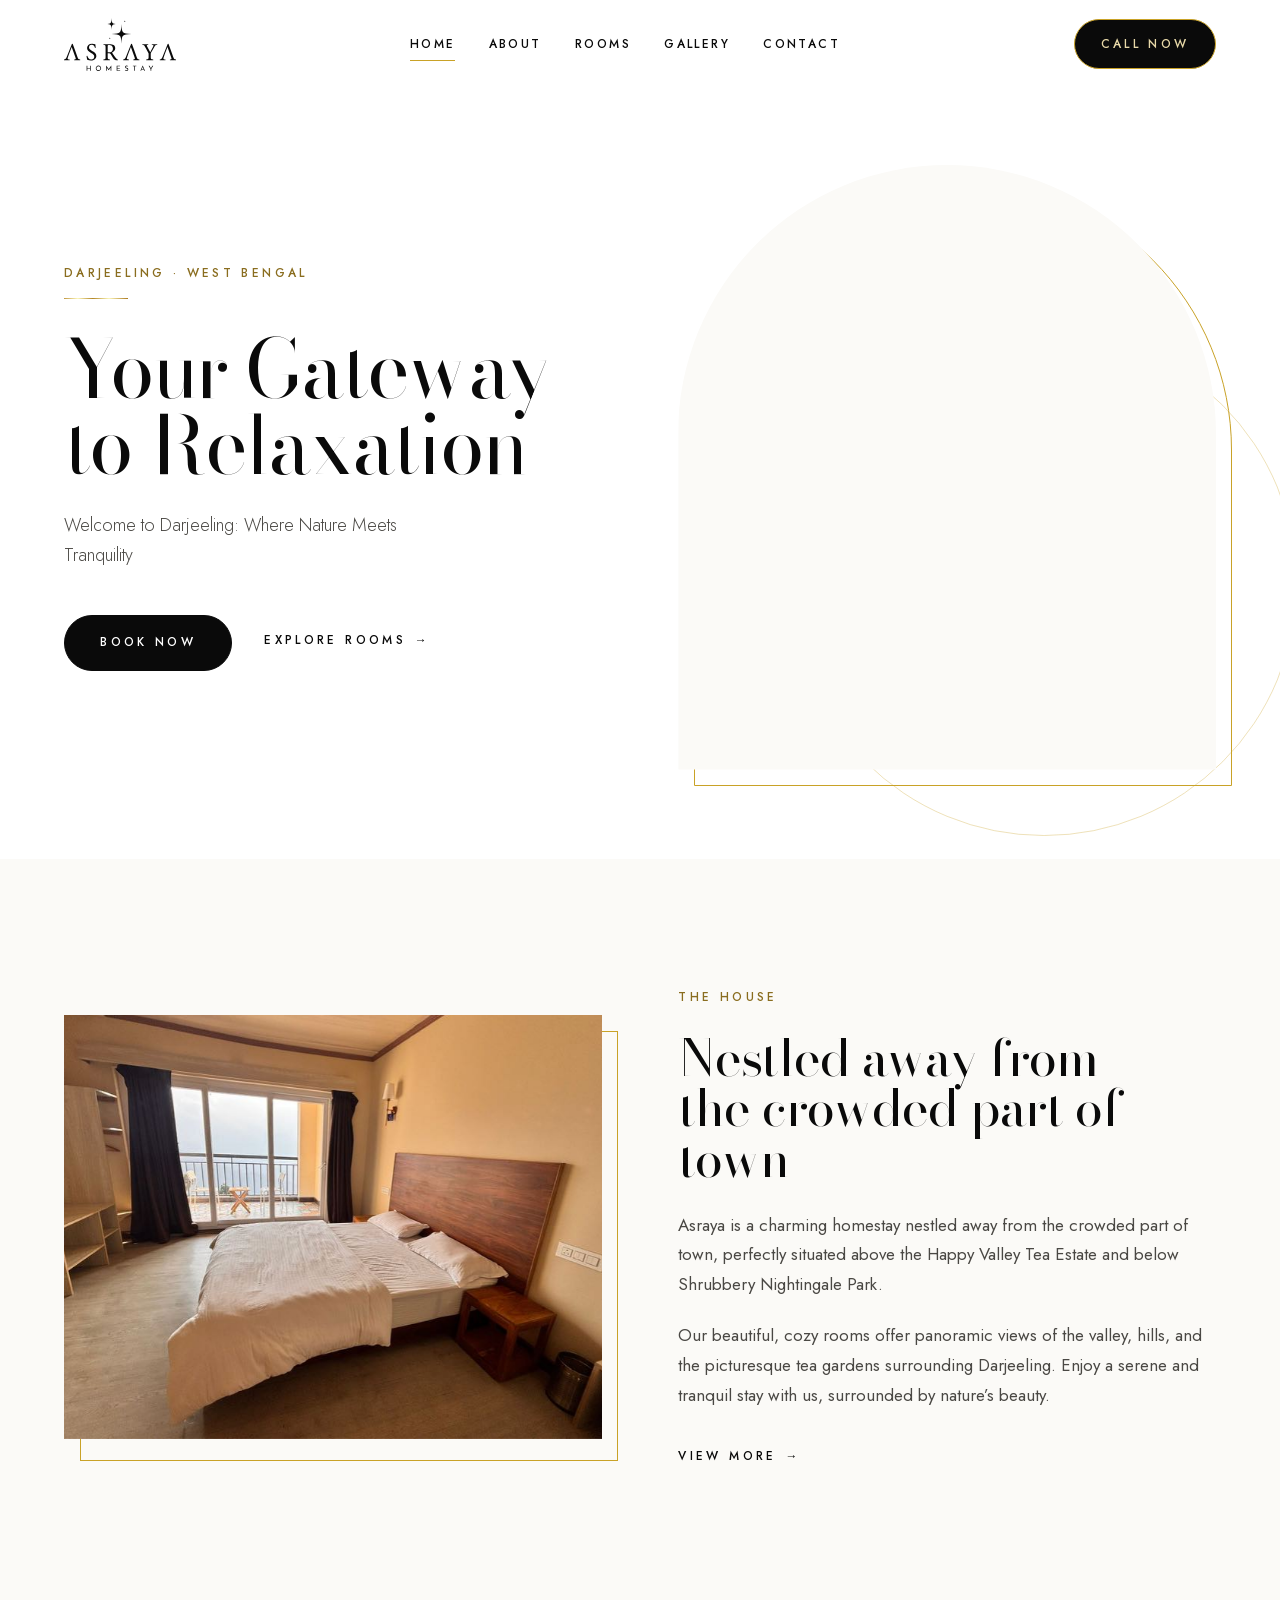
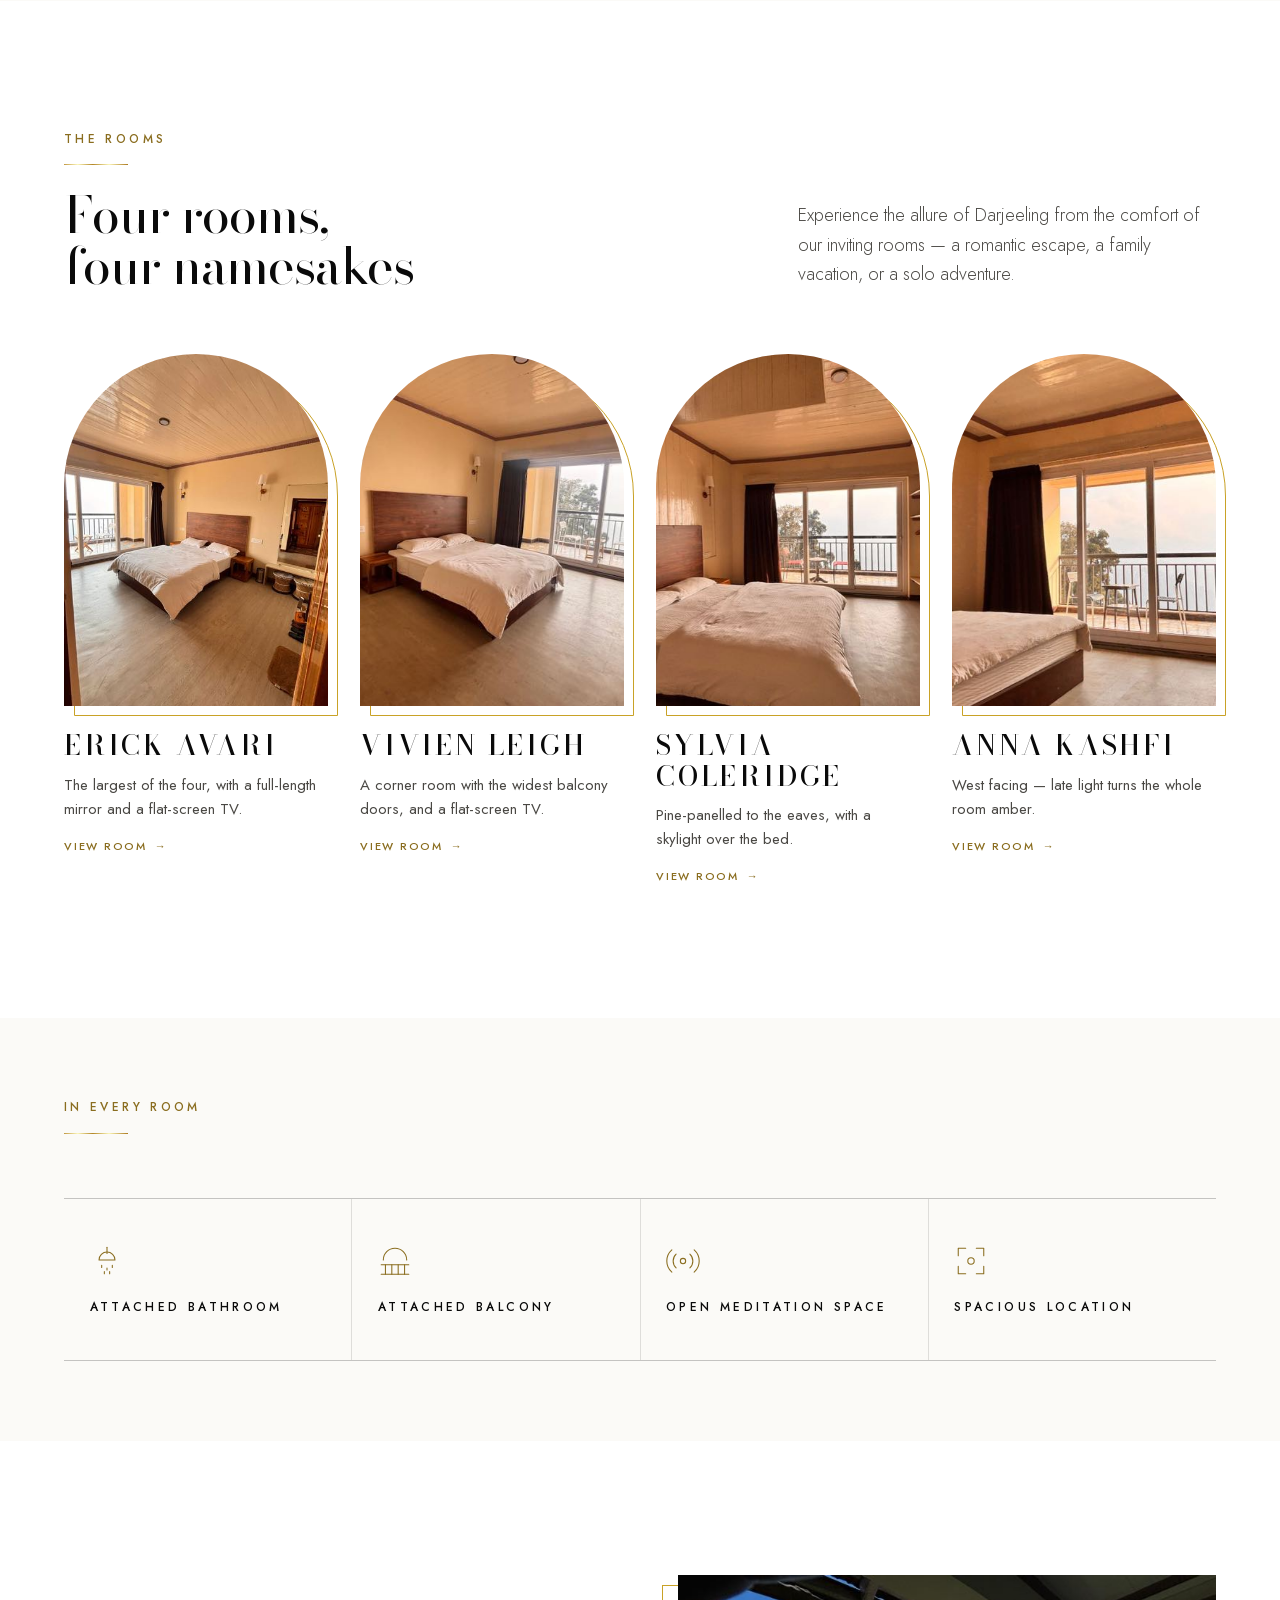
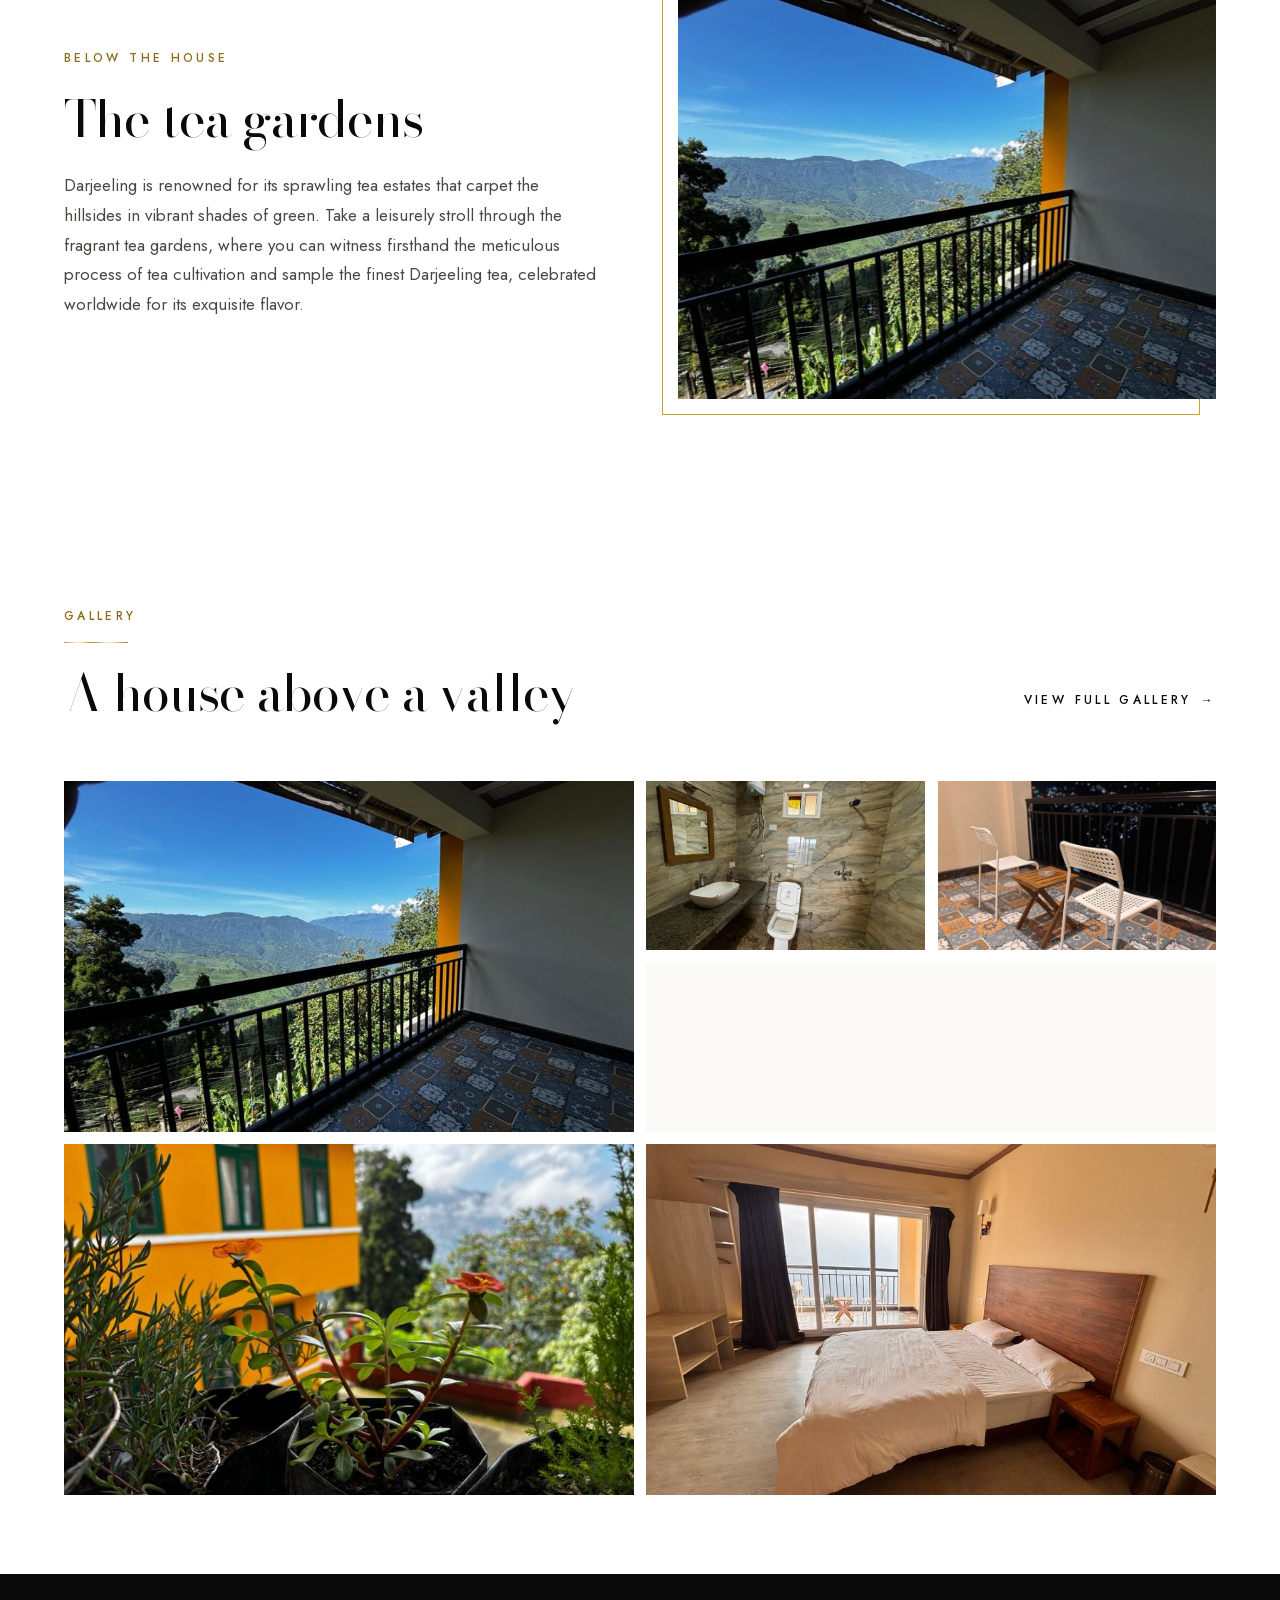
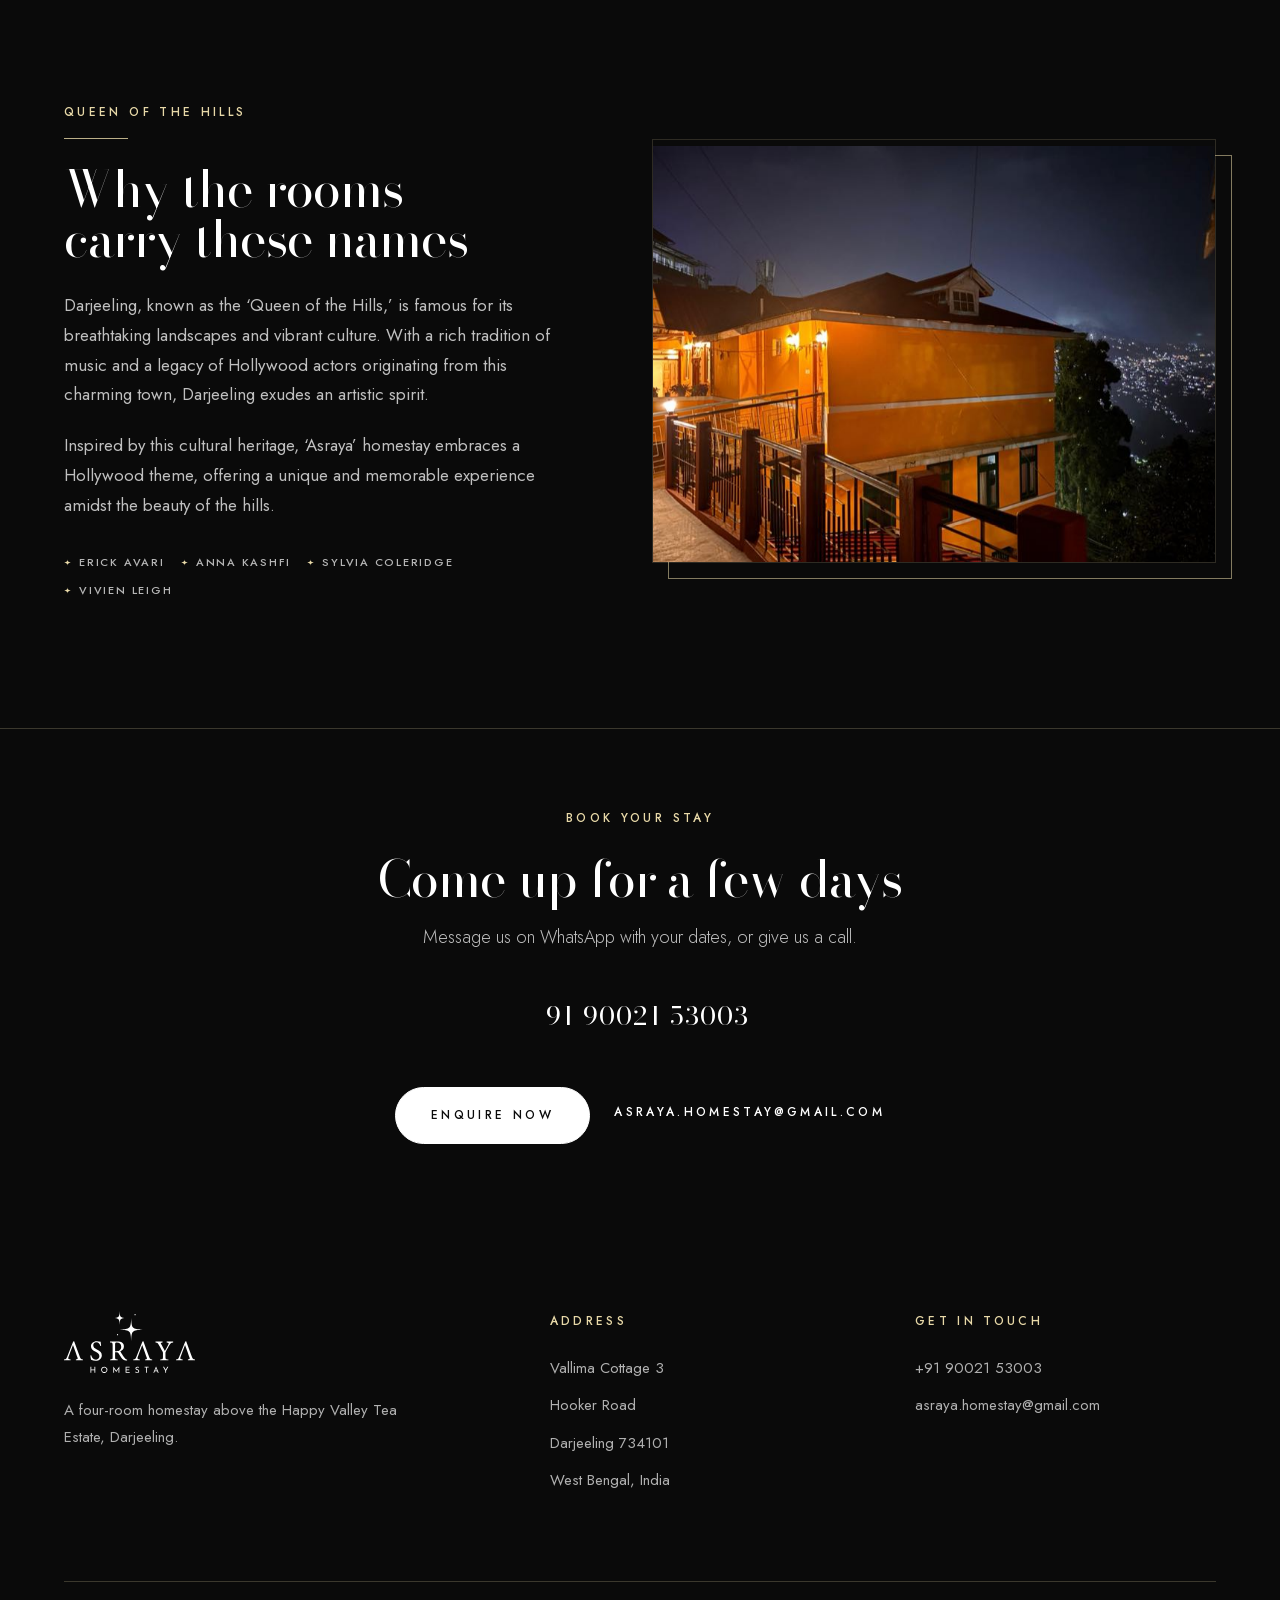
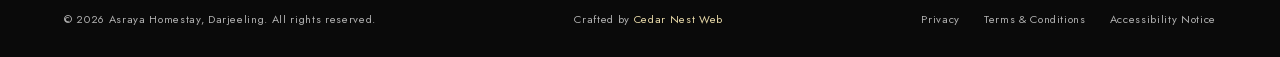
<file: index.html>
<!DOCTYPE html>
<html lang="en">
<head>
<meta charset="utf-8">
<meta name="viewport" content="width=device-width, initial-scale=1">

<title>Asraya Homestay — Darjeeling | Above Happy Valley Tea Estate</title>
<meta name="description" content="A four-room homestay above the Happy Valley Tea Estate in Darjeeling, with panoramic valley views, attached balconies and vegetarian home-cooked meals.">
<link rel="canonical" href="https://asrayahomestay.com/">

<meta property="og:type" content="website">
<meta property="og:title" content="Asraya Homestay — Darjeeling">
<meta property="og:description" content="A four-room homestay above the Happy Valley Tea Estate in Darjeeling, with panoramic valley views and attached balconies.">
<meta property="og:image" content="https://asrayahomestay.com/assets/img/gallery/exterior-dusk.jpg">
<meta name="twitter:card" content="summary_large_image">
<meta name="theme-color" content="#0A0A0A">

<link rel="icon" href="./assets/img/brand/favicon.svg" type="image/svg+xml">

<link rel="preload" href="./assets/fonts/bodoni-moda-var-latin.woff2" as="font" type="font/woff2" crossorigin>
<link rel="preload" href="./assets/fonts/jost-var-latin.woff2" as="font" type="font/woff2" crossorigin>
<link rel="preload" href="./assets/img/hero/balcony-golden-hour.jpg" as="image">
<link rel="stylesheet" href="./assets/css/style.css">

<!-- Sets .js before first paint so animated elements can start hidden.
     Without JS the class never lands and everything renders visible. -->
<script>document.documentElement.classList.add('js');</script>
</head>
<body>

<a class="skip" href="#main">Skip to content</a>

<!-- ===== HEADER ========================================================= -->
<header class="header" id="header">
  <div class="header__inner">
    <a class="logo" href="./index.html">
      <span class="logo__mark" aria-hidden="true"></span>
      <span class="sr-only">Asraya Homestay — home</span>
    </a>

    <nav class="nav" aria-label="Primary">
      <a class="nav__link" href="./index.html" aria-current="page">Home</a>
      <a class="nav__link" href="./about.html">About</a>
      <a class="nav__link" href="./rooms.html">Rooms</a>
      <a class="nav__link" href="./gallery.html">Gallery</a>
      <a class="nav__link" href="./contact.html">Contact</a>
    </nav>

    <div class="header__actions">
      <a class="btn btn--call" href="tel:+919002153003">Call Now</a>
      <button class="burger" type="button" id="burger"
              aria-label="Open menu" aria-expanded="false" aria-controls="drawer">
        <span class="burger__box" aria-hidden="true"><span></span><span></span></span>
      </button>
    </div>
  </div>
</header>

<!-- ===== MOBILE DRAWER ================================================== -->
<div class="drawer" id="drawer" data-open="false" aria-hidden="true">
  <nav class="drawer__list" aria-label="Mobile">
    <a class="drawer__link" href="./index.html" aria-current="page">Home</a>
    <a class="drawer__link" href="./about.html">About</a>
    <a class="drawer__link" href="./rooms.html">Rooms</a>
    <a class="drawer__link" href="./gallery.html">Gallery</a>
    <a class="drawer__link" href="./contact.html">Contact</a>
  </nav>
  <div class="drawer__foot">
    <span class="rule" style="width:180px" aria-hidden="true"><i class="star"></i></span>
    <a class="btn btn--on-ink" href="tel:+919002153003">Call +91 90021 53003</a>
  </div>
</div>

<main id="main" tabindex="-1">

  <!-- ===== HERO ========================================================
       Even halves: the thesis on the left, the portal on the right.
       ================================================================== -->
  <section class="hero">
    <div class="container hero__grid">

      <div class="hero__intro">
        <span class="eyebrow">Darjeeling &middot; West Bengal</span>
        <span class="tick" aria-hidden="true"></span>

        <h1 class="display display--hero hero__title" id="hero-title">
          <span class="word">Your Gateway</span>
          <span class="word">to Relaxation</span>
        </h1>

        <p class="lead hero__lead">
          Welcome to Darjeeling: Where Nature Meets Tranquility
        </p>

        <div class="hero__cta">
          <a class="btn" href="./contact.html#get-in-touch">Book Now</a>
          <a class="tlink" href="./rooms.html">
            Explore rooms <span class="tlink__arrow" aria-hidden="true">&rarr;</span>
          </a>
        </div>
      </div>

      <figure class="arch hero__arch" id="hero-arch">
        <span class="arc hero__arc" aria-hidden="true"></span>
        <div class="arch__frame">
          <img src="./assets/img/hero/balcony-golden-hour.jpg"
               srcset="./assets/img/hero/balcony-golden-hour-sm.jpg 640w,
                       ./assets/img/hero/balcony-golden-hour.jpg 1280w"
               sizes="(max-width: 720px) 92vw, 400px"
               alt="Two chairs and a folding table on an Asraya balcony at golden hour, looking out over Darjeeling town spread across the hillside"
               width="1280" height="960" fetchpriority="high" decoding="async"
               data-parallax>
        </div>
      </figure>

    </div>
  </section>


  <!-- ===== WELCOME ====================================================== -->
  <section class="section section--bone">
    <div class="container split">

      <figure class="mount split__media" data-reveal>
        <div class="mount__frame">
          <img src="./assets/img/gallery/guest-room.jpg"
               srcset="./assets/img/gallery/guest-room-sm.jpg 800w,
                       ./assets/img/gallery/guest-room.jpg 1600w"
               sizes="(max-width: 860px) 92vw, 46vw"
               alt="A guest room at Asraya with a dark wooden headboard, white bedding and sliding doors opening onto the balcony"
               width="1600" height="1200" loading="lazy" decoding="async" data-parallax>
        </div>
      </figure>

      <div class="split__body" data-reveal>
        <span class="eyebrow">The house</span>
        <h2 class="display display--h2">Nestled away from<br>the crowded part of town</h2>
        <div class="prose">
          <p>Asraya is a charming homestay nestled away from the crowded part of town, perfectly situated above the Happy Valley Tea Estate and below Shrubbery Nightingale Park.</p>
          <p>Our beautiful, cozy rooms offer panoramic views of the valley, hills, and the picturesque tea gardens surrounding Darjeeling. Enjoy a serene and tranquil stay with us, surrounded by nature&rsquo;s beauty.</p>
        </div>
        <a class="tlink" href="./about.html">
          View more <span class="tlink__arrow" aria-hidden="true">&rarr;</span>
        </a>
      </div>

    </div>
  </section>


  <!-- ===== THE FOUR ROOMS ===============================================
       Named for screen actors with Darjeeling roots — the most distinctive
       thing about this property, and the thing the old site never explained.
       ================================================================== -->
  <section class="section">
    <div class="container">

      <div class="shead shead--split" data-reveal>
        <div>
          <span class="eyebrow">The rooms</span>
          <span class="tick" aria-hidden="true"></span>
          <h2 class="display display--h2 shead__title">Four rooms,<br>four namesakes</h2>
        </div>
        <p class="lead" style="max-width:38ch">
          Experience the allure of Darjeeling from the comfort of our inviting rooms &mdash;
          a romantic escape, a family vacation, or a solo adventure.
        </p>
      </div>

      <div class="rooms-grid" data-reveal-stagger>

        <a class="rcard" href="./rooms.html#erick-avari" style="--i:0">
          <figure class="arch rcard__media">
            <div class="arch__frame">
              <img src="./assets/img/rooms/erick-avari.jpg"
                   srcset="./assets/img/rooms/erick-avari-sm.jpg 600w,
                           ./assets/img/rooms/erick-avari.jpg 1200w"
                   sizes="(max-width: 520px) 92vw, (max-width: 1024px) 46vw, 23vw"
                   alt="The Erick Avari room: a wide bed facing sliding balcony doors, with a full-length mirror opposite"
                   width="1200" height="1600" loading="lazy" decoding="async">
            </div>
          </figure>
          <h3 class="rcard__name">Erick Avari</h3>
          <p class="rcard__note">The largest of the four, with a full-length mirror and a flat-screen TV.</p>
          <span class="rcard__more">View room <span aria-hidden="true">&rarr;</span></span>
        </a>

        <a class="rcard" href="./rooms.html#vivien-leigh" style="--i:1">
          <figure class="arch rcard__media">
            <div class="arch__frame">
              <img src="./assets/img/rooms/vivien-leigh.jpg"
                   srcset="./assets/img/rooms/vivien-leigh-sm.jpg 640w,
                           ./assets/img/rooms/vivien-leigh.jpg 1280w"
                   sizes="(max-width: 520px) 92vw, (max-width: 1024px) 46vw, 23vw"
                   alt="The Vivien Leigh room: a corner room with wide balcony doors opening to mist over the valley"
                   width="1280" height="960" loading="lazy" decoding="async">
            </div>
          </figure>
          <h3 class="rcard__name">Vivien Leigh</h3>
          <p class="rcard__note">A corner room with the widest balcony doors, and a flat-screen TV.</p>
          <span class="rcard__more">View room <span aria-hidden="true">&rarr;</span></span>
        </a>

        <a class="rcard" href="./rooms.html#sylvia-coleridge" style="--i:2">
          <figure class="arch rcard__media">
            <div class="arch__frame">
              <img src="./assets/img/rooms/sylvia-coleridge.jpg"
                   srcset="./assets/img/rooms/sylvia-coleridge-sm.jpg 700w,
                           ./assets/img/rooms/sylvia-coleridge.jpg 1400w"
                   sizes="(max-width: 520px) 92vw, (max-width: 1024px) 46vw, 23vw"
                   alt="The Sylvia Coleridge room: pine-panelled walls, a skylight cut into the pitched roof, and red chairs on the balcony beyond"
                   width="1400" height="1050" loading="lazy" decoding="async">
            </div>
          </figure>
          <h3 class="rcard__name">Sylvia Coleridge</h3>
          <p class="rcard__note">Pine-panelled to the eaves, with a skylight over the bed.</p>
          <span class="rcard__more">View room <span aria-hidden="true">&rarr;</span></span>
        </a>

        <a class="rcard" href="./rooms.html#anna-kashfi" style="--i:3">
          <figure class="arch rcard__media">
            <div class="arch__frame">
              <img src="./assets/img/rooms/anna-kashfi.jpg"
                   srcset="./assets/img/rooms/anna-kashfi-sm.jpg 700w,
                           ./assets/img/rooms/anna-kashfi.jpg 1400w"
                   sizes="(max-width: 520px) 92vw, (max-width: 1024px) 46vw, 23vw"
                   alt="The Anna Kashfi room: late afternoon light flooding through sliding doors onto the bed"
                   width="1400" height="1050" loading="lazy" decoding="async">
            </div>
          </figure>
          <h3 class="rcard__name">Anna Kashfi</h3>
          <p class="rcard__note">West facing &mdash; late light turns the whole room amber.</p>
          <span class="rcard__more">View room <span aria-hidden="true">&rarr;</span></span>
        </a>

      </div>
    </div>
  </section>


  <!-- ===== FACILITIES =================================================== -->
  <section class="section section--tight section--bone">
    <div class="container">

      <div class="shead" data-reveal>
        <span class="eyebrow">In every room</span>
        <span class="tick" aria-hidden="true"></span>
      </div>

      <ul class="fac-grid" data-reveal-stagger>
        <li class="fac" style="--i:0">
          <span class="fac__icon" aria-hidden="true">
            <svg viewBox="0 0 32 32" stroke-linecap="round" stroke-linejoin="round">
              <path d="M16 3v6"/>
              <path d="M8.5 15a7.5 7.5 0 0 1 15 0z"/>
              <path d="M11 20v2M16 22.5v2M21 20v2M13.5 26v2M18.5 26v2"/>
            </svg>
          </span>
          <span class="fac__name">Attached Bathroom</span>
        </li>
        <li class="fac" style="--i:1">
          <span class="fac__icon" aria-hidden="true">
            <svg viewBox="0 0 32 32" stroke-linecap="round" stroke-linejoin="round">
              <path d="M5 15a11 11 0 0 1 22 0"/>
              <path d="M3 19.5h26M3 28.5h26"/>
              <path d="M7 19.5v9M13 19.5v9M19 19.5v9M25 19.5v9"/>
            </svg>
          </span>
          <span class="fac__name">Attached Balcony</span>
        </li>
        <li class="fac" style="--i:2">
          <span class="fac__icon" aria-hidden="true">
            <svg viewBox="0 0 32 32" stroke-linecap="round" stroke-linejoin="round">
              <circle cx="16" cy="16" r="2.5"/>
              <path d="M22.5 9.5a9 9 0 0 1 0 13M9.5 22.5a9 9 0 0 1 0-13"/>
              <path d="M26.5 5.5a14 14 0 0 1 0 21M5.5 26.5a14 14 0 0 1 0-21"/>
            </svg>
          </span>
          <span class="fac__name">Open Meditation Space</span>
        </li>
        <li class="fac" style="--i:3">
          <span class="fac__icon" aria-hidden="true">
            <svg viewBox="0 0 32 32" stroke-linecap="round" stroke-linejoin="round">
              <path d="M4 11V4h7M21 4h7v7M28 21v7h-7M11 28H4v-7"/>
              <circle cx="16" cy="16" r="3"/>
            </svg>
          </span>
          <span class="fac__name">Spacious Location</span>
        </li>
      </ul>
    </div>
  </section>


  <!-- ===== TEA GARDENS ================================================== -->
  <section class="section">
    <div class="container split split--reverse">

      <figure class="mount mount--flip split__media" data-reveal>
        <div class="mount__frame">
          <img src="./assets/img/gallery/valley-tea-view.jpg"
               srcset="./assets/img/gallery/valley-tea-view-sm.jpg 800w,
                       ./assets/img/gallery/valley-tea-view.jpg 1600w"
               sizes="(max-width: 860px) 92vw, 46vw"
               alt="The view from an Asraya balcony across the valley to the tea gardens and forested ridges beyond"
               width="1600" height="1200" loading="lazy" decoding="async" data-parallax>
        </div>
      </figure>

      <div class="split__body" data-reveal>
        <span class="eyebrow">Below the house</span>
        <h2 class="display display--h2">The tea gardens</h2>
        <div class="prose">
          <p>Darjeeling is renowned for its sprawling tea estates that carpet the hillsides in vibrant shades of green. Take a leisurely stroll through the fragrant tea gardens, where you can witness firsthand the meticulous process of tea cultivation and sample the finest Darjeeling tea, celebrated worldwide for its exquisite flavor.</p>
        </div>
      </div>

    </div>
  </section>


  <!-- ===== GALLERY STRIP ================================================ -->
  <section class="section section--tight">
    <div class="container">

      <div class="shead shead--split" data-reveal>
        <div>
          <span class="eyebrow">Gallery</span>
          <span class="tick" aria-hidden="true"></span>
          <h2 class="display display--h2 shead__title">A house above a valley</h2>
        </div>
        <a class="tlink" href="./gallery.html">
          View full gallery <span class="tlink__arrow" aria-hidden="true">&rarr;</span>
        </a>
      </div>

      <div class="mosaic" data-reveal>
        <a class="mtile mtile--wide mtile--tall" href="./gallery.html">
          <img src="./assets/img/gallery/valley-tea-view.jpg"
               srcset="./assets/img/gallery/valley-tea-view-sm.jpg 800w,
                       ./assets/img/gallery/valley-tea-view.jpg 1600w"
               sizes="(max-width: 760px) 100vw, 50vw"
               alt="Valley and tea gardens seen from the balcony" width="1600" height="1200" loading="lazy" decoding="async">
          <span class="mtile__veil" aria-hidden="true"></span>
          <span class="mtile__cap">Tea garden view</span>
        </a>
        <a class="mtile" href="./gallery.html">
          <img src="./assets/img/gallery/bath-vanity-sm.jpg" alt="Marble bathroom with vessel basin"
               width="800" height="600" loading="lazy" decoding="async">
          <span class="mtile__veil" aria-hidden="true"></span>
          <span class="mtile__cap">Attached bathroom</span>
        </a>
        <a class="mtile" href="./gallery.html">
          <img src="./assets/img/gallery/balcony-night-sm.jpg" alt="Balcony at night above the town lights"
               width="640" height="480" loading="lazy" decoding="async">
          <span class="mtile__veil" aria-hidden="true"></span>
          <span class="mtile__cap">Evening view</span>
        </a>
        <a class="mtile mtile--wide" href="./gallery.html">
          <img src="./assets/img/hero/balcony-golden-hour.jpg"
               srcset="./assets/img/hero/balcony-golden-hour-sm.jpg 800w,
                       ./assets/img/hero/balcony-golden-hour.jpg 1600w"
               sizes="(max-width: 760px) 100vw, 50vw"
               alt="Two chairs and a table on an Asraya balcony at golden hour, above Darjeeling town" width="1280" height="960" loading="lazy" decoding="async">
          <span class="mtile__veil" aria-hidden="true"></span>
          <span class="mtile__cap">Golden hour</span>
        </a>
        <a class="mtile mtile--wide mtile--tall" href="./gallery.html">
          <img src="./assets/img/gallery/garden-blooms.jpg"
               srcset="./assets/img/gallery/garden-blooms-sm.jpg 800w,
                       ./assets/img/gallery/garden-blooms.jpg 1600w"
               sizes="(max-width: 760px) 100vw, 50vw"
               alt="Potted portulaca in flower on the terrace, against Asraya's saffron facade and green window frames" width="1600" height="1200" loading="lazy" decoding="async">
          <span class="mtile__veil" aria-hidden="true"></span>
          <span class="mtile__cap">The terrace</span>
        </a>
        <a class="mtile mtile--wide mtile--tall" href="./gallery.html">
          <img src="./assets/img/gallery/guest-room.jpg"
               srcset="./assets/img/gallery/guest-room-sm.jpg 800w,
                       ./assets/img/gallery/guest-room.jpg 1600w"
               sizes="(max-width: 760px) 100vw, 50vw"
               alt="A guest room with balcony doors" width="1600" height="1200" loading="lazy" decoding="async">
          <span class="mtile__veil" aria-hidden="true"></span>
          <span class="mtile__cap">Guest room</span>
        </a>
      </div>
    </div>
  </section>


  <!-- ===== QUEEN OF THE HILLS (the page turns to night) ================= -->
  <section class="section section--ink feature on-ink">
    <div class="container feature__grid">

      <div data-reveal>
        <span class="eyebrow">Queen of the Hills</span>
        <span class="tick" aria-hidden="true"></span>
        <h2 class="display display--h2 shead__title">Why the rooms<br>carry these names</h2>
        <div class="prose" style="margin-top:1.75rem">
          <p>Darjeeling, known as the &lsquo;Queen of the Hills,&rsquo; is famous for its breathtaking landscapes and vibrant culture. With a rich tradition of music and a legacy of Hollywood actors originating from this charming town, Darjeeling exudes an artistic spirit.</p>
          <p>Inspired by this cultural heritage, &lsquo;Asraya&rsquo; homestay embraces a Hollywood theme, offering a unique and memorable experience amidst the beauty of the hills.</p>
        </div>
        <div class="chips" style="margin-top:2rem">
          <span class="chip"><i class="star" aria-hidden="true"></i>Erick Avari</span>
          <span class="chip"><i class="star" aria-hidden="true"></i>Anna Kashfi</span>
          <span class="chip"><i class="star" aria-hidden="true"></i>Sylvia Coleridge</span>
          <span class="chip"><i class="star" aria-hidden="true"></i>Vivien Leigh</span>
        </div>
      </div>

      <figure class="mount feature__media" data-reveal>
        <div class="mount__frame">
          <img src="./assets/img/gallery/exterior-dusk.jpg"
               srcset="./assets/img/gallery/exterior-dusk-sm.jpg 800w,
                       ./assets/img/gallery/exterior-dusk.jpg 1600w"
               sizes="(max-width: 860px) 92vw, 50vw"
               alt="Asraya's saffron-painted cottage lit from within at dusk, with the lights of Darjeeling town scattered on the hillside below"
               width="1600" height="1200" loading="lazy" decoding="async" data-parallax>
        </div>
      </figure>

    </div>
  </section>


  <!-- ===== BOOKING BAND ================================================= -->
  <section class="section section--tight section--ink booking on-ink" id="book">
    <div class="container container--narrow">
      <div data-reveal>
        <span class="eyebrow">Book your stay</span>
        <h2 class="display display--h2 booking__title">Come up for a few days</h2>
        <p class="lead booking__sub">
          Message us on WhatsApp with your dates, or give us a call.
        </p>

        <div class="booking__numbers">
          <a class="booking__num" href="tel:+919002153003">+91 90021 53003</a>
        </div>

        <div class="booking__cta">
          <a class="btn btn--on-ink" href="./contact.html#get-in-touch">Enquire now</a>
          <a class="tlink" href="mailto:asraya.homestay@gmail.com">
            asraya.homestay@gmail.com
          </a>
        </div>
      </div>
    </div>
  </section>

</main>


<!-- ===== FOOTER ========================================================= -->
<footer class="footer">
  <div class="container">
    <div class="footer__top">

      <div>
        <span class="footer__logo" aria-hidden="true"></span>
        <p style="margin-top:1.5rem;max-width:34ch;font-size:var(--fs-small)">
          A four-room homestay above the Happy Valley Tea Estate, Darjeeling.
        </p>
      </div>

      <div>
        <h2 class="footer__title">Address</h2>
        <address class="footer__list" style="font-style:normal">
          <span>Vallima Cottage 3</span>
          <span>Hooker Road</span>
          <span>Darjeeling 734101</span>
          <span>West Bengal, India</span>
        </address>
      </div>

      <div>
        <h2 class="footer__title">Get in touch</h2>
        <ul class="footer__list">
          <li><a href="tel:+919002153003">+91 90021 53003</a></li>
          
          <li><a href="mailto:asraya.homestay@gmail.com">asraya.homestay@gmail.com</a></li>
        </ul>
      </div>

    </div>

    <div class="footer__bottom">
      <span>&copy; <span id="year">2026</span> Asraya Homestay, Darjeeling. All rights reserved.</span>
      <span class="footer__craft">Crafted by
        <a href="https://cedarnestweb.vercel.app/" target="_blank" rel="noopener">Cedar Nest Web</a>
      </span>
      <nav class="footer__legal" aria-label="Legal">
        <a href="https://asrayahomestay.com/privacy/">Privacy</a>
        <a href="https://asrayahomestay.com/terms-and-conditions/">Terms &amp; Conditions</a>
        <a href="https://asrayahomestay.com/accessibility-notice/">Accessibility Notice</a>
      </nav>
    </div>
  </div>
</footer>


<!-- ===== FLOATING WHATSAPP ============================================== -->
<a class="wa" id="wa" data-visible="false"
   href="./contact.html#get-in-touch">
  <span class="wa__ring" aria-hidden="true"></span>
  <span class="wa__icon" aria-hidden="true">
    <svg viewBox="0 0 24 24"><path d="M17.47 14.38c-.3-.15-1.76-.87-2.03-.97-.27-.1-.47-.15-.67.15-.2.3-.77.96-.94 1.16-.17.2-.35.22-.65.07-.3-.15-1.25-.46-2.39-1.47-.88-.79-1.48-1.76-1.65-2.06-.17-.3-.02-.46.13-.61.13-.13.3-.35.45-.52.15-.17.2-.3.3-.5.1-.2.05-.37-.02-.52-.08-.15-.67-1.61-.92-2.21-.24-.58-.49-.5-.67-.51h-.57c-.2 0-.52.07-.79.37-.27.3-1.04 1.01-1.04 2.48s1.06 2.87 1.21 3.07c.15.2 2.1 3.2 5.08 4.49.71.3 1.26.49 1.69.63.71.22 1.36.19 1.87.12.57-.09 1.76-.72 2.01-1.41.25-.7.25-1.29.17-1.42-.07-.13-.27-.2-.57-.35zM12.04 21.5h-.01a9.44 9.44 0 0 1-4.8-1.32l-.34-.2-3.57.94.95-3.48-.22-.36a9.42 9.42 0 0 1-1.44-5.03c0-5.2 4.24-9.44 9.45-9.44 2.52 0 4.89.99 6.67 2.77a9.38 9.38 0 0 1 2.76 6.68c0 5.2-4.24 9.44-9.45 9.44zM20.5 3.49A11.36 11.36 0 0 0 12.04 0C5.77 0 .67 5.1.67 11.37c0 2 .52 3.95 1.52 5.67L.57 24l7.1-1.86a11.34 11.34 0 0 0 5.42 1.38h.01c6.26 0 11.36-5.1 11.36-11.37 0-3.04-1.18-5.89-3.33-8.04z"/></svg>
  </span>
  <span class="wa__label">Book on WhatsApp</span>
  <span class="sr-only">Go to the booking enquiry form, which sends your details to us on WhatsApp</span>
</a>


<script type="application/ld+json">
{
  "@context": "https://schema.org",
  "@type": "LodgingBusiness",
  "name": "Asraya Homestay",
  "description": "A four-room homestay above the Happy Valley Tea Estate in Darjeeling, with panoramic valley views, attached balconies and vegetarian home-cooked meals.",
  "url": "https://asrayahomestay.com/",
  "image": "https://asrayahomestay.com/assets/img/gallery/exterior-dusk.jpg",
  "email": "asraya.homestay@gmail.com",
  "telephone": "+919002153003",
  "numberOfRooms": 4,
  "address": {
    "@type": "PostalAddress",
    "streetAddress": "Vallima Cottage 3, Hooker Road",
    "addressLocality": "Darjeeling",
    "addressRegion": "West Bengal",
    "postalCode": "734101",
    "addressCountry": "IN"
  },
  "amenityFeature": [
    { "@type": "LocationFeatureSpecification", "name": "Attached Bathroom", "value": true },
    { "@type": "LocationFeatureSpecification", "name": "Attached Balcony", "value": true },
    { "@type": "LocationFeatureSpecification", "name": "Open Meditation Space", "value": true },
    { "@type": "LocationFeatureSpecification", "name": "High-speed internet access", "value": true }
  ]
}
</script>

<script src="./assets/js/main.js" defer></script>
</body>
</html>
</file>
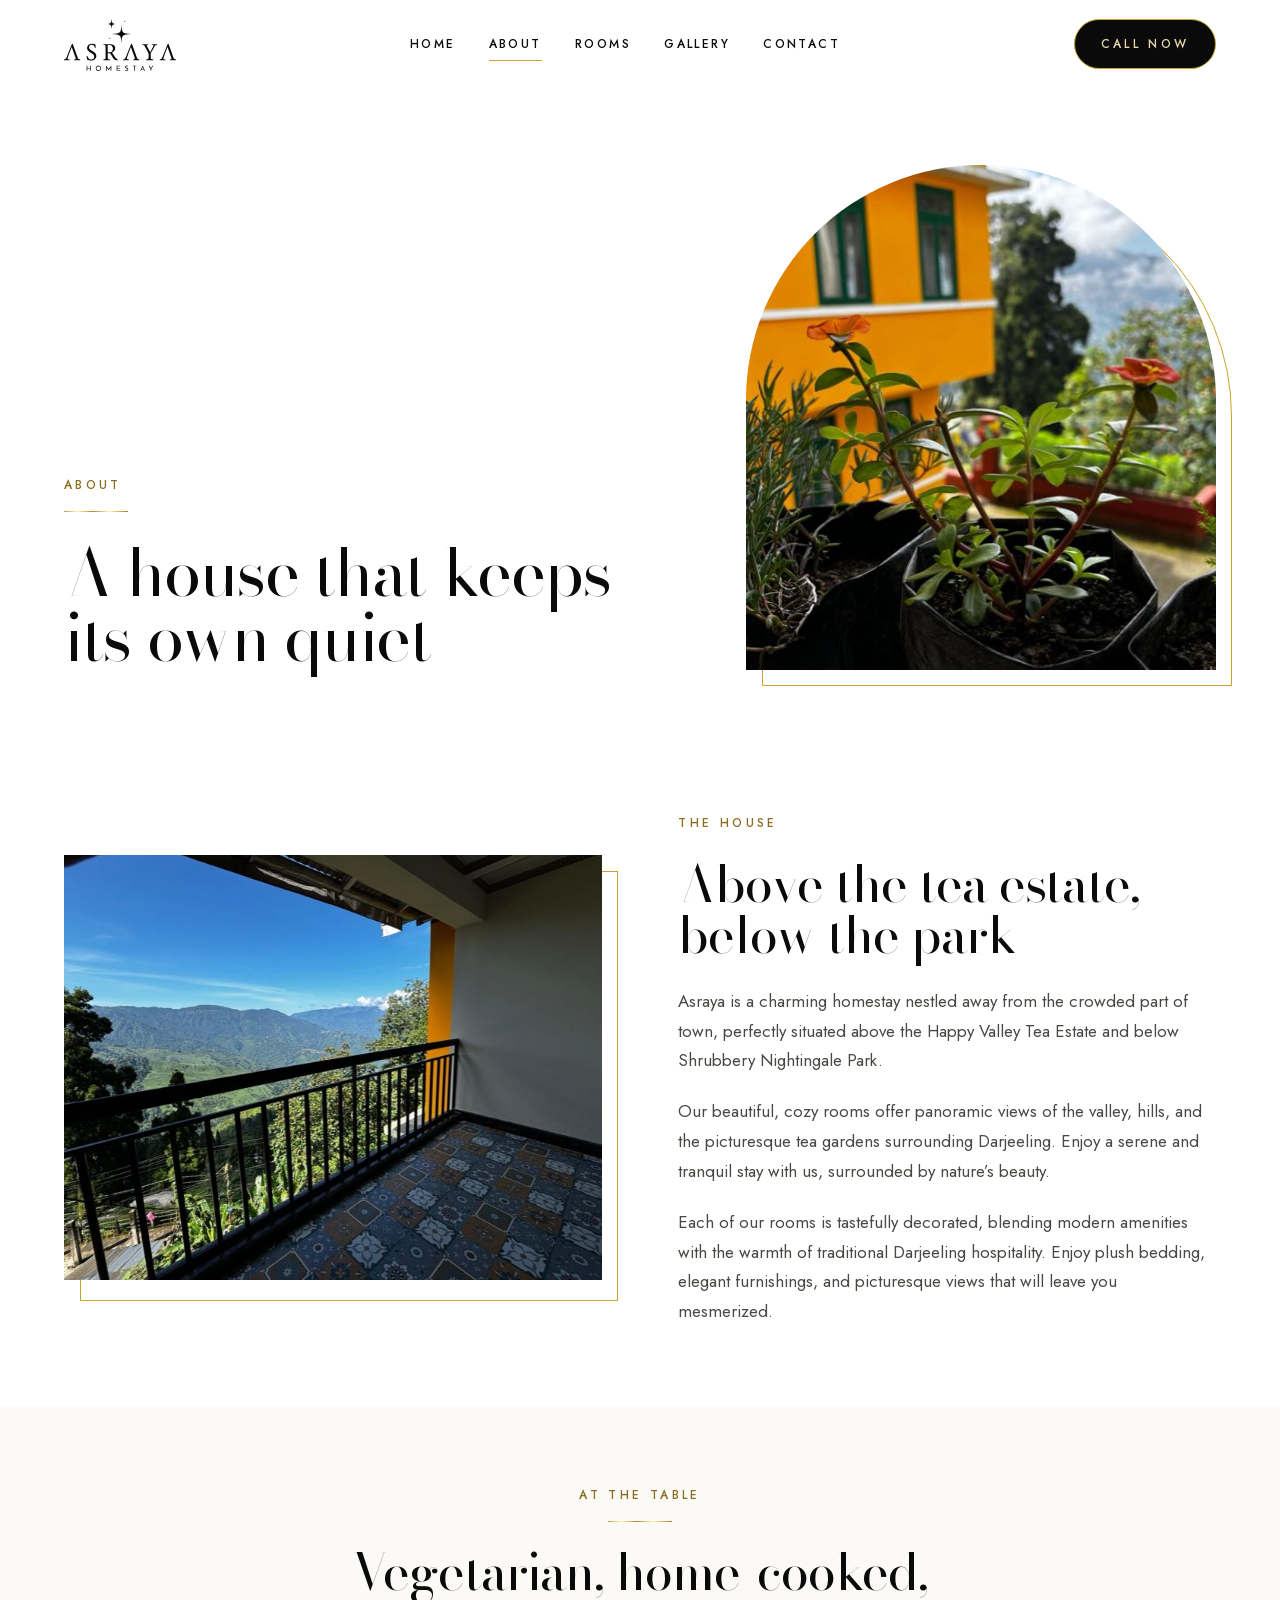
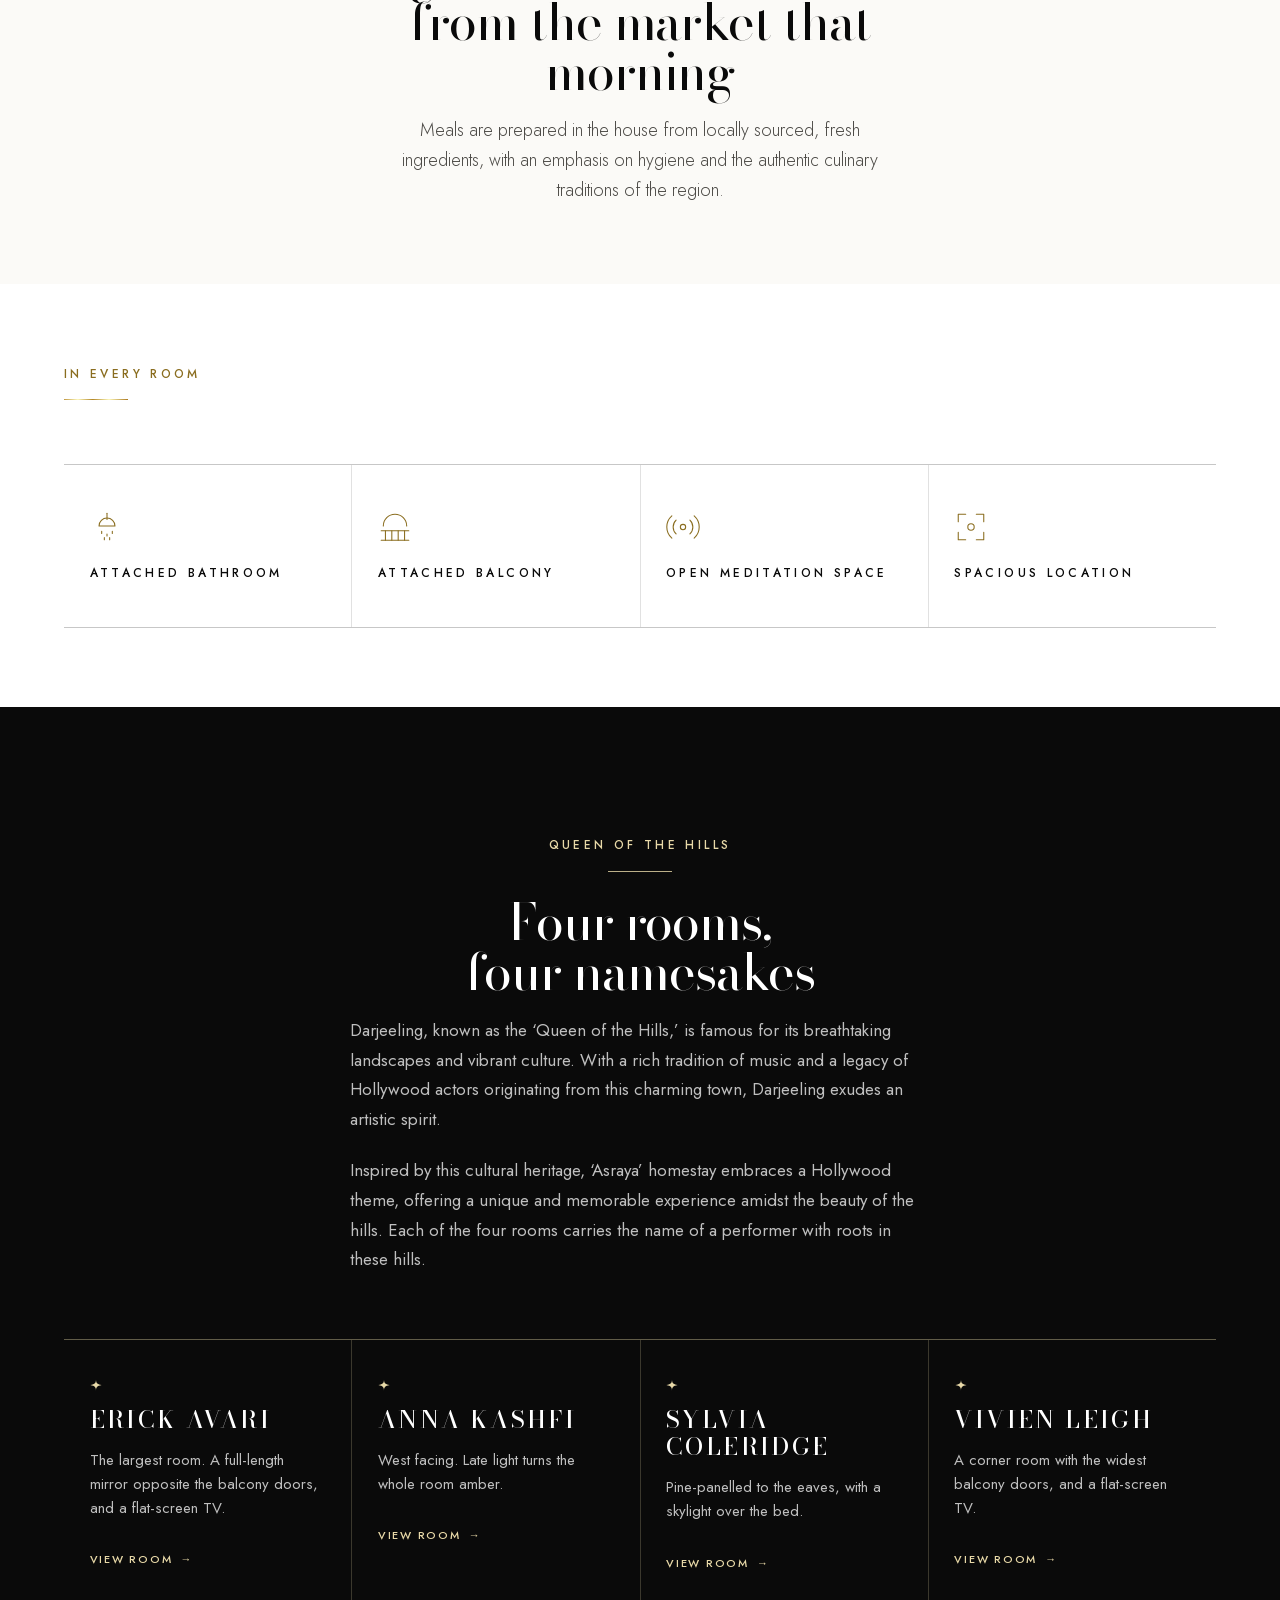
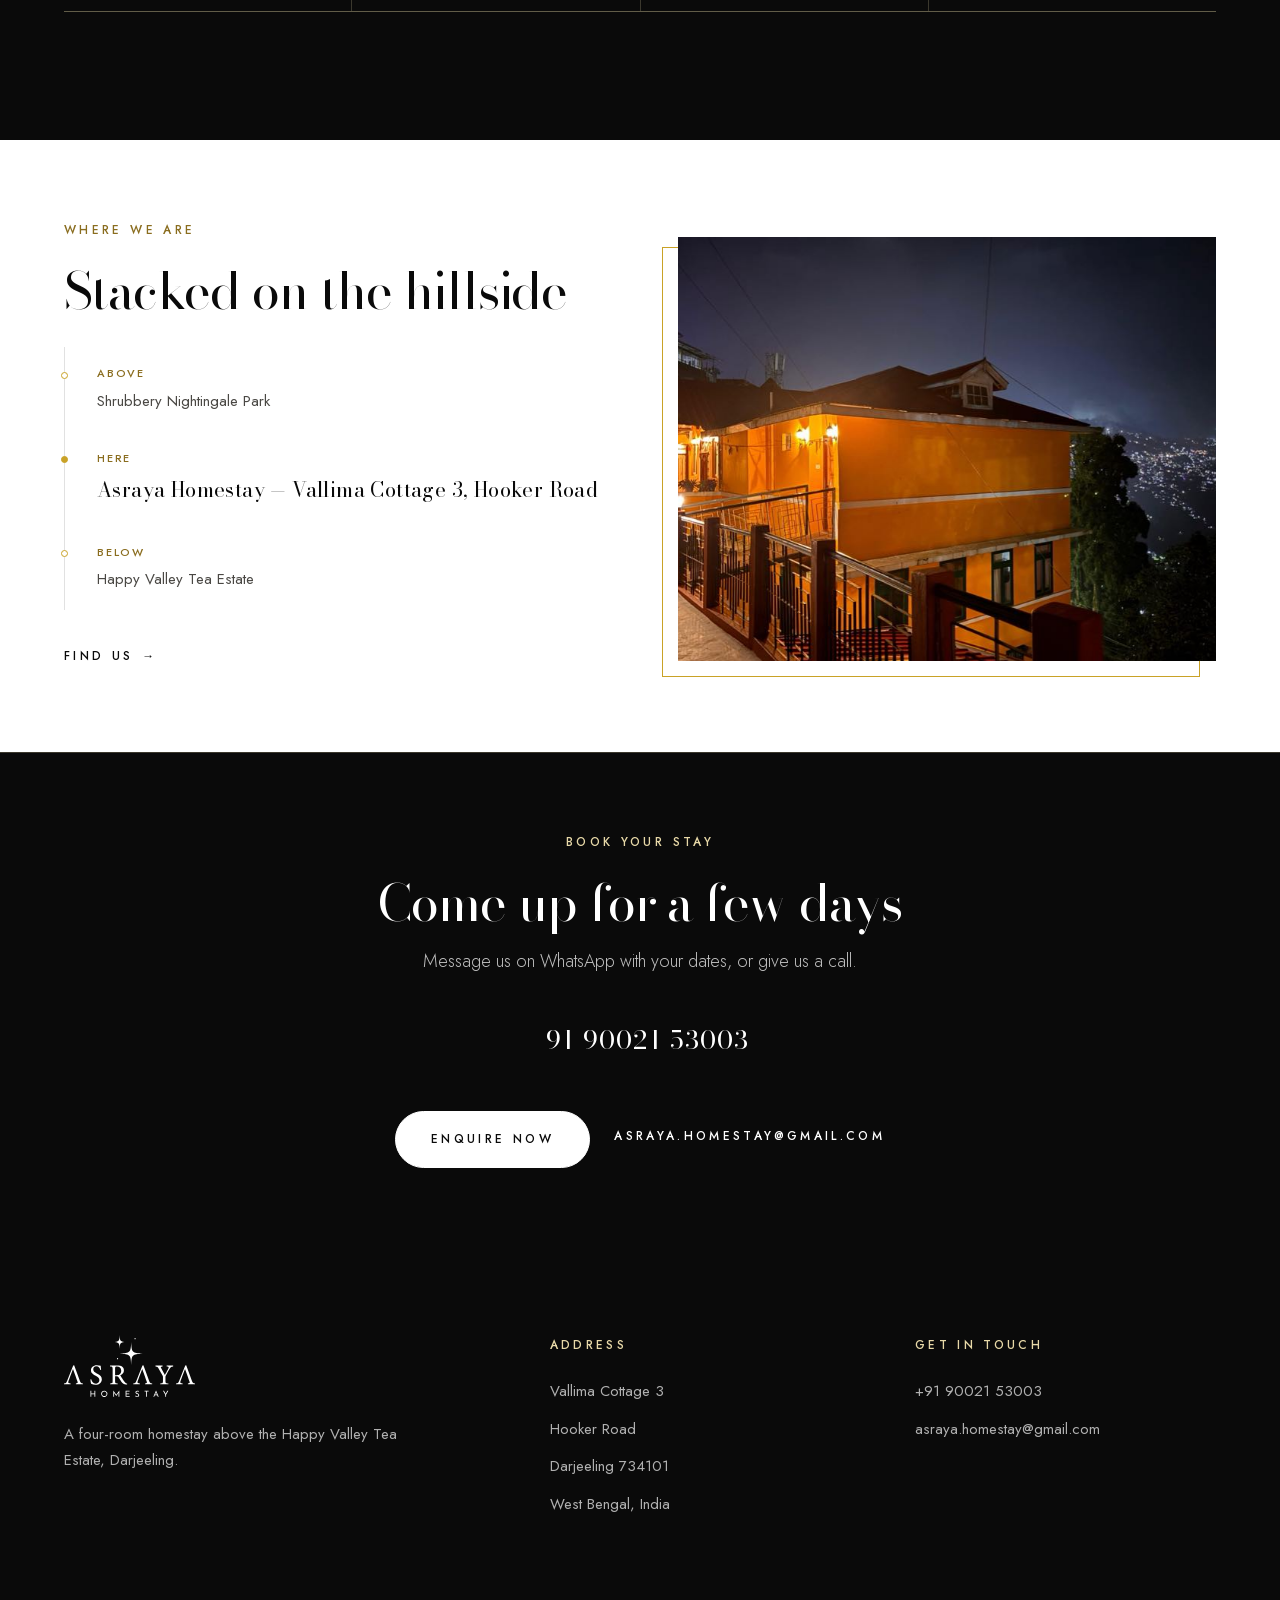
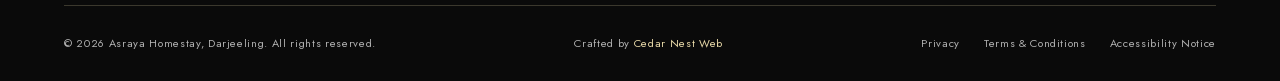
<file: about.html>
<!DOCTYPE html>
<html lang="en">
<head>
<meta charset="utf-8">
<meta name="viewport" content="width=device-width, initial-scale=1">

<title>About — Asraya Homestay, Darjeeling</title>
<meta name="description" content="Asraya is a four-room homestay above the Happy Valley Tea Estate in Darjeeling. Home-cooked vegetarian meals, attached balconies, and rooms named for Darjeeling's screen actors.">
<link rel="canonical" href="https://asrayahomestay.com/about.html">

<meta property="og:type" content="website">
<meta property="og:title" content="About — Asraya Homestay, Darjeeling">
<meta property="og:description" content="A four-room homestay above the Happy Valley Tea Estate, with rooms named for Darjeeling's screen actors.">
<meta property="og:image" content="https://asrayahomestay.com/assets/img/gallery/garden-blooms.jpg">
<meta name="twitter:card" content="summary_large_image">
<meta name="theme-color" content="#0A0A0A">

<link rel="icon" href="./assets/img/brand/favicon.svg" type="image/svg+xml">

<link rel="preload" href="./assets/fonts/bodoni-moda-var-latin.woff2" as="font" type="font/woff2" crossorigin>
<link rel="preload" href="./assets/fonts/jost-var-latin.woff2" as="font" type="font/woff2" crossorigin>
<link rel="stylesheet" href="./assets/css/style.css">
<script>document.documentElement.classList.add('js');</script>
</head>
<body>

<a class="skip" href="#main">Skip to content</a>

<header class="header" id="header">
  <div class="header__inner">
    <a class="logo" href="./index.html">
      <span class="logo__mark" aria-hidden="true"></span>
      <span class="sr-only">Asraya Homestay — home</span>
    </a>
    <nav class="nav" aria-label="Primary">
      <a class="nav__link" href="./index.html">Home</a>
      <a class="nav__link" href="./about.html" aria-current="page">About</a>
      <a class="nav__link" href="./rooms.html">Rooms</a>
      <a class="nav__link" href="./gallery.html">Gallery</a>
      <a class="nav__link" href="./contact.html">Contact</a>
    </nav>
    <div class="header__actions">
      <a class="btn btn--call" href="tel:+919002153003">Call Now</a>
      <button class="burger" type="button" id="burger"
              aria-label="Open menu" aria-expanded="false" aria-controls="drawer">
        <span class="burger__box" aria-hidden="true"><span></span><span></span></span>
      </button>
    </div>
  </div>
</header>

<div class="drawer" id="drawer" data-open="false" aria-hidden="true">
  <nav class="drawer__list" aria-label="Mobile">
    <a class="drawer__link" href="./index.html">Home</a>
    <a class="drawer__link" href="./about.html" aria-current="page">About</a>
    <a class="drawer__link" href="./rooms.html">Rooms</a>
    <a class="drawer__link" href="./gallery.html">Gallery</a>
    <a class="drawer__link" href="./contact.html">Contact</a>
  </nav>
  <div class="drawer__foot">
    <span class="rule" style="width:180px" aria-hidden="true"><i class="star"></i></span>
    <a class="btn btn--on-ink" href="tel:+919002153003">Call +91 90021 53003</a>
  </div>
</div>

<main id="main" tabindex="-1">

  <!-- ===== PAGE HEAD ==================================================== -->
  <section class="phead">
    <div class="container phead__grid">
      <div>
        <span class="eyebrow">About</span>
        <span class="tick" aria-hidden="true"></span>
        <h1 class="display display--h1 phead__title">A house that keeps<br>its own quiet</h1>
      </div>
      <figure class="arch phead__media">
        <div class="arch__frame">
          <img src="./assets/img/gallery/garden-blooms.jpg"
               srcset="./assets/img/gallery/garden-blooms-sm.jpg 800w,
                       ./assets/img/gallery/garden-blooms.jpg 1600w"
               sizes="(max-width: 820px) 92vw, 470px"
               alt="Potted portulaca in flower on Asraya's terrace, against the saffron facade and green window frames"
               width="1600" height="1200" fetchpriority="high" decoding="async" data-parallax>
        </div>
      </figure>
    </div>
  </section>


  <!-- ===== THE STORY ==================================================== -->
  <section class="section section--tight">
    <div class="container split">
      <figure class="mount split__media" data-reveal>
        <div class="mount__frame">
          <img src="./assets/img/gallery/valley-tea-view.jpg"
               srcset="./assets/img/gallery/valley-tea-view-sm.jpg 800w,
                       ./assets/img/gallery/valley-tea-view.jpg 1600w"
               sizes="(max-width: 860px) 92vw, 46vw"
               alt="The valley and tea gardens seen from an Asraya balcony, with forested ridges beyond"
               width="1600" height="1200" loading="lazy" decoding="async" data-parallax>
        </div>
      </figure>
      <div class="split__body" data-reveal>
        <span class="eyebrow">The house</span>
        <h2 class="display display--h2">Above the tea estate,<br>below the park</h2>
        <div class="prose">
          <p>Asraya is a charming homestay nestled away from the crowded part of town, perfectly situated above the Happy Valley Tea Estate and below Shrubbery Nightingale Park.</p>
          <p>Our beautiful, cozy rooms offer panoramic views of the valley, hills, and the picturesque tea gardens surrounding Darjeeling. Enjoy a serene and tranquil stay with us, surrounded by nature&rsquo;s beauty.</p>
          <p>Each of our rooms is tastefully decorated, blending modern amenities with the warmth of traditional Darjeeling hospitality. Enjoy plush bedding, elegant furnishings, and picturesque views that will leave you mesmerized.</p>
        </div>
      </div>
    </div>
  </section>


  <!-- ===== AT THE TABLE ================================================= -->
  <section class="section section--tight section--bone">
    <div class="container container--narrow" data-reveal>
      <div class="shead shead--center">
        <span class="eyebrow">At the table</span>
        <span class="tick" aria-hidden="true"></span>
        <h2 class="display display--h2 shead__title">Vegetarian, home-cooked,<br>from the market that morning</h2>
        <p class="lead shead__sub" style="margin-inline:auto">
          Meals are prepared in the house from locally sourced, fresh ingredients, with an emphasis
          on hygiene and the authentic culinary traditions of the region.
        </p>
      </div>
    </div>
  </section>


  <!-- ===== FACILITIES =================================================== -->
  <section class="section section--tight">
    <div class="container">
      <div class="shead" data-reveal>
        <span class="eyebrow">In every room</span>
        <span class="tick" aria-hidden="true"></span>
      </div>
      <ul class="fac-grid" data-reveal-stagger>
        <li class="fac" style="--i:0">
          <span class="fac__icon" aria-hidden="true">
            <svg viewBox="0 0 32 32" stroke-linecap="round" stroke-linejoin="round">
              <path d="M16 3v6"/><path d="M8.5 15a7.5 7.5 0 0 1 15 0z"/>
              <path d="M11 20v2M16 22.5v2M21 20v2M13.5 26v2M18.5 26v2"/>
            </svg>
          </span>
          <span class="fac__name">Attached Bathroom</span>
        </li>
        <li class="fac" style="--i:1">
          <span class="fac__icon" aria-hidden="true">
            <svg viewBox="0 0 32 32" stroke-linecap="round" stroke-linejoin="round">
              <path d="M5 15a11 11 0 0 1 22 0"/><path d="M3 19.5h26M3 28.5h26"/>
              <path d="M7 19.5v9M13 19.5v9M19 19.5v9M25 19.5v9"/>
            </svg>
          </span>
          <span class="fac__name">Attached Balcony</span>
        </li>
        <li class="fac" style="--i:2">
          <span class="fac__icon" aria-hidden="true">
            <svg viewBox="0 0 32 32" stroke-linecap="round" stroke-linejoin="round">
              <circle cx="16" cy="16" r="2.5"/>
              <path d="M22.5 9.5a9 9 0 0 1 0 13M9.5 22.5a9 9 0 0 1 0-13"/>
              <path d="M26.5 5.5a14 14 0 0 1 0 21M5.5 26.5a14 14 0 0 1 0-21"/>
            </svg>
          </span>
          <span class="fac__name">Open Meditation Space</span>
        </li>
        <li class="fac" style="--i:3">
          <span class="fac__icon" aria-hidden="true">
            <svg viewBox="0 0 32 32" stroke-linecap="round" stroke-linejoin="round">
              <path d="M4 11V4h7M21 4h7v7M28 21v7h-7M11 28H4v-7"/><circle cx="16" cy="16" r="3"/>
            </svg>
          </span>
          <span class="fac__name">Spacious Location</span>
        </li>
      </ul>
    </div>
  </section>


  <!-- ===== THE NAMESAKES (ink) ==========================================
       The premise the old site mentioned once and never explained.
       ================================================================== -->
  <section class="section section--ink on-ink">
    <div class="container">

      <div class="shead shead--center" data-reveal>
        <span class="eyebrow">Queen of the Hills</span>
        <span class="tick" aria-hidden="true"></span>
        <h2 class="display display--h2 shead__title">Four rooms,<br>four namesakes</h2>
        <div class="prose shead__sub" style="margin-inline:auto;text-align:left">
          <p>Darjeeling, known as the &lsquo;Queen of the Hills,&rsquo; is famous for its breathtaking landscapes and vibrant culture. With a rich tradition of music and a legacy of Hollywood actors originating from this charming town, Darjeeling exudes an artistic spirit.</p>
          <p>Inspired by this cultural heritage, &lsquo;Asraya&rsquo; homestay embraces a Hollywood theme, offering a unique and memorable experience amidst the beauty of the hills. Each of the four rooms carries the name of a performer with roots in these hills.</p>
        </div>
      </div>

      <ul class="names" data-reveal-stagger>
        <li class="name" style="--i:0">
          <span class="star name__star" aria-hidden="true"></span>
          <h3 class="name__title">Erick Avari</h3>
          <p class="name__note">The largest room. A full-length mirror opposite the balcony doors, and a flat-screen TV.</p>
          <a class="rcard__more" href="./rooms.html#erick-avari">View room <span aria-hidden="true">&rarr;</span></a>
        </li>
        <li class="name" style="--i:1">
          <span class="star name__star" aria-hidden="true"></span>
          <h3 class="name__title">Anna Kashfi</h3>
          <p class="name__note">West facing. Late light turns the whole room amber.</p>
          <a class="rcard__more" href="./rooms.html#anna-kashfi">View room <span aria-hidden="true">&rarr;</span></a>
        </li>
        <li class="name" style="--i:2">
          <span class="star name__star" aria-hidden="true"></span>
          <h3 class="name__title">Sylvia Coleridge</h3>
          <p class="name__note">Pine-panelled to the eaves, with a skylight over the bed.</p>
          <a class="rcard__more" href="./rooms.html#sylvia-coleridge">View room <span aria-hidden="true">&rarr;</span></a>
        </li>
        <li class="name" style="--i:3">
          <span class="star name__star" aria-hidden="true"></span>
          <h3 class="name__title">Vivien Leigh</h3>
          <p class="name__note">A corner room with the widest balcony doors, and a flat-screen TV.</p>
          <a class="rcard__more" href="./rooms.html#vivien-leigh">View room <span aria-hidden="true">&rarr;</span></a>
        </li>
      </ul>
    </div>
  </section>


  <!-- ===== WHERE WE ARE ================================================= -->
  <section class="section section--tight">
    <div class="container split split--reverse">
      <figure class="mount mount--flip split__media" data-reveal>
        <div class="mount__frame">
          <img src="./assets/img/gallery/exterior-dusk.jpg"
               srcset="./assets/img/gallery/exterior-dusk-sm.jpg 800w,
                       ./assets/img/gallery/exterior-dusk.jpg 1600w"
               sizes="(max-width: 860px) 92vw, 46vw"
               alt="Asraya's saffron-painted cottage lit from within at dusk, above the scattered lights of Darjeeling town"
               width="1600" height="1200" loading="lazy" decoding="async" data-parallax>
        </div>
      </figure>
      <div class="split__body" data-reveal>
        <span class="eyebrow">Where we are</span>
        <h2 class="display display--h2">Stacked on the hillside</h2>

        <ol class="elev">
          <li class="elev__step">
            <span class="elev__label">Above</span>
            <span class="elev__place">Shrubbery Nightingale Park</span>
          </li>
          <li class="elev__step elev__step--here">
            <span class="elev__label">Here</span>
            <span class="elev__place">Asraya Homestay &mdash; Vallima Cottage 3, Hooker Road</span>
          </li>
          <li class="elev__step">
            <span class="elev__label">Below</span>
            <span class="elev__place">Happy Valley Tea Estate</span>
          </li>
        </ol>

        <a class="tlink" href="./contact.html#get-in-touch">
          Find us <span class="tlink__arrow" aria-hidden="true">&rarr;</span>
        </a>
      </div>
    </div>
  </section>


  <!-- ===== BOOKING BAND ================================================= -->
  <section class="section section--tight section--ink booking on-ink">
    <div class="container container--narrow">
      <div data-reveal>
        <span class="eyebrow">Book your stay</span>
        <h2 class="display display--h2 booking__title">Come up for a few days</h2>
        <p class="lead booking__sub">
          Message us on WhatsApp with your dates, or give us a call.
        </p>
        <div class="booking__numbers">
          <a class="booking__num" href="tel:+919002153003">+91 90021 53003</a>
        </div>
        <div class="booking__cta">
          <a class="btn btn--on-ink" href="./contact.html#get-in-touch">Enquire now</a>
          <a class="tlink" href="mailto:asraya.homestay@gmail.com">asraya.homestay@gmail.com</a>
        </div>
      </div>
    </div>
  </section>

</main>

<footer class="footer">
  <div class="container">
    <div class="footer__top">
      <div>
        <span class="footer__logo" aria-hidden="true"></span>
        <p style="margin-top:1.5rem;max-width:34ch;font-size:var(--fs-small)">
          A four-room homestay above the Happy Valley Tea Estate, Darjeeling.
        </p>
      </div>
      <div>
        <h2 class="footer__title">Address</h2>
        <address class="footer__list" style="font-style:normal">
          <span>Vallima Cottage 3</span>
          <span>Hooker Road</span>
          <span>Darjeeling 734101</span>
          <span>West Bengal, India</span>
        </address>
      </div>
      <div>
        <h2 class="footer__title">Get in touch</h2>
        <ul class="footer__list">
          <li><a href="tel:+919002153003">+91 90021 53003</a></li>
          
          <li><a href="mailto:asraya.homestay@gmail.com">asraya.homestay@gmail.com</a></li>
        </ul>
      </div>
    </div>
    <div class="footer__bottom">
      <span>&copy; <span id="year">2026</span> Asraya Homestay, Darjeeling. All rights reserved.</span>
      <span class="footer__craft">Crafted by
        <a href="https://cedarnestweb.vercel.app/" target="_blank" rel="noopener">Cedar Nest Web</a>
      </span>
      <nav class="footer__legal" aria-label="Legal">
        <a href="https://asrayahomestay.com/privacy/">Privacy</a>
        <a href="https://asrayahomestay.com/terms-and-conditions/">Terms &amp; Conditions</a>
        <a href="https://asrayahomestay.com/accessibility-notice/">Accessibility Notice</a>
      </nav>
    </div>
  </div>
</footer>

<a class="wa" id="wa" data-visible="false"
   href="./contact.html#get-in-touch">
  <span class="wa__ring" aria-hidden="true"></span>
  <span class="wa__icon" aria-hidden="true">
    <svg viewBox="0 0 24 24"><path d="M17.47 14.38c-.3-.15-1.76-.87-2.03-.97-.27-.1-.47-.15-.67.15-.2.3-.77.96-.94 1.16-.17.2-.35.22-.65.07-.3-.15-1.25-.46-2.39-1.47-.88-.79-1.48-1.76-1.65-2.06-.17-.3-.02-.46.13-.61.13-.13.3-.35.45-.52.15-.17.2-.3.3-.5.1-.2.05-.37-.02-.52-.08-.15-.67-1.61-.92-2.21-.24-.58-.49-.5-.67-.51h-.57c-.2 0-.52.07-.79.37-.27.3-1.04 1.01-1.04 2.48s1.06 2.87 1.21 3.07c.15.2 2.1 3.2 5.08 4.49.71.3 1.26.49 1.69.63.71.22 1.36.19 1.87.12.57-.09 1.76-.72 2.01-1.41.25-.7.25-1.29.17-1.42-.07-.13-.27-.2-.57-.35zM12.04 21.5h-.01a9.44 9.44 0 0 1-4.8-1.32l-.34-.2-3.57.94.95-3.48-.22-.36a9.42 9.42 0 0 1-1.44-5.03c0-5.2 4.24-9.44 9.45-9.44 2.52 0 4.89.99 6.67 2.77a9.38 9.38 0 0 1 2.76 6.68c0 5.2-4.24 9.44-9.45 9.44zM20.5 3.49A11.36 11.36 0 0 0 12.04 0C5.77 0 .67 5.1.67 11.37c0 2 .52 3.95 1.52 5.67L.57 24l7.1-1.86a11.34 11.34 0 0 0 5.42 1.38h.01c6.26 0 11.36-5.1 11.36-11.37 0-3.04-1.18-5.89-3.33-8.04z"/></svg>
  </span>
  <span class="wa__label">Book on WhatsApp</span>
  <span class="sr-only">Go to the booking enquiry form, which sends your details to us on WhatsApp</span>
</a>

<script src="./assets/js/main.js" defer></script>
</body>
</html>
</file>
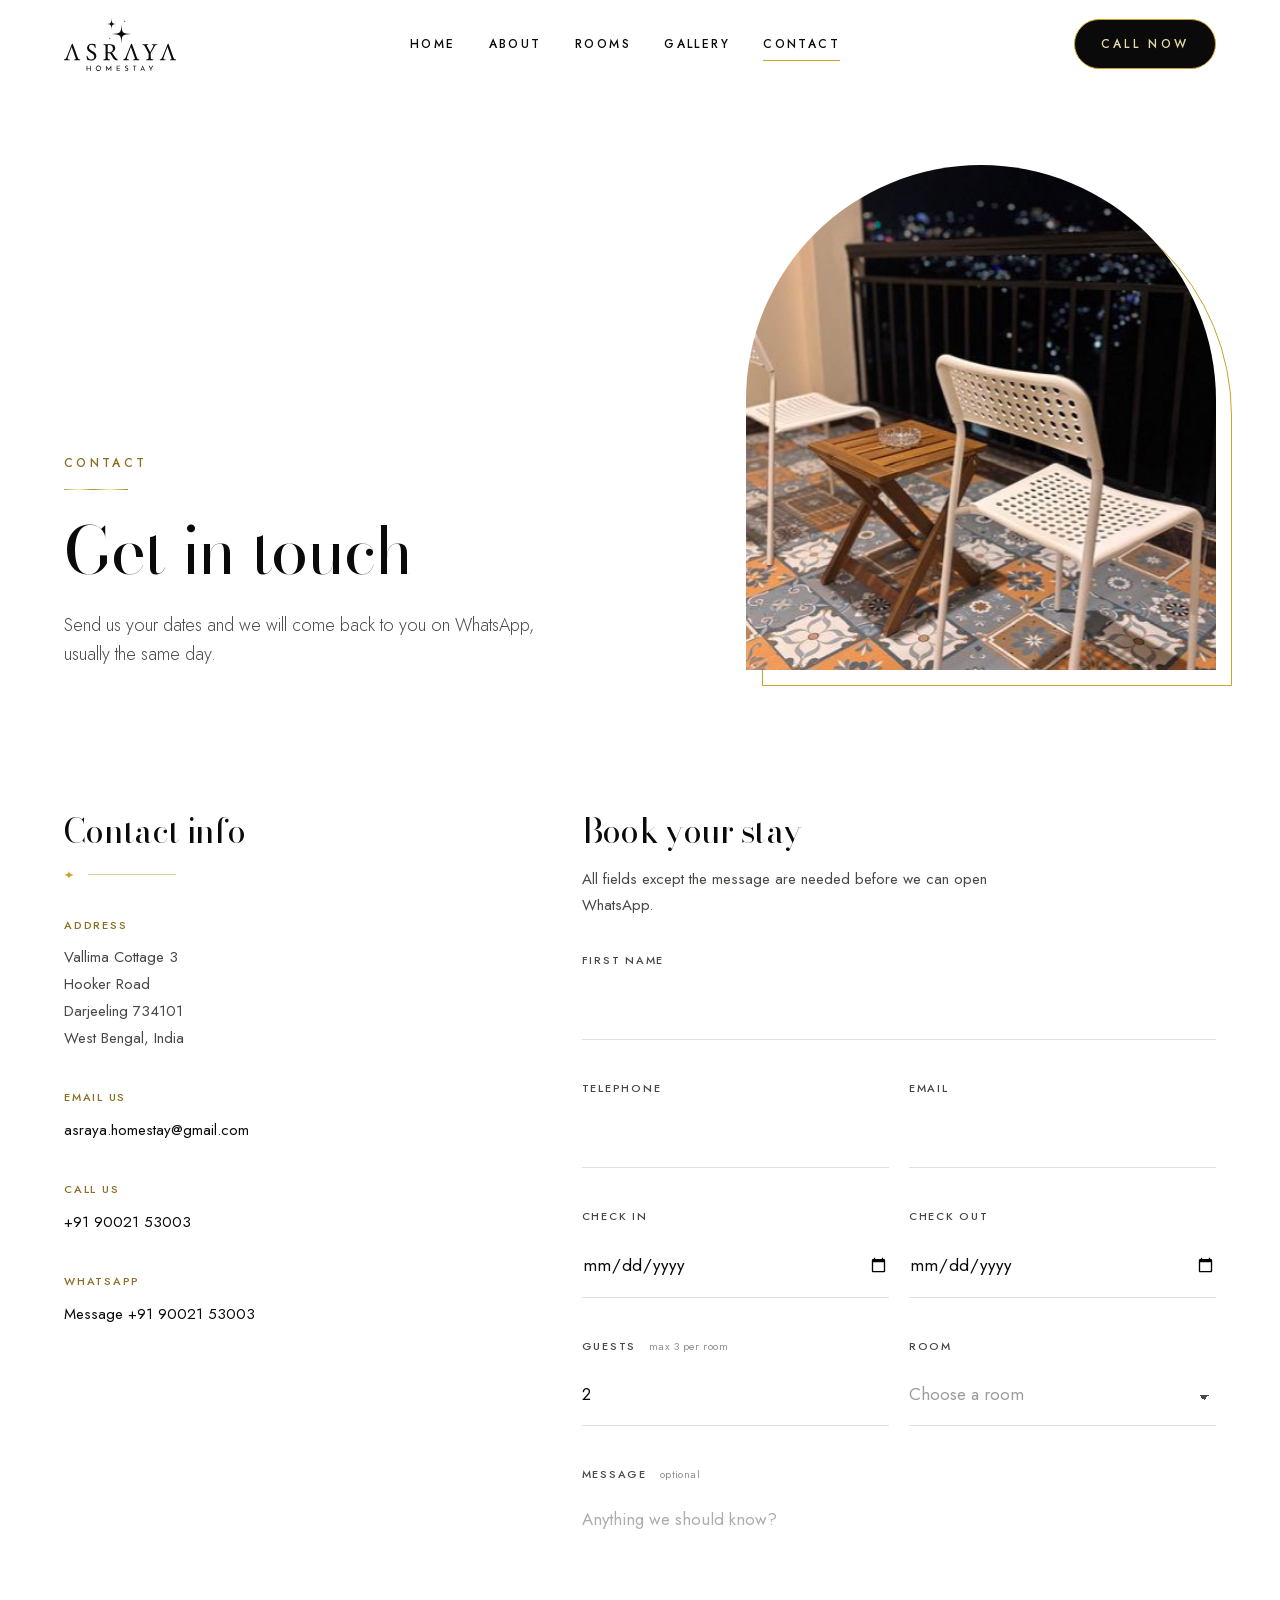
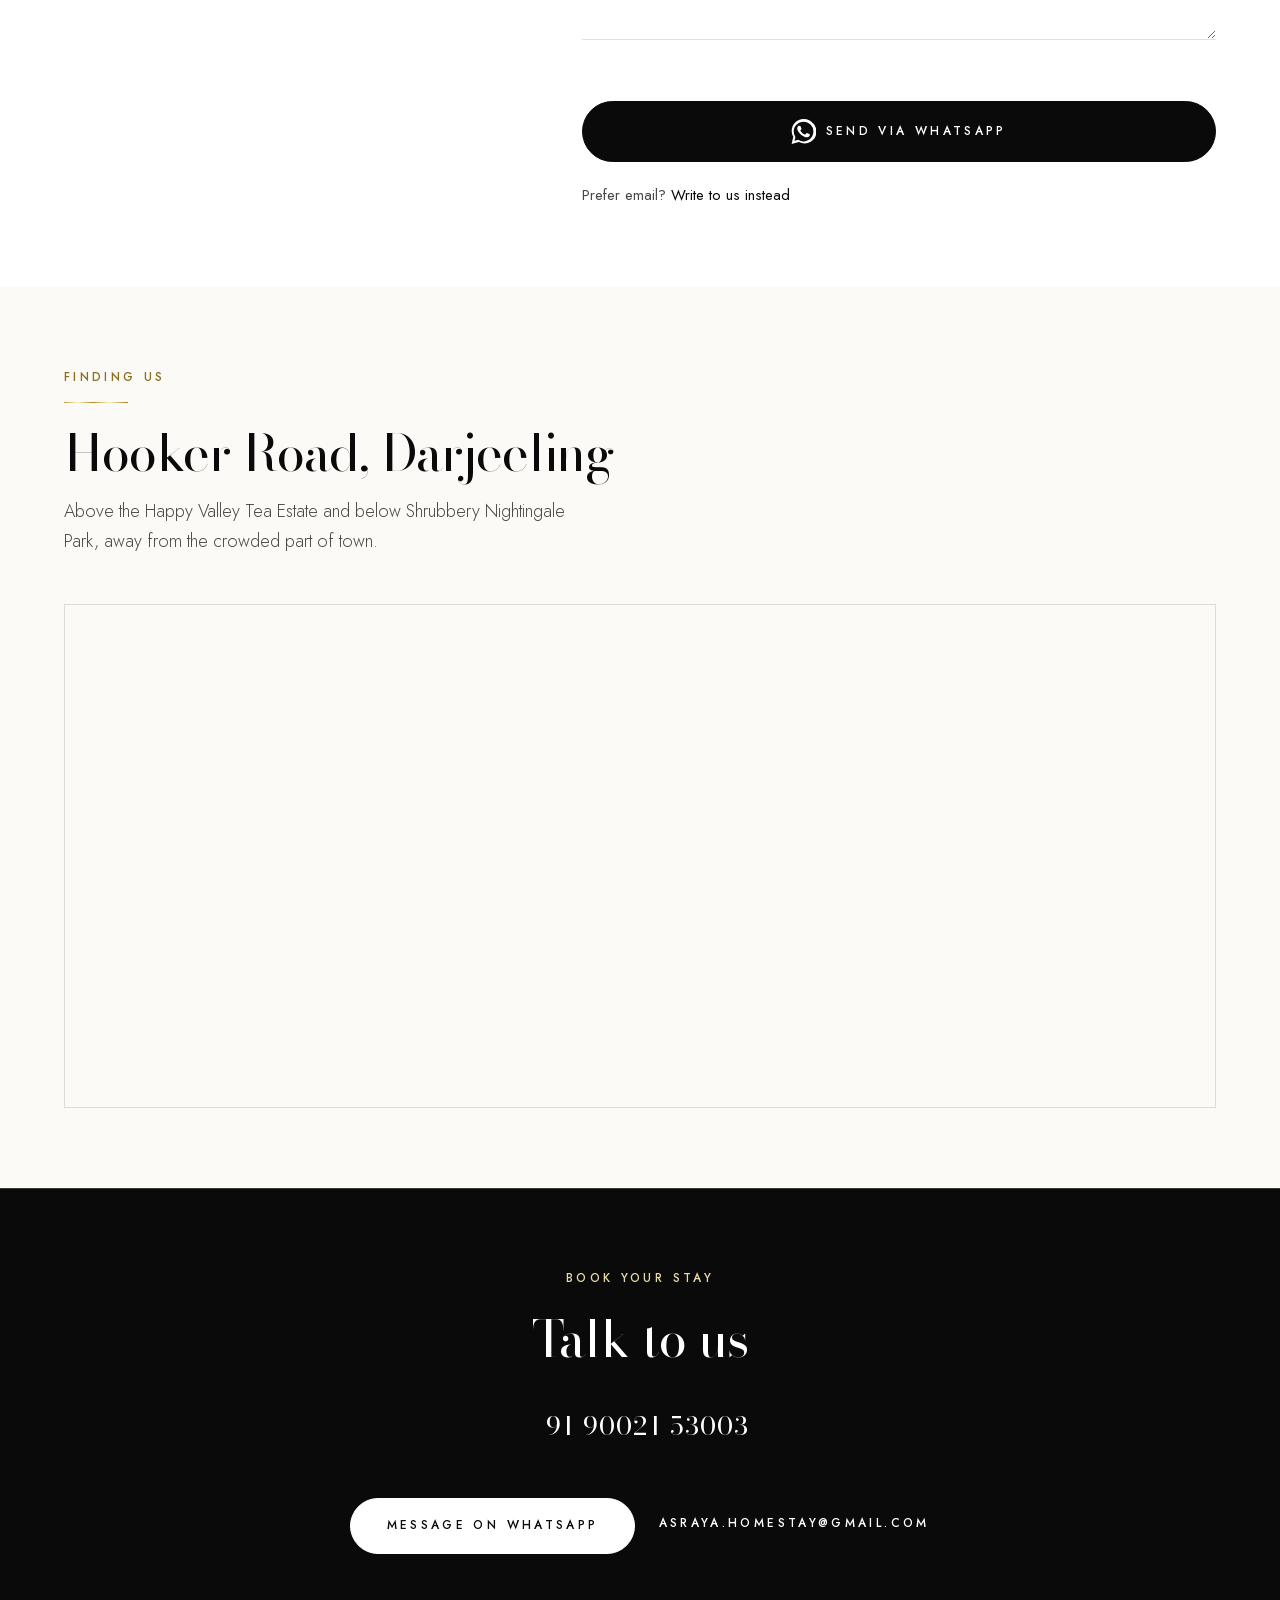
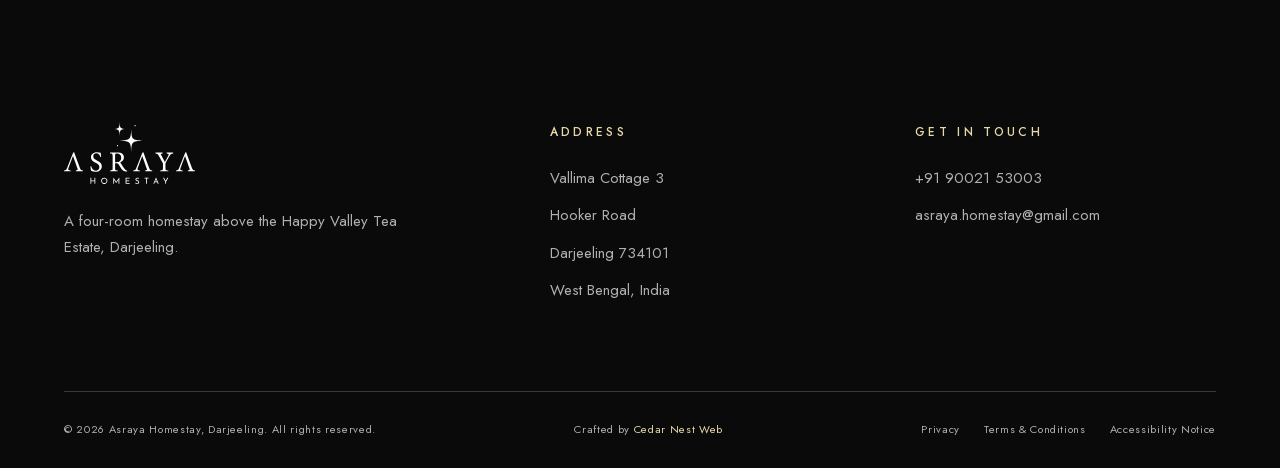
<file: contact.html>
<!DOCTYPE html>
<html lang="en">
<head>
<meta charset="utf-8">
<meta name="viewport" content="width=device-width, initial-scale=1">

<title>Contact — Asraya Homestay, Darjeeling</title>
<meta name="description" content="Contact Asraya Homestay, Vallima Cottage 3, Hooker Road, Darjeeling 734101. Send your dates on WhatsApp, call +91 90021 53003, or email asraya.homestay@gmail.com.">
<link rel="canonical" href="https://asrayahomestay.com/contact.html">

<meta property="og:type" content="website">
<meta property="og:title" content="Contact — Asraya Homestay, Darjeeling">
<meta property="og:description" content="Send your dates on WhatsApp, or give us a call.">
<meta property="og:image" content="https://asrayahomestay.com/assets/img/gallery/balcony-night.jpg">
<meta name="twitter:card" content="summary_large_image">
<meta name="theme-color" content="#0A0A0A">

<link rel="icon" href="./assets/img/brand/favicon.svg" type="image/svg+xml">

<link rel="preload" href="./assets/fonts/bodoni-moda-var-latin.woff2" as="font" type="font/woff2" crossorigin>
<link rel="preload" href="./assets/fonts/jost-var-latin.woff2" as="font" type="font/woff2" crossorigin>
<link rel="stylesheet" href="./assets/css/style.css">
<script>document.documentElement.classList.add('js');</script>
</head>
<body>

<a class="skip" href="#main">Skip to content</a>

<header class="header" id="header">
  <div class="header__inner">
    <a class="logo" href="./index.html">
      <span class="logo__mark" aria-hidden="true"></span>
      <span class="sr-only">Asraya Homestay — home</span>
    </a>
    <nav class="nav" aria-label="Primary">
      <a class="nav__link" href="./index.html">Home</a>
      <a class="nav__link" href="./about.html">About</a>
      <a class="nav__link" href="./rooms.html">Rooms</a>
      <a class="nav__link" href="./gallery.html">Gallery</a>
      <a class="nav__link" href="./contact.html" aria-current="page">Contact</a>
    </nav>
    <div class="header__actions">
      <a class="btn btn--call" href="tel:+919002153003">Call Now</a>
      <button class="burger" type="button" id="burger"
              aria-label="Open menu" aria-expanded="false" aria-controls="drawer">
        <span class="burger__box" aria-hidden="true"><span></span><span></span></span>
      </button>
    </div>
  </div>
</header>

<div class="drawer" id="drawer" data-open="false" aria-hidden="true">
  <nav class="drawer__list" aria-label="Mobile">
    <a class="drawer__link" href="./index.html">Home</a>
    <a class="drawer__link" href="./about.html">About</a>
    <a class="drawer__link" href="./rooms.html">Rooms</a>
    <a class="drawer__link" href="./gallery.html">Gallery</a>
    <a class="drawer__link" href="./contact.html" aria-current="page">Contact</a>
  </nav>
  <div class="drawer__foot">
    <span class="rule" style="width:180px" aria-hidden="true"><i class="star"></i></span>
    <a class="btn btn--on-ink" href="tel:+919002153003">Call +91 90021 53003</a>
  </div>
</div>

<main id="main" tabindex="-1">

  <!-- ===== PAGE HEAD ==================================================== -->
  <section class="phead">
    <div class="container phead__grid">
      <div>
        <span class="eyebrow">Contact</span>
        <span class="tick" aria-hidden="true"></span>
        <h1 class="display display--h1 phead__title">Get in touch</h1>
        <p class="lead phead__lead">
          Send us your dates and we will come back to you on WhatsApp, usually the same day.
        </p>
      </div>
      <figure class="arch phead__media">
        <div class="arch__frame">
          <img src="./assets/img/gallery/balcony-night.jpg"
               srcset="./assets/img/gallery/balcony-night-sm.jpg 640w,
                       ./assets/img/gallery/balcony-night.jpg 1280w"
               sizes="(max-width: 820px) 92vw, 470px"
               alt="Balcony chairs and a table at night, with the lights of Darjeeling scattered in the darkness below"
               width="1280" height="960" fetchpriority="high" decoding="async" data-parallax>
        </div>
      </figure>
    </div>
  </section>


  <!-- ===== GET IN TOUCH ================================================= -->
  <section class="section section--tight" id="get-in-touch">
    <div class="container contact">

      <!-- ---- contact info ---- -->
      <div class="contact__info" data-reveal>
        <h2 class="display display--h3">Contact info</h2>
        <span class="rule rule--left" style="margin-top:1.25rem;max-width:220px" aria-hidden="true"><i class="star"></i></span>

        <div class="cblock">
          <h3 class="cblock__title">Address</h3>
          <address class="cblock__body" style="font-style:normal">
            Vallima Cottage 3<br>
            Hooker Road<br>
            Darjeeling 734101<br>
            West Bengal, India
          </address>
        </div>

        <div class="cblock">
          <h3 class="cblock__title">Email us</h3>
          <p class="cblock__body">
            <a class="clink" href="mailto:asraya.homestay@gmail.com">asraya.homestay@gmail.com</a>
          </p>
        </div>

        <div class="cblock">
          <h3 class="cblock__title">Call us</h3>
          <ul class="cblock__body">
            <li><a class="clink" href="tel:+919002153003">+91 90021 53003</a></li>
          
          </ul>
        </div>

        <div class="cblock">
          <h3 class="cblock__title">WhatsApp</h3>
          <p class="cblock__body">
            <a class="clink" href="https://wa.me/919002153003?text=Hello%20Asraya%20Homestay%2C%20I%27d%20like%20to%20enquire%20about%20a%20stay."
               target="_blank" rel="noopener">
              Message +91 90021 53003
              <span class="sr-only">(opens WhatsApp in a new tab)</span>
            </a>
          </p>
        </div>
      </div>

      <!-- ---- enquiry form ----
           GitHub Pages is static, so there is no server to post to. This
           form validates, formats a readable message, and hands off to
           WhatsApp. A mailto fallback sits underneath for anyone without it.
           ------------------------------------------------------------- -->
      <div class="contact__form" data-reveal>
        <h2 class="display display--h3">Book your stay</h2>
        <p class="form__intro">
          All fields except the message are needed before we can open WhatsApp.
        </p>

        <form id="enquiry" novalidate>

          <div class="field">
            <label class="field__label" for="f-name">First name</label>
            <input class="field__input" id="f-name" name="name" type="text"
                   autocomplete="given-name" data-required>
            <p class="field__error" aria-live="polite"></p>
          </div>

          <div class="field-row">
            <div class="field">
              <label class="field__label" for="f-phone">Telephone</label>
              <input class="field__input" id="f-phone" name="phone" type="tel"
                     autocomplete="tel" inputmode="tel" data-required>
              <p class="field__error" aria-live="polite"></p>
            </div>
            <div class="field">
              <label class="field__label" for="f-email">Email</label>
              <input class="field__input" id="f-email" name="email" type="email"
                     autocomplete="email" inputmode="email" data-required>
              <p class="field__error" aria-live="polite"></p>
            </div>
          </div>

          <div class="field-row">
            <div class="field">
              <label class="field__label" for="f-checkin">Check in</label>
              <input class="field__input" id="f-checkin" name="checkin" type="date" data-required>
              <p class="field__error" aria-live="polite"></p>
            </div>
            <div class="field">
              <label class="field__label" for="f-checkout">Check out</label>
              <input class="field__input" id="f-checkout" name="checkout" type="date" data-required>
              <p class="field__error" aria-live="polite"></p>
            </div>
          </div>

          <div class="field-row">
            <div class="field">
              <label class="field__label" for="f-guests">Guests
                <span class="field__hint">max 3 per room</span></label>
              <input class="field__input" id="f-guests" name="guests" type="number"
                     min="1" max="12" step="1" value="2" inputmode="numeric" data-required>
              <p class="field__error" aria-live="polite"></p>
            </div>
            <div class="field">
              <label class="field__label" for="f-room">Room</label>
              <select class="field__input" id="f-room" name="room" data-required>
                <option value="" selected disabled>Choose a room</option>
                <option value="No preference">No preference</option>
                <option value="Erick Avari with TV">Erick Avari with TV</option>
                <option value="Vivien Leigh with TV">Vivien Leigh with TV</option>
                <option value="Sylvia Coleridge">Sylvia Coleridge</option>
                <option value="Anna Kashfi">Anna Kashfi</option>
              </select>
              <p class="field__error" aria-live="polite"></p>
            </div>
          </div>

          <div class="field">
            <label class="field__label" for="f-message">Message <span class="field__opt">optional</span></label>
            <textarea class="field__input field__input--area" id="f-message"
                      name="message" rows="4"
                      placeholder="Anything we should know?"></textarea>
            <p class="field__error" aria-live="polite"></p>
          </div>

          <button class="btn form__submit" type="submit">
            <span class="wa__icon form__wa" aria-hidden="true">
              <svg viewBox="0 0 24 24" width="18" height="18" fill="currentColor"><path d="M17.47 14.38c-.3-.15-1.76-.87-2.03-.97-.27-.1-.47-.15-.67.15-.2.3-.77.96-.94 1.16-.17.2-.35.22-.65.07-.3-.15-1.25-.46-2.39-1.47-.88-.79-1.48-1.76-1.65-2.06-.17-.3-.02-.46.13-.61.13-.13.3-.35.45-.52.15-.17.2-.3.3-.5.1-.2.05-.37-.02-.52-.08-.15-.67-1.61-.92-2.21-.24-.58-.49-.5-.67-.51h-.57c-.2 0-.52.07-.79.37-.27.3-1.04 1.01-1.04 2.48s1.06 2.87 1.21 3.07c.15.2 2.1 3.2 5.08 4.49.71.3 1.26.49 1.69.63.71.22 1.36.19 1.87.12.57-.09 1.76-.72 2.01-1.41.25-.7.25-1.29.17-1.42-.07-.13-.27-.2-.57-.35zM12.04 21.5h-.01a9.44 9.44 0 0 1-4.8-1.32l-.34-.2-3.57.94.95-3.48-.22-.36a9.42 9.42 0 0 1-1.44-5.03c0-5.2 4.24-9.44 9.45-9.44 2.52 0 4.89.99 6.67 2.77a9.38 9.38 0 0 1 2.76 6.68c0 5.2-4.24 9.44-9.45 9.44zM20.5 3.49A11.36 11.36 0 0 0 12.04 0C5.77 0 .67 5.1.67 11.37c0 2 .52 3.95 1.52 5.67L.57 24l7.1-1.86a11.34 11.34 0 0 0 5.42 1.38h.01c6.26 0 11.36-5.1 11.36-11.37 0-3.04-1.18-5.89-3.33-8.04z"/></svg>
            </span>
            Send via WhatsApp
          </button>

          <p class="sr-only" id="form-status" role="status" aria-live="polite"></p>

          <p class="form__fallback" id="wa-fallback" hidden>
            Your browser blocked the WhatsApp window.
            <a class="clink" href="#" target="_blank" rel="noopener">Tap here to open it</a>.
          </p>

          <p class="form__alt">
            Prefer email?
            <a class="clink" href="mailto:asraya.homestay@gmail.com?subject=Enquiry%20about%20a%20stay%20at%20Asraya">
              Write to us instead
            </a>
          </p>
        </form>
      </div>

    </div>
  </section>


  <!-- ===== MAP ========================================================== -->
  <section class="section section--tight section--bone">
    <div class="container">
      <div class="shead" data-reveal>
        <span class="eyebrow">Finding us</span>
        <span class="tick" aria-hidden="true"></span>
        <h2 class="display display--h2 shead__title">Hooker Road, Darjeeling</h2>
        <p class="lead shead__sub">
          Above the Happy Valley Tea Estate and below Shrubbery Nightingale Park,
          away from the crowded part of town.
        </p>
      </div>

      <div class="mapframe" data-reveal>
        <iframe
          src="https://maps.google.com/maps?q=Vallima%20Cottage%203%2C%20Hooker%20Road%2C%20Darjeeling%20734101&amp;z=15&amp;output=embed"
          title="Map showing Asraya Homestay at Vallima Cottage 3, Hooker Road, Darjeeling"
          width="600" height="450" loading="lazy"
          referrerpolicy="no-referrer-when-downgrade"></iframe>
      </div>
    </div>
  </section>


  <!-- ===== BOOKING BAND ================================================= -->
  <section class="section section--tight section--ink booking on-ink">
    <div class="container container--narrow">
      <div data-reveal>
        <span class="eyebrow">Book your stay</span>
        <h2 class="display display--h2 booking__title">Talk to us</h2>
        <div class="booking__numbers">
          <a class="booking__num" href="tel:+919002153003">+91 90021 53003</a>
        </div>
        <div class="booking__cta">
          <a class="btn btn--on-ink"
             href="https://wa.me/919002153003?text=Hello%20Asraya%20Homestay%2C%20I%27d%20like%20to%20enquire%20about%20a%20stay."
             target="_blank" rel="noopener">Message on WhatsApp</a>
          <a class="tlink" href="mailto:asraya.homestay@gmail.com">asraya.homestay@gmail.com</a>
        </div>
      </div>
    </div>
  </section>

</main>

<footer class="footer">
  <div class="container">
    <div class="footer__top">
      <div>
        <span class="footer__logo" aria-hidden="true"></span>
        <p style="margin-top:1.5rem;max-width:34ch;font-size:var(--fs-small)">
          A four-room homestay above the Happy Valley Tea Estate, Darjeeling.
        </p>
      </div>
      <div>
        <h2 class="footer__title">Address</h2>
        <address class="footer__list" style="font-style:normal">
          <span>Vallima Cottage 3</span>
          <span>Hooker Road</span>
          <span>Darjeeling 734101</span>
          <span>West Bengal, India</span>
        </address>
      </div>
      <div>
        <h2 class="footer__title">Get in touch</h2>
        <ul class="footer__list">
          <li><a href="tel:+919002153003">+91 90021 53003</a></li>
          
          <li><a href="mailto:asraya.homestay@gmail.com">asraya.homestay@gmail.com</a></li>
        </ul>
      </div>
    </div>
    <div class="footer__bottom">
      <span>&copy; <span id="year">2026</span> Asraya Homestay, Darjeeling. All rights reserved.</span>
      <span class="footer__craft">Crafted by
        <a href="https://cedarnestweb.vercel.app/" target="_blank" rel="noopener">Cedar Nest Web</a>
      </span>
      <nav class="footer__legal" aria-label="Legal">
        <a href="https://asrayahomestay.com/privacy/">Privacy</a>
        <a href="https://asrayahomestay.com/terms-and-conditions/">Terms &amp; Conditions</a>
        <a href="https://asrayahomestay.com/accessibility-notice/">Accessibility Notice</a>
      </nav>
    </div>
  </div>
</footer>

<a class="wa" id="wa" data-visible="false"
   href="./contact.html#get-in-touch">
  <span class="wa__ring" aria-hidden="true"></span>
  <span class="wa__icon" aria-hidden="true">
    <svg viewBox="0 0 24 24"><path d="M17.47 14.38c-.3-.15-1.76-.87-2.03-.97-.27-.1-.47-.15-.67.15-.2.3-.77.96-.94 1.16-.17.2-.35.22-.65.07-.3-.15-1.25-.46-2.39-1.47-.88-.79-1.48-1.76-1.65-2.06-.17-.3-.02-.46.13-.61.13-.13.3-.35.45-.52.15-.17.2-.3.3-.5.1-.2.05-.37-.02-.52-.08-.15-.67-1.61-.92-2.21-.24-.58-.49-.5-.67-.51h-.57c-.2 0-.52.07-.79.37-.27.3-1.04 1.01-1.04 2.48s1.06 2.87 1.21 3.07c.15.2 2.1 3.2 5.08 4.49.71.3 1.26.49 1.69.63.71.22 1.36.19 1.87.12.57-.09 1.76-.72 2.01-1.41.25-.7.25-1.29.17-1.42-.07-.13-.27-.2-.57-.35zM12.04 21.5h-.01a9.44 9.44 0 0 1-4.8-1.32l-.34-.2-3.57.94.95-3.48-.22-.36a9.42 9.42 0 0 1-1.44-5.03c0-5.2 4.24-9.44 9.45-9.44 2.52 0 4.89.99 6.67 2.77a9.38 9.38 0 0 1 2.76 6.68c0 5.2-4.24 9.44-9.45 9.44zM20.5 3.49A11.36 11.36 0 0 0 12.04 0C5.77 0 .67 5.1.67 11.37c0 2 .52 3.95 1.52 5.67L.57 24l7.1-1.86a11.34 11.34 0 0 0 5.42 1.38h.01c6.26 0 11.36-5.1 11.36-11.37 0-3.04-1.18-5.89-3.33-8.04z"/></svg>
  </span>
  <span class="wa__label">Book on WhatsApp</span>
  <span class="sr-only">Go to the booking enquiry form, which sends your details to us on WhatsApp</span>
</a>

<script src="./assets/js/main.js" defer></script>
</body>
</html>
</file>
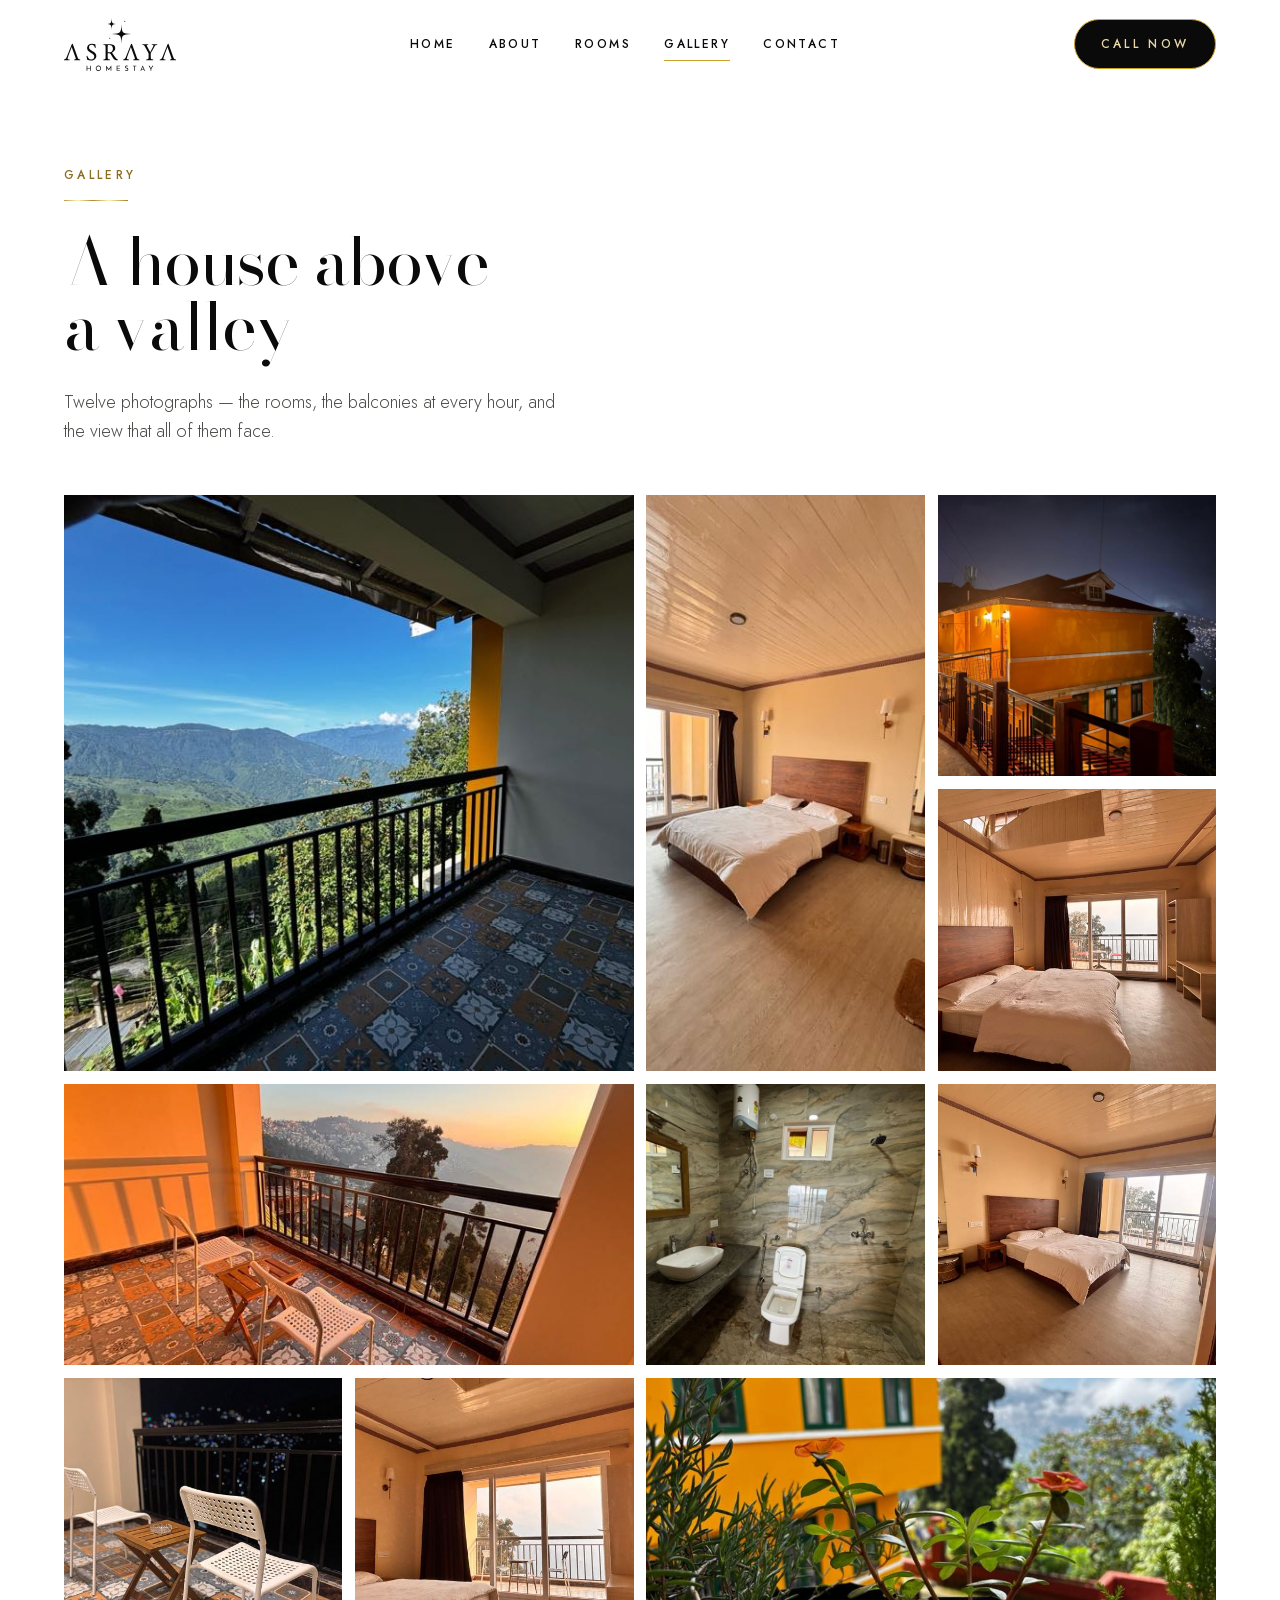
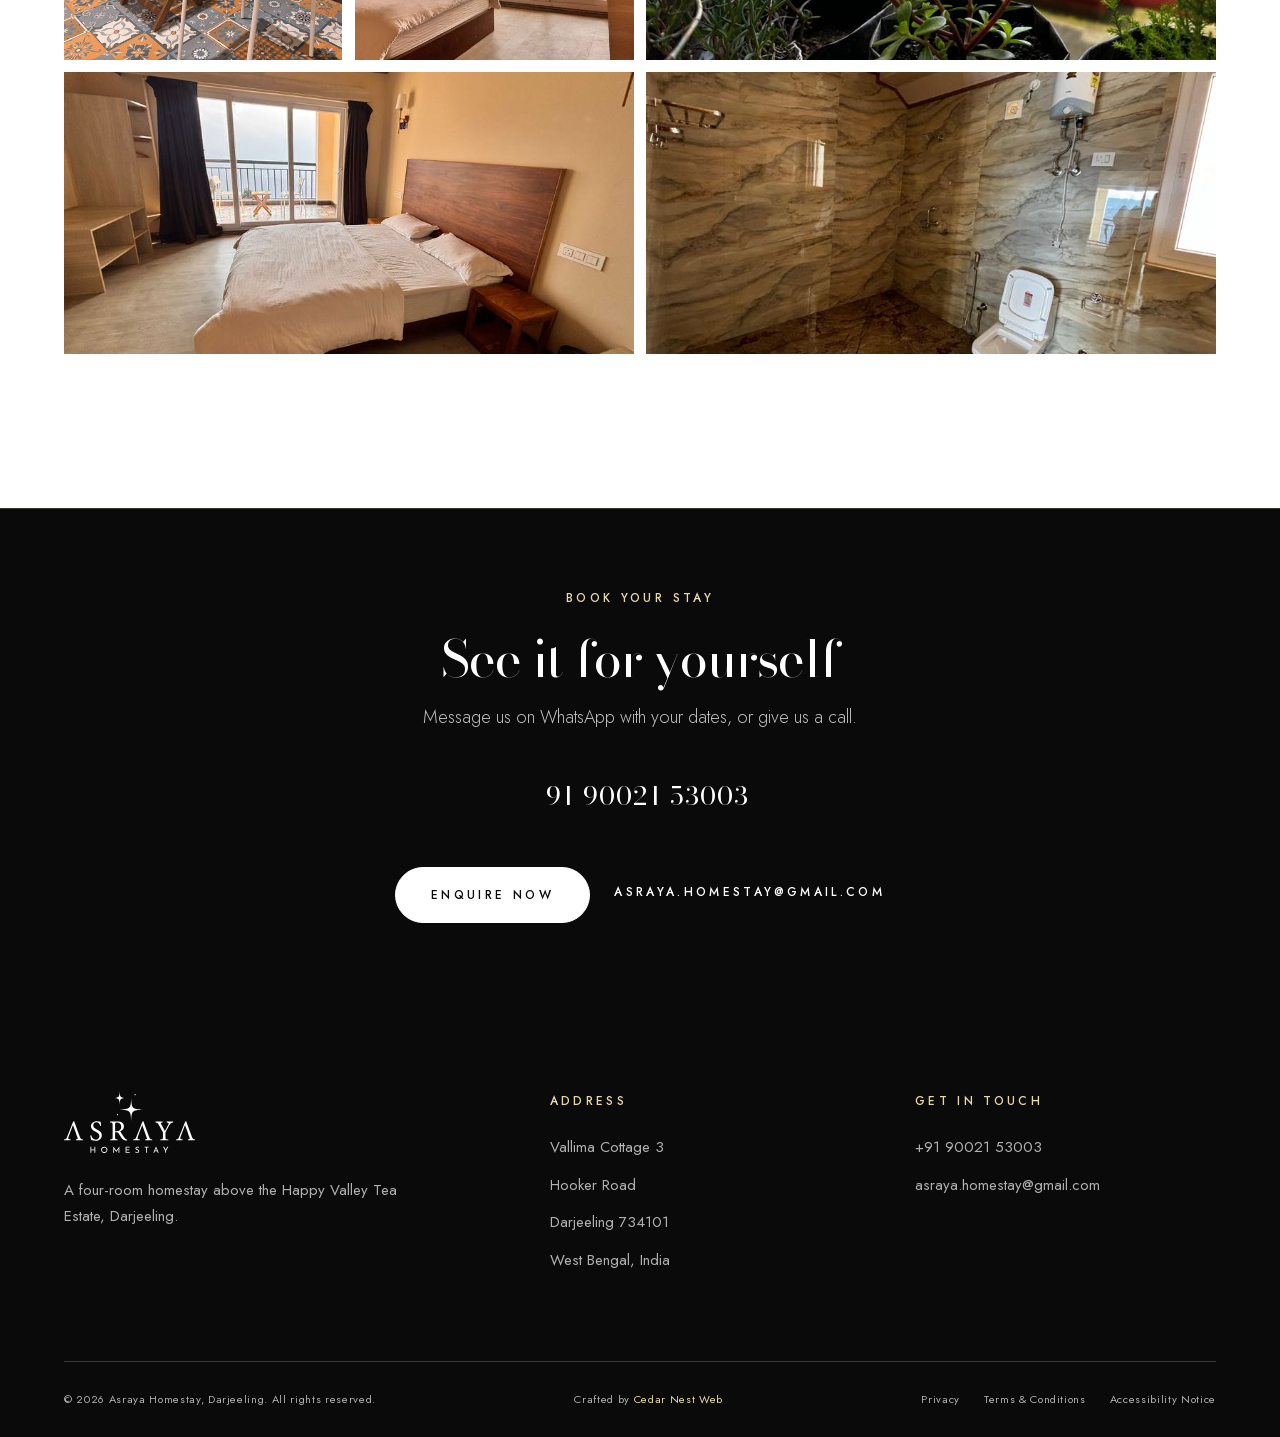
<file: gallery.html>
<!DOCTYPE html>
<html lang="en">
<head>
<meta charset="utf-8">
<meta name="viewport" content="width=device-width, initial-scale=1">

<title>Gallery — Asraya Homestay, Darjeeling</title>
<meta name="description" content="Twelve photographs of Asraya Homestay in Darjeeling — the rooms, the balconies, the valley views, the bathrooms and the house at dusk.">
<link rel="canonical" href="https://asrayahomestay.com/gallery.html">

<meta property="og:type" content="website">
<meta property="og:title" content="Gallery — Asraya Homestay, Darjeeling">
<meta property="og:description" content="Twelve photographs of a house above a valley.">
<meta property="og:image" content="https://asrayahomestay.com/assets/img/gallery/valley-tea-view.jpg">
<meta name="twitter:card" content="summary_large_image">
<meta name="theme-color" content="#0A0A0A">

<link rel="icon" href="./assets/img/brand/favicon.svg" type="image/svg+xml">

<link rel="preload" href="./assets/fonts/bodoni-moda-var-latin.woff2" as="font" type="font/woff2" crossorigin>
<link rel="preload" href="./assets/fonts/jost-var-latin.woff2" as="font" type="font/woff2" crossorigin>
<link rel="stylesheet" href="./assets/css/style.css">
<script>document.documentElement.classList.add('js');</script>
</head>
<body>

<a class="skip" href="#main">Skip to content</a>

<header class="header" id="header">
  <div class="header__inner">
    <a class="logo" href="./index.html">
      <span class="logo__mark" aria-hidden="true"></span>
      <span class="sr-only">Asraya Homestay — home</span>
    </a>
    <nav class="nav" aria-label="Primary">
      <a class="nav__link" href="./index.html">Home</a>
      <a class="nav__link" href="./about.html">About</a>
      <a class="nav__link" href="./rooms.html">Rooms</a>
      <a class="nav__link" href="./gallery.html" aria-current="page">Gallery</a>
      <a class="nav__link" href="./contact.html">Contact</a>
    </nav>
    <div class="header__actions">
      <a class="btn btn--call" href="tel:+919002153003">Call Now</a>
      <button class="burger" type="button" id="burger"
              aria-label="Open menu" aria-expanded="false" aria-controls="drawer">
        <span class="burger__box" aria-hidden="true"><span></span><span></span></span>
      </button>
    </div>
  </div>
</header>

<div class="drawer" id="drawer" data-open="false" aria-hidden="true">
  <nav class="drawer__list" aria-label="Mobile">
    <a class="drawer__link" href="./index.html">Home</a>
    <a class="drawer__link" href="./about.html">About</a>
    <a class="drawer__link" href="./rooms.html">Rooms</a>
    <a class="drawer__link" href="./gallery.html" aria-current="page">Gallery</a>
    <a class="drawer__link" href="./contact.html">Contact</a>
  </nav>
  <div class="drawer__foot">
    <span class="rule" style="width:180px" aria-hidden="true"><i class="star"></i></span>
    <a class="btn btn--on-ink" href="tel:+919002153003">Call +91 90021 53003</a>
  </div>
</div>

<main id="main" tabindex="-1">

  <!-- ===== PAGE HEAD ==================================================== -->
  <section class="ghead">
    <div class="container">
      <span class="eyebrow">Gallery</span>
      <span class="tick" aria-hidden="true"></span>
      <h1 class="display display--h1 ghead__title">A house above<br>a valley</h1>
      <p class="lead ghead__lead">
        Twelve photographs &mdash; the rooms, the balconies at every hour, and the view
        that all of them face.
      </p>
    </div>
  </section>


  <!-- ===== FLOATING FILTER PILL ========================================= -->
  <div class="filters" id="filters" role="group" aria-label="Filter photographs">
    <span class="filter-ind" aria-hidden="true"></span>
    <button class="filter" type="button" data-filter="all" aria-pressed="true">All</button>
    <button class="filter" type="button" data-filter="rooms" aria-pressed="false">Rooms</button>
    <button class="filter" type="button" data-filter="balconies" aria-pressed="false">Balconies</button>
    <button class="filter" type="button" data-filter="views" aria-pressed="false">Views</button>
    <button class="filter" type="button" data-filter="baths" aria-pressed="false">Baths</button>
    <button class="filter" type="button" data-filter="exterior" aria-pressed="false">Exterior</button>
  </div>


  <!-- ===== MOSAIC =======================================================
       CSS-column masonry: every photograph keeps its own aspect ratio and
       nothing is cropped to fit a cell. Filtering uses [hidden], so with
       JavaScript off the page degrades to "all twelve, always visible".
       ================================================================== -->
  <section class="gsection">
    <div class="container">

      <p class="sr-only" id="filter-status" role="status" aria-live="polite">12 photographs shown</p>

      <div class="gmosaic" id="mosaic">

        <button class="gtile g--2x2" data-cat="views balconies" data-cap="Tea garden view"
                data-full="./assets/img/gallery/valley-tea-view.jpg" type="button">
          <img src="./assets/img/gallery/valley-tea-view-sm.jpg"
               alt="The view from an Asraya balcony across the valley to the tea gardens and forested ridges beyond"
               width="800" height="600" loading="lazy" decoding="async">
          <span class="gtile__veil" aria-hidden="true"></span>
          <span class="gtile__cap">Tea garden view</span>
        </button>

        <button class="gtile g--1x2" data-cat="rooms" data-cap="Erick Avari"
                data-full="./assets/img/rooms/erick-avari.jpg" type="button">
          <img src="./assets/img/rooms/erick-avari-sm.jpg"
               alt="The Erick Avari room: a wide bed with a dark wooden headboard, sliding balcony doors and a full-length mirror"
               width="600" height="800" loading="lazy" decoding="async">
          <span class="gtile__veil" aria-hidden="true"></span>
          <span class="gtile__cap">Erick Avari</span>
        </button>

        <button class="gtile" data-cat="exterior views" data-cap="Asraya at dusk"
                data-full="./assets/img/gallery/exterior-dusk.jpg" type="button">
          <img src="./assets/img/gallery/exterior-dusk-sm.jpg"
               alt="Asraya's saffron-painted cottage lit from within at dusk, above the scattered lights of Darjeeling town"
               width="800" height="600" loading="lazy" decoding="async">
          <span class="gtile__veil" aria-hidden="true"></span>
          <span class="gtile__cap">Asraya at dusk</span>
        </button>

        <button class="gtile" data-cat="rooms" data-cap="Sylvia Coleridge"
                data-full="./assets/img/rooms/sylvia-coleridge.jpg" type="button">
          <img src="./assets/img/rooms/sylvia-coleridge-sm.jpg"
               alt="The Sylvia Coleridge room: pine-panelled walls, a skylight in the pitched roof, and red chairs on the balcony"
               width="700" height="525" loading="lazy" decoding="async">
          <span class="gtile__veil" aria-hidden="true"></span>
          <span class="gtile__cap">Sylvia Coleridge</span>
        </button>

        <button class="gtile g--2x1" data-cat="balconies views" data-cap="Golden hour"
                data-full="./assets/img/hero/balcony-golden-hour.jpg" type="button">
          <img src="./assets/img/hero/balcony-golden-hour-sm.jpg"
               alt="Two chairs and a folding table on an Asraya balcony at golden hour, above Darjeeling town"
               width="640" height="480" loading="lazy" decoding="async">
          <span class="gtile__veil" aria-hidden="true"></span>
          <span class="gtile__cap">Golden hour</span>
        </button>

        <button class="gtile" data-cat="baths" data-cap="Attached bathroom"
                data-full="./assets/img/gallery/bath-vanity.jpg" type="button">
          <img src="./assets/img/gallery/bath-vanity-sm.jpg"
               alt="An attached bathroom finished in figured marble, with a vessel basin and framed mirror"
               width="800" height="600" loading="lazy" decoding="async">
          <span class="gtile__veil" aria-hidden="true"></span>
          <span class="gtile__cap">Attached bathroom</span>
        </button>

        <button class="gtile" data-cat="rooms" data-cap="Vivien Leigh"
                data-full="./assets/img/rooms/vivien-leigh.jpg" type="button">
          <img src="./assets/img/rooms/vivien-leigh-sm.jpg"
               alt="The Vivien Leigh room: a corner room with twin sconces and the widest balcony doors in the house"
               width="640" height="480" loading="lazy" decoding="async">
          <span class="gtile__veil" aria-hidden="true"></span>
          <span class="gtile__cap">Vivien Leigh</span>
        </button>

        <button class="gtile" data-cat="balconies views" data-cap="Town lights"
                data-full="./assets/img/gallery/balcony-night.jpg" type="button">
          <img src="./assets/img/gallery/balcony-night-sm.jpg"
               alt="Balcony chairs and a table at night, with the lights of Darjeeling scattered in the darkness below"
               width="640" height="480" loading="lazy" decoding="async">
          <span class="gtile__veil" aria-hidden="true"></span>
          <span class="gtile__cap">Town lights</span>
        </button>

        <button class="gtile" data-cat="rooms" data-cap="Anna Kashfi"
                data-full="./assets/img/rooms/anna-kashfi.jpg" type="button">
          <img src="./assets/img/rooms/anna-kashfi-sm.jpg"
               alt="The Anna Kashfi room: late afternoon light pouring through sliding doors onto the bed"
               width="700" height="525" loading="lazy" decoding="async">
          <span class="gtile__veil" aria-hidden="true"></span>
          <span class="gtile__cap">Anna Kashfi</span>
        </button>

        <button class="gtile g--2x1" data-cat="exterior" data-cap="The terrace"
                data-full="./assets/img/gallery/garden-blooms.jpg" type="button">
          <img src="./assets/img/gallery/garden-blooms-sm.jpg"
               alt="Potted portulaca in flower on the terrace, against Asraya's saffron facade and green window frames"
               width="800" height="600" loading="lazy" decoding="async">
          <span class="gtile__veil" aria-hidden="true"></span>
          <span class="gtile__cap">The terrace</span>
        </button>

        <button class="gtile g--2x1" data-cat="rooms" data-cap="Guest room"
                data-full="./assets/img/gallery/guest-room.jpg" type="button">
          <img src="./assets/img/gallery/guest-room-sm.jpg"
               alt="A guest room with a dark wooden headboard, white bedding and sliding doors onto the balcony"
               width="800" height="600" loading="lazy" decoding="async">
          <span class="gtile__veil" aria-hidden="true"></span>
          <span class="gtile__cap">Guest room</span>
        </button>

        <button class="gtile g--2x1" data-cat="baths" data-cap="Marble and hot water"
                data-full="./assets/img/gallery/bath-shower.jpg" type="button">
          <img src="./assets/img/gallery/bath-shower-sm.jpg"
               alt="Attached bathroom with marble walls, an open shower area and a window to the hillside"
               width="800" height="600" loading="lazy" decoding="async">
          <span class="gtile__veil" aria-hidden="true"></span>
          <span class="gtile__cap">Marble and hot water</span>
        </button>

      </div>
    </div>
  </section>




  <!-- ===== BOOKING BAND ================================================= -->
  <section class="section section--tight section--ink booking on-ink">
    <div class="container container--narrow">
      <div data-reveal>
        <span class="eyebrow">Book your stay</span>
        <h2 class="display display--h2 booking__title">See it for yourself</h2>
        <p class="lead booking__sub">
          Message us on WhatsApp with your dates, or give us a call.
        </p>
        <div class="booking__numbers">
          <a class="booking__num" href="tel:+919002153003">+91 90021 53003</a>
        </div>
        <div class="booking__cta">
          <a class="btn btn--on-ink" href="./contact.html#get-in-touch">Enquire now</a>
          <a class="tlink" href="mailto:asraya.homestay@gmail.com">asraya.homestay@gmail.com</a>
        </div>
      </div>
    </div>
  </section>

</main>


<!-- ===== LIGHTBOX ======================================================= -->
<div class="lb" id="lightbox" data-open="false" aria-hidden="true"
     role="dialog" aria-modal="true" aria-label="Photograph viewer">
  <div class="lb__bar">
    <span class="lb__count" id="lightbox-count">01 / 12</span>
    <button class="lb__close" type="button" aria-label="Close viewer">
      <svg viewBox="0 0 24 24" aria-hidden="true" width="20" height="20"
           fill="none" stroke="currentColor" stroke-width="1.2">
        <path d="M5 5l14 14M19 5L5 19"/>
      </svg>
    </button>
  </div>

  <div class="lb__stage">
    <button class="lb__nav lb__prev" type="button" aria-label="Previous photograph">
      <svg viewBox="0 0 24 24" aria-hidden="true" width="22" height="22"
           fill="none" stroke="currentColor" stroke-width="1.2">
        <path d="M15 4l-8 8 8 8"/>
      </svg>
    </button>

    <figure class="lb__figure">
      <!-- src/alt are set by main.js when a tile is opened; an empty src=""
           would make the browser re-request this page. -->
      <img class="lb__img" id="lightbox-img" alt="">
      <figcaption class="lb__cap" id="lightbox-cap"></figcaption>
    </figure>

    <button class="lb__nav lb__next" type="button" aria-label="Next photograph">
      <svg viewBox="0 0 24 24" aria-hidden="true" width="22" height="22"
           fill="none" stroke="currentColor" stroke-width="1.2">
        <path d="M9 4l8 8-8 8"/>
      </svg>
    </button>
  </div>
</div>


<footer class="footer">
  <div class="container">
    <div class="footer__top">
      <div>
        <span class="footer__logo" aria-hidden="true"></span>
        <p style="margin-top:1.5rem;max-width:34ch;font-size:var(--fs-small)">
          A four-room homestay above the Happy Valley Tea Estate, Darjeeling.
        </p>
      </div>
      <div>
        <h2 class="footer__title">Address</h2>
        <address class="footer__list" style="font-style:normal">
          <span>Vallima Cottage 3</span>
          <span>Hooker Road</span>
          <span>Darjeeling 734101</span>
          <span>West Bengal, India</span>
        </address>
      </div>
      <div>
        <h2 class="footer__title">Get in touch</h2>
        <ul class="footer__list">
          <li><a href="tel:+919002153003">+91 90021 53003</a></li>
          
          <li><a href="mailto:asraya.homestay@gmail.com">asraya.homestay@gmail.com</a></li>
        </ul>
      </div>
    </div>
    <div class="footer__bottom">
      <span>&copy; <span id="year">2026</span> Asraya Homestay, Darjeeling. All rights reserved.</span>
      <span class="footer__craft">Crafted by
        <a href="https://cedarnestweb.vercel.app/" target="_blank" rel="noopener">Cedar Nest Web</a>
      </span>
      <nav class="footer__legal" aria-label="Legal">
        <a href="https://asrayahomestay.com/privacy/">Privacy</a>
        <a href="https://asrayahomestay.com/terms-and-conditions/">Terms &amp; Conditions</a>
        <a href="https://asrayahomestay.com/accessibility-notice/">Accessibility Notice</a>
      </nav>
    </div>
  </div>
</footer>

<!-- raised so it clears the filter pill -->
<a class="wa wa--raised" id="wa" data-visible="false"
   href="./contact.html#get-in-touch">
  <span class="wa__ring" aria-hidden="true"></span>
  <span class="wa__icon" aria-hidden="true">
    <svg viewBox="0 0 24 24"><path d="M17.47 14.38c-.3-.15-1.76-.87-2.03-.97-.27-.1-.47-.15-.67.15-.2.3-.77.96-.94 1.16-.17.2-.35.22-.65.07-.3-.15-1.25-.46-2.39-1.47-.88-.79-1.48-1.76-1.65-2.06-.17-.3-.02-.46.13-.61.13-.13.3-.35.45-.52.15-.17.2-.3.3-.5.1-.2.05-.37-.02-.52-.08-.15-.67-1.61-.92-2.21-.24-.58-.49-.5-.67-.51h-.57c-.2 0-.52.07-.79.37-.27.3-1.04 1.01-1.04 2.48s1.06 2.87 1.21 3.07c.15.2 2.1 3.2 5.08 4.49.71.3 1.26.49 1.69.63.71.22 1.36.19 1.87.12.57-.09 1.76-.72 2.01-1.41.25-.7.25-1.29.17-1.42-.07-.13-.27-.2-.57-.35zM12.04 21.5h-.01a9.44 9.44 0 0 1-4.8-1.32l-.34-.2-3.57.94.95-3.48-.22-.36a9.42 9.42 0 0 1-1.44-5.03c0-5.2 4.24-9.44 9.45-9.44 2.52 0 4.89.99 6.67 2.77a9.38 9.38 0 0 1 2.76 6.68c0 5.2-4.24 9.44-9.45 9.44zM20.5 3.49A11.36 11.36 0 0 0 12.04 0C5.77 0 .67 5.1.67 11.37c0 2 .52 3.95 1.52 5.67L.57 24l7.1-1.86a11.34 11.34 0 0 0 5.42 1.38h.01c6.26 0 11.36-5.1 11.36-11.37 0-3.04-1.18-5.89-3.33-8.04z"/></svg>
  </span>
  <span class="wa__label">Book on WhatsApp</span>
  <span class="sr-only">Go to the booking enquiry form, which sends your details to us on WhatsApp</span>
</a>

<script src="./assets/js/main.js" defer></script>
</body>
</html>
</file>
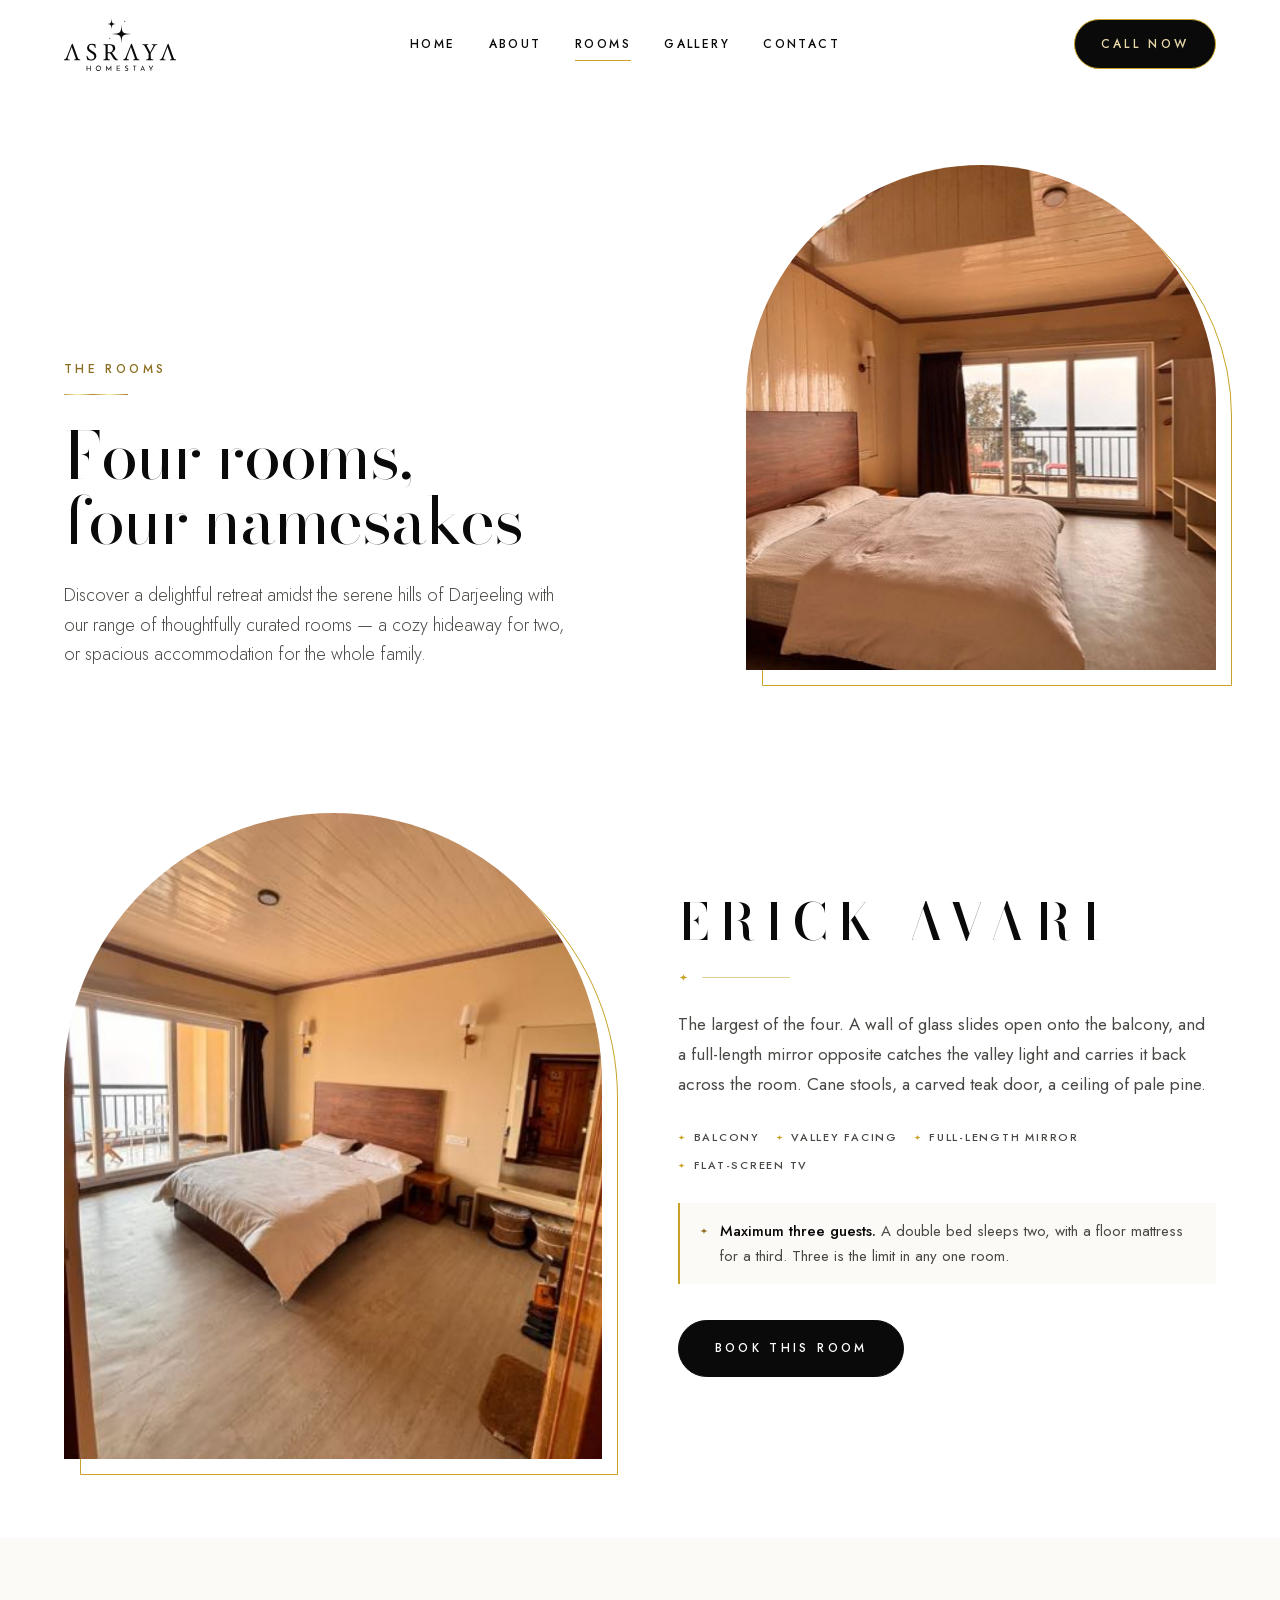
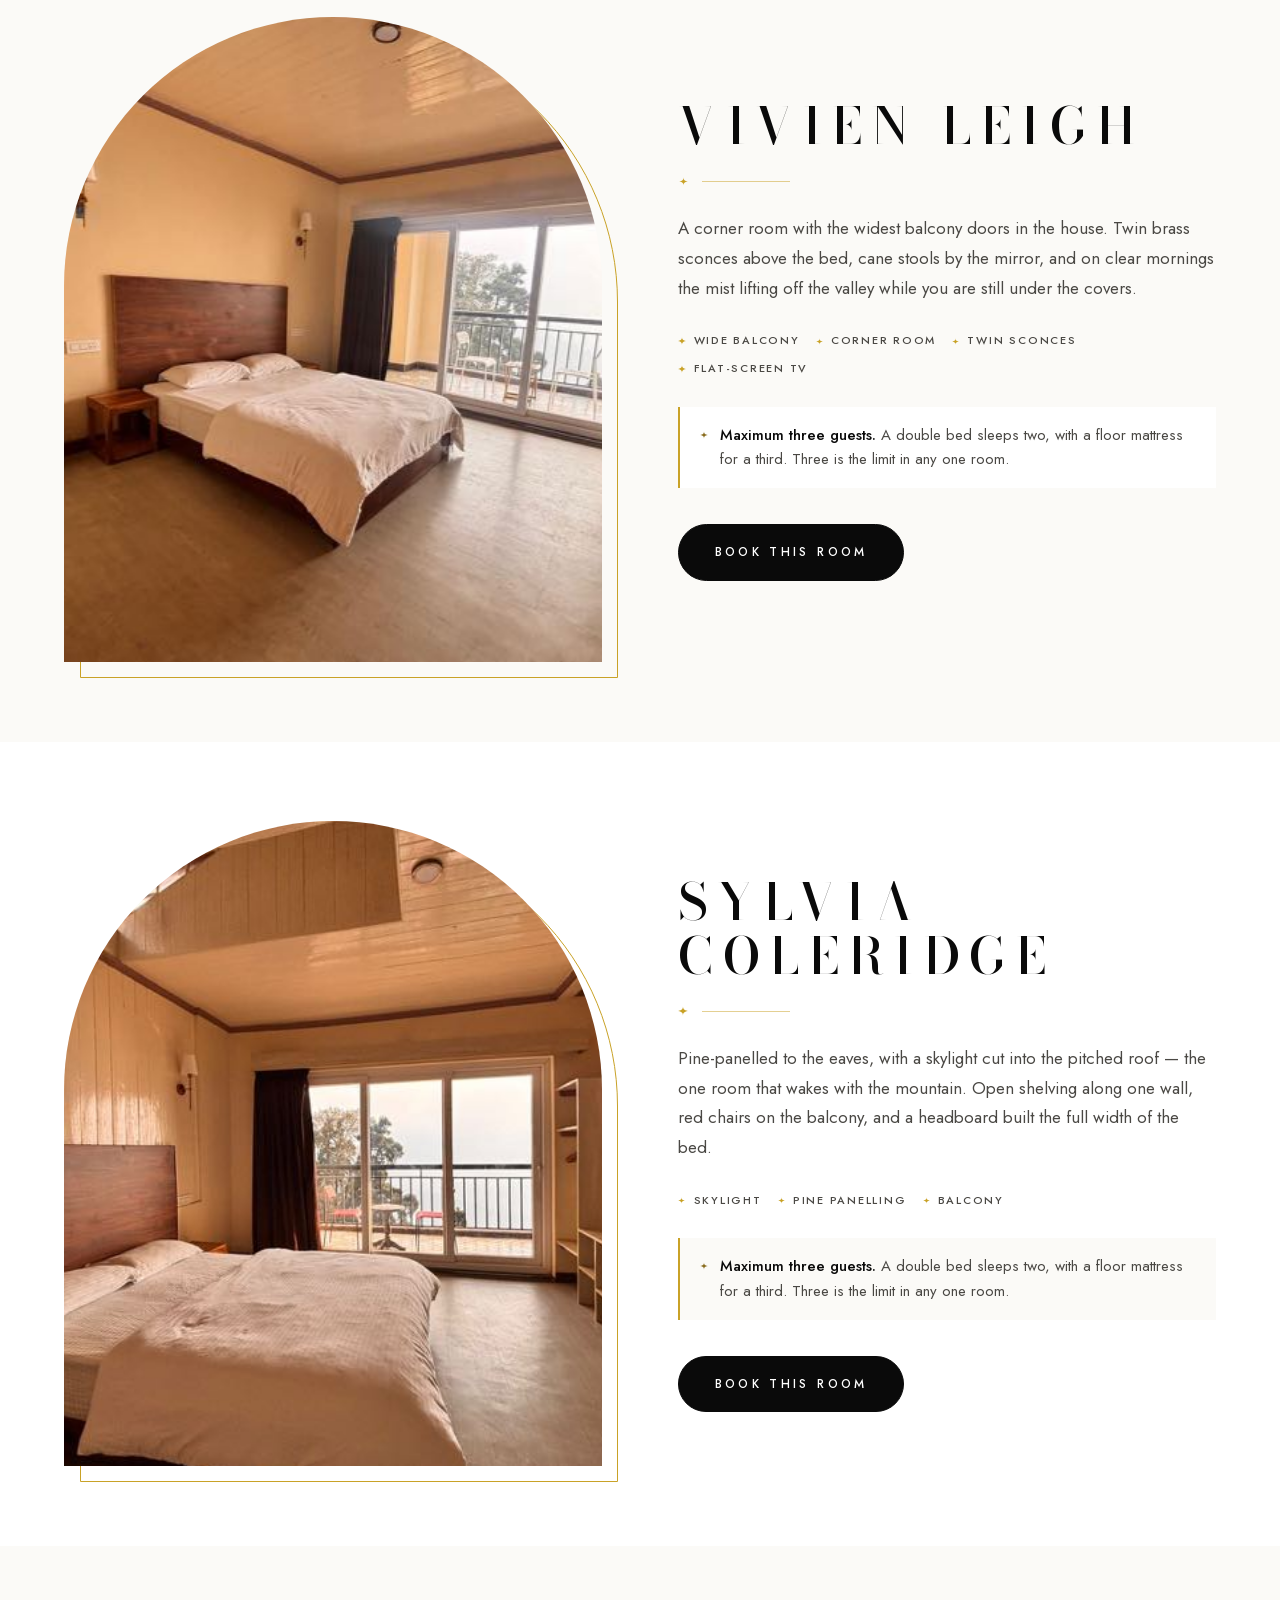
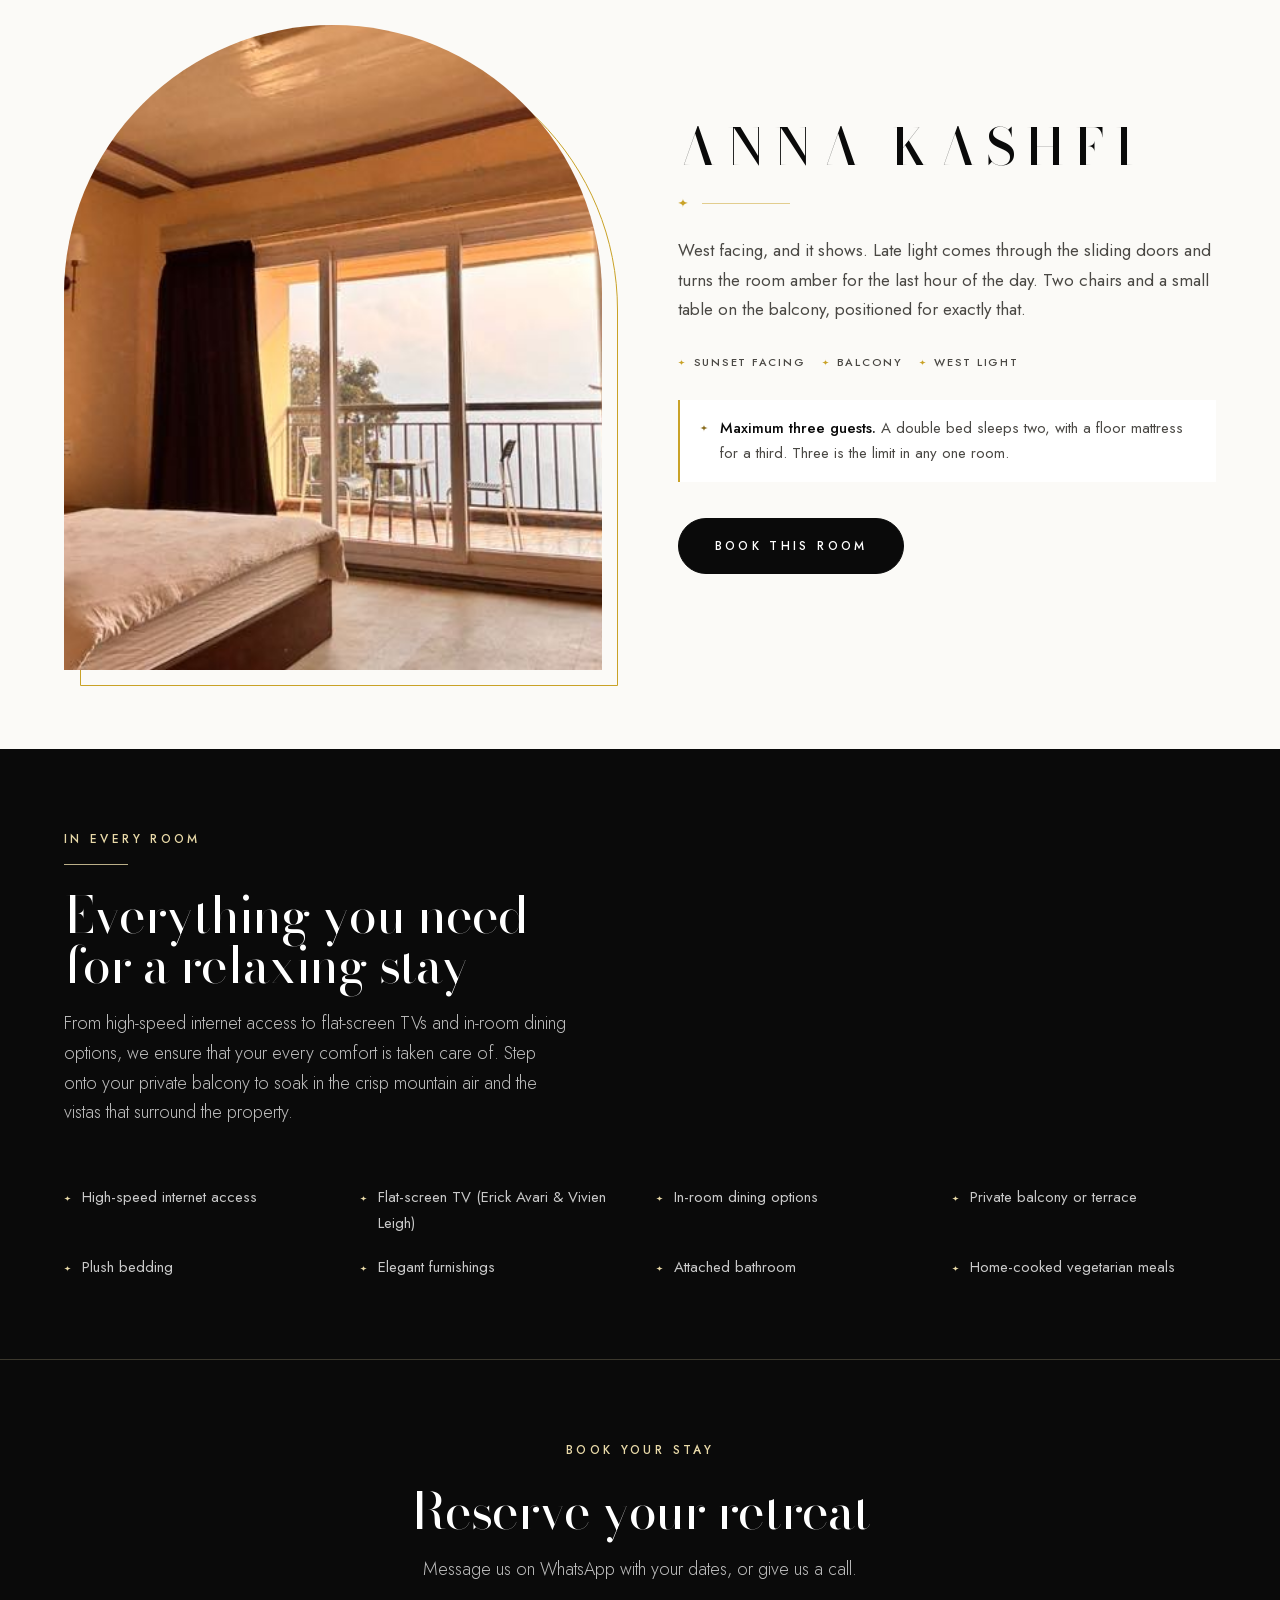
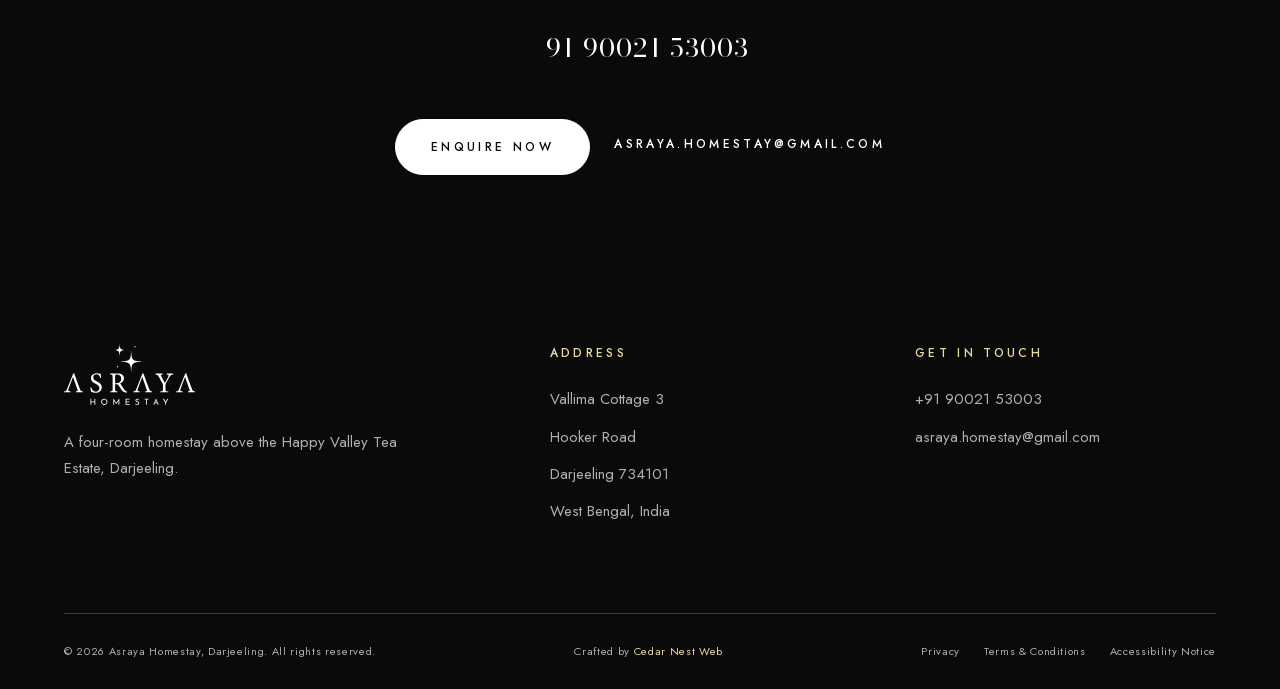
<file: rooms.html>
<!DOCTYPE html>
<html lang="en">
<head>
<meta charset="utf-8">
<meta name="viewport" content="width=device-width, initial-scale=1">

<title>Rooms — Asraya Homestay, Darjeeling</title>
<meta name="description" content="Four rooms at Asraya Homestay, Darjeeling — Erick Avari, Vivien Leigh, Sylvia Coleridge and Anna Kashfi. Each with an attached balcony, attached bathroom and valley views.">
<link rel="canonical" href="https://asrayahomestay.com/rooms.html">

<meta property="og:type" content="website">
<meta property="og:title" content="Rooms — Asraya Homestay, Darjeeling">
<meta property="og:description" content="Four rooms, each with an attached balcony and valley views.">
<meta property="og:image" content="https://asrayahomestay.com/assets/img/rooms/sylvia-coleridge.jpg">
<meta name="twitter:card" content="summary_large_image">
<meta name="theme-color" content="#0A0A0A">

<link rel="icon" href="./assets/img/brand/favicon.svg" type="image/svg+xml">

<link rel="preload" href="./assets/fonts/bodoni-moda-var-latin.woff2" as="font" type="font/woff2" crossorigin>
<link rel="preload" href="./assets/fonts/jost-var-latin.woff2" as="font" type="font/woff2" crossorigin>
<link rel="stylesheet" href="./assets/css/style.css">
<script>document.documentElement.classList.add('js');</script>
</head>
<body>

<a class="skip" href="#main">Skip to content</a>

<header class="header" id="header">
  <div class="header__inner">
    <a class="logo" href="./index.html">
      <span class="logo__mark" aria-hidden="true"></span>
      <span class="sr-only">Asraya Homestay — home</span>
    </a>
    <nav class="nav" aria-label="Primary">
      <a class="nav__link" href="./index.html">Home</a>
      <a class="nav__link" href="./about.html">About</a>
      <a class="nav__link" href="./rooms.html" aria-current="page">Rooms</a>
      <a class="nav__link" href="./gallery.html">Gallery</a>
      <a class="nav__link" href="./contact.html">Contact</a>
    </nav>
    <div class="header__actions">
      <a class="btn btn--call" href="tel:+919002153003">Call Now</a>
      <button class="burger" type="button" id="burger"
              aria-label="Open menu" aria-expanded="false" aria-controls="drawer">
        <span class="burger__box" aria-hidden="true"><span></span><span></span></span>
      </button>
    </div>
  </div>
</header>

<div class="drawer" id="drawer" data-open="false" aria-hidden="true">
  <nav class="drawer__list" aria-label="Mobile">
    <a class="drawer__link" href="./index.html">Home</a>
    <a class="drawer__link" href="./about.html">About</a>
    <a class="drawer__link" href="./rooms.html" aria-current="page">Rooms</a>
    <a class="drawer__link" href="./gallery.html">Gallery</a>
    <a class="drawer__link" href="./contact.html">Contact</a>
  </nav>
  <div class="drawer__foot">
    <span class="rule" style="width:180px" aria-hidden="true"><i class="star"></i></span>
    <a class="btn btn--on-ink" href="tel:+919002153003">Call +91 90021 53003</a>
  </div>
</div>

<main id="main" tabindex="-1">

  <!-- ===== PAGE HEAD ==================================================== -->
  <section class="phead">
    <div class="container phead__grid">
      <div>
        <span class="eyebrow">The rooms</span>
        <span class="tick" aria-hidden="true"></span>
        <h1 class="display display--h1 phead__title">Four rooms,<br>four namesakes</h1>
        <p class="lead phead__lead">
          Discover a delightful retreat amidst the serene hills of Darjeeling with our range of
          thoughtfully curated rooms &mdash; a cozy hideaway for two, or spacious accommodation
          for the whole family.
        </p>
      </div>
      <figure class="arch phead__media">
        <div class="arch__frame">
          <img src="./assets/img/rooms/sylvia-coleridge.jpg"
               srcset="./assets/img/rooms/sylvia-coleridge-sm.jpg 700w,
                       ./assets/img/rooms/sylvia-coleridge.jpg 1400w"
               sizes="(max-width: 820px) 92vw, 470px"
               alt="The Sylvia Coleridge room, pine-panelled with a skylight and sliding doors to the balcony"
               width="1400" height="1050" fetchpriority="high" decoding="async" data-parallax>
        </div>
      </figure>
    </div>
  </section>


  <!-- ===== ROOM 1 — ERICK AVARI ========================================= -->
  <section class="section section--tight room" id="erick-avari">
    <div class="container split">
      <figure class="arch room__media" data-reveal>
        <div class="arch__frame">
          <img src="./assets/img/rooms/erick-avari.jpg"
               srcset="./assets/img/rooms/erick-avari-sm.jpg 600w,
                       ./assets/img/rooms/erick-avari.jpg 1200w"
               sizes="(max-width: 860px) 92vw, 44vw"
               alt="The Erick Avari room: a wide bed with a dark wooden headboard, sliding glass doors onto the balcony, and a full-length mirror reflecting a carved teak door"
               width="1200" height="1600" loading="lazy" decoding="async" data-parallax>
        </div>
      </figure>
      <div class="split__body" data-reveal>
        <h2 class="billing__name">Erick Avari</h2>
        <span class="rule rule--left room__rule" aria-hidden="true"><i class="star"></i></span>
        <div class="prose room__prose">
          <p>The largest of the four. A wall of glass slides open onto the balcony, and a full-length mirror opposite catches the valley light and carries it back across the room. Cane stools, a carved teak door, a ceiling of pale pine.</p>
        </div>
        <div class="chips room__chips">
          <span class="chip"><i class="star" aria-hidden="true"></i>Balcony</span>
          <span class="chip"><i class="star" aria-hidden="true"></i>Valley facing</span>
          <span class="chip"><i class="star" aria-hidden="true"></i>Full-length mirror</span>
          <span class="chip"><i class="star" aria-hidden="true"></i>Flat-screen TV</span>
        </div>
        <p class="note">
          <i class="star note__star" aria-hidden="true"></i>
          <span><strong>Maximum three guests.</strong> A double bed sleeps two, with a
          floor mattress for a third. Three is the limit in any one room.</span>
        </p>
        <a class="btn room__btn" href="./contact.html?room=Erick%20Avari%20with%20TV#get-in-touch">Book this room</a>
      </div>
    </div>
  </section>


  <!-- ===== ROOM 2 — VIVIEN LEIGH ======================================== -->
  <section class="section section--tight section--bone room" id="vivien-leigh">
    <div class="container split split--reverse">
      <figure class="arch room__media" data-reveal>
        <div class="arch__frame">
          <img src="./assets/img/rooms/vivien-leigh.jpg"
               srcset="./assets/img/rooms/vivien-leigh-sm.jpg 640w,
                       ./assets/img/rooms/vivien-leigh.jpg 1280w"
               sizes="(max-width: 860px) 92vw, 44vw"
               alt="The Vivien Leigh room: a corner room with twin wall sconces above the bed and wide sliding doors opening onto a balcony above the misted valley"
               width="1280" height="960" loading="lazy" decoding="async" data-parallax>
        </div>
      </figure>
      <div class="split__body" data-reveal>
        <h2 class="billing__name">Vivien Leigh</h2>
        <span class="rule rule--left room__rule" aria-hidden="true"><i class="star"></i></span>
        <div class="prose room__prose">
          <p>A corner room with the widest balcony doors in the house. Twin brass sconces above the bed, cane stools by the mirror, and on clear mornings the mist lifting off the valley while you are still under the covers.</p>
        </div>
        <div class="chips room__chips">
          <span class="chip"><i class="star" aria-hidden="true"></i>Wide balcony</span>
          <span class="chip"><i class="star" aria-hidden="true"></i>Corner room</span>
          <span class="chip"><i class="star" aria-hidden="true"></i>Twin sconces</span>
          <span class="chip"><i class="star" aria-hidden="true"></i>Flat-screen TV</span>
        </div>
        <p class="note">
          <i class="star note__star" aria-hidden="true"></i>
          <span><strong>Maximum three guests.</strong> A double bed sleeps two, with a
          floor mattress for a third. Three is the limit in any one room.</span>
        </p>
        <a class="btn room__btn" href="./contact.html?room=Vivien%20Leigh%20with%20TV#get-in-touch">Book this room</a>
      </div>
    </div>
  </section>


  <!-- ===== ROOM 3 — SYLVIA COLERIDGE ==================================== -->
  <section class="section section--tight room" id="sylvia-coleridge">
    <div class="container split">
      <figure class="arch room__media" data-reveal>
        <div class="arch__frame">
          <img src="./assets/img/rooms/sylvia-coleridge.jpg"
               srcset="./assets/img/rooms/sylvia-coleridge-sm.jpg 700w,
                       ./assets/img/rooms/sylvia-coleridge.jpg 1400w"
               sizes="(max-width: 860px) 92vw, 44vw"
               alt="The Sylvia Coleridge room: pine-panelled walls, a skylight cut into the pitched roof, open shelving, and red chairs on the balcony beyond the sliding doors"
               width="1400" height="1050" loading="lazy" decoding="async" data-parallax>
        </div>
      </figure>
      <div class="split__body" data-reveal>
        <h2 class="billing__name">Sylvia Coleridge</h2>
        <span class="rule rule--left room__rule" aria-hidden="true"><i class="star"></i></span>
        <div class="prose room__prose">
          <p>Pine-panelled to the eaves, with a skylight cut into the pitched roof &mdash; the one room that wakes with the mountain. Open shelving along one wall, red chairs on the balcony, and a headboard built the full width of the bed.</p>
        </div>
        <div class="chips room__chips">
          <span class="chip"><i class="star" aria-hidden="true"></i>Skylight</span>
          <span class="chip"><i class="star" aria-hidden="true"></i>Pine panelling</span>
          <span class="chip"><i class="star" aria-hidden="true"></i>Balcony</span>
        </div>
        <p class="note">
          <i class="star note__star" aria-hidden="true"></i>
          <span><strong>Maximum three guests.</strong> A double bed sleeps two, with a
          floor mattress for a third. Three is the limit in any one room.</span>
        </p>
        <a class="btn room__btn" href="./contact.html?room=Sylvia%20Coleridge#get-in-touch">Book this room</a>
      </div>
    </div>
  </section>


  <!-- ===== ROOM 4 — ANNA KASHFI ========================================= -->
  <section class="section section--tight section--bone room" id="anna-kashfi">
    <div class="container split split--reverse">
      <figure class="arch room__media" data-reveal>
        <div class="arch__frame">
          <img src="./assets/img/rooms/anna-kashfi.jpg"
               srcset="./assets/img/rooms/anna-kashfi-sm.jpg 700w,
                       ./assets/img/rooms/anna-kashfi.jpg 1400w"
               sizes="(max-width: 860px) 92vw, 44vw"
               alt="The Anna Kashfi room: late afternoon light pouring through sliding doors onto the bed, with two chairs and a table on the balcony outside"
               width="1400" height="1050" loading="lazy" decoding="async" data-parallax>
        </div>
      </figure>
      <div class="split__body" data-reveal>
        <h2 class="billing__name">Anna Kashfi</h2>
        <span class="rule rule--left room__rule" aria-hidden="true"><i class="star"></i></span>
        <div class="prose room__prose">
          <p>West facing, and it shows. Late light comes through the sliding doors and turns the room amber for the last hour of the day. Two chairs and a small table on the balcony, positioned for exactly that.</p>
        </div>
        <div class="chips room__chips">
          <span class="chip"><i class="star" aria-hidden="true"></i>Sunset facing</span>
          <span class="chip"><i class="star" aria-hidden="true"></i>Balcony</span>
          <span class="chip"><i class="star" aria-hidden="true"></i>West light</span>
        </div>
        <p class="note">
          <i class="star note__star" aria-hidden="true"></i>
          <span><strong>Maximum three guests.</strong> A double bed sleeps two, with a
          floor mattress for a third. Three is the limit in any one room.</span>
        </p>
        <a class="btn room__btn" href="./contact.html?room=Anna%20Kashfi#get-in-touch">Book this room</a>
      </div>
    </div>
  </section>


  <!-- ===== SHARED AMENITIES ============================================= -->
  <section class="section section--tight section--ink on-ink">
    <div class="container">
      <div class="shead" data-reveal>
        <span class="eyebrow">In every room</span>
        <span class="tick" aria-hidden="true"></span>
        <h2 class="display display--h2 shead__title">Everything you need<br>for a relaxing stay</h2>
        <p class="lead shead__sub">
          From high-speed internet access to flat-screen TVs and in-room dining options, we ensure
          that your every comfort is taken care of. Step onto your private balcony to soak in the
          crisp mountain air and the vistas that surround the property.
        </p>
      </div>

      <ul class="amen" data-reveal-stagger>
        <li class="amen__item" style="--i:0"><i class="star" aria-hidden="true"></i>High-speed internet access</li>
        <li class="amen__item" style="--i:1"><i class="star" aria-hidden="true"></i>Flat-screen TV (Erick Avari &amp; Vivien Leigh)</li>
        <li class="amen__item" style="--i:2"><i class="star" aria-hidden="true"></i>In-room dining options</li>
        <li class="amen__item" style="--i:3"><i class="star" aria-hidden="true"></i>Private balcony or terrace</li>
        <li class="amen__item" style="--i:4"><i class="star" aria-hidden="true"></i>Plush bedding</li>
        <li class="amen__item" style="--i:5"><i class="star" aria-hidden="true"></i>Elegant furnishings</li>
        <li class="amen__item" style="--i:6"><i class="star" aria-hidden="true"></i>Attached bathroom</li>
        <li class="amen__item" style="--i:7"><i class="star" aria-hidden="true"></i>Home-cooked vegetarian meals</li>
      </ul>
    </div>
  </section>


  <!-- ===== BOOKING BAND ================================================= -->
  <section class="section section--tight section--ink booking on-ink">
    <div class="container container--narrow">
      <div data-reveal>
        <span class="eyebrow">Book your stay</span>
        <h2 class="display display--h2 booking__title">Reserve your retreat</h2>
        <p class="lead booking__sub">
          Message us on WhatsApp with your dates, or give us a call.
        </p>
        <div class="booking__numbers">
          <a class="booking__num" href="tel:+919002153003">+91 90021 53003</a>
        </div>
        <div class="booking__cta">
          <a class="btn btn--on-ink" href="./contact.html#get-in-touch">Enquire now</a>
          <a class="tlink" href="mailto:asraya.homestay@gmail.com">asraya.homestay@gmail.com</a>
        </div>
      </div>
    </div>
  </section>

</main>

<footer class="footer">
  <div class="container">
    <div class="footer__top">
      <div>
        <span class="footer__logo" aria-hidden="true"></span>
        <p style="margin-top:1.5rem;max-width:34ch;font-size:var(--fs-small)">
          A four-room homestay above the Happy Valley Tea Estate, Darjeeling.
        </p>
      </div>
      <div>
        <h2 class="footer__title">Address</h2>
        <address class="footer__list" style="font-style:normal">
          <span>Vallima Cottage 3</span>
          <span>Hooker Road</span>
          <span>Darjeeling 734101</span>
          <span>West Bengal, India</span>
        </address>
      </div>
      <div>
        <h2 class="footer__title">Get in touch</h2>
        <ul class="footer__list">
          <li><a href="tel:+919002153003">+91 90021 53003</a></li>
          
          <li><a href="mailto:asraya.homestay@gmail.com">asraya.homestay@gmail.com</a></li>
        </ul>
      </div>
    </div>
    <div class="footer__bottom">
      <span>&copy; <span id="year">2026</span> Asraya Homestay, Darjeeling. All rights reserved.</span>
      <span class="footer__craft">Crafted by
        <a href="https://cedarnestweb.vercel.app/" target="_blank" rel="noopener">Cedar Nest Web</a>
      </span>
      <nav class="footer__legal" aria-label="Legal">
        <a href="https://asrayahomestay.com/privacy/">Privacy</a>
        <a href="https://asrayahomestay.com/terms-and-conditions/">Terms &amp; Conditions</a>
        <a href="https://asrayahomestay.com/accessibility-notice/">Accessibility Notice</a>
      </nav>
    </div>
  </div>
</footer>

<a class="wa" id="wa" data-visible="false"
   href="./contact.html#get-in-touch">
  <span class="wa__ring" aria-hidden="true"></span>
  <span class="wa__icon" aria-hidden="true">
    <svg viewBox="0 0 24 24"><path d="M17.47 14.38c-.3-.15-1.76-.87-2.03-.97-.27-.1-.47-.15-.67.15-.2.3-.77.96-.94 1.16-.17.2-.35.22-.65.07-.3-.15-1.25-.46-2.39-1.47-.88-.79-1.48-1.76-1.65-2.06-.17-.3-.02-.46.13-.61.13-.13.3-.35.45-.52.15-.17.2-.3.3-.5.1-.2.05-.37-.02-.52-.08-.15-.67-1.61-.92-2.21-.24-.58-.49-.5-.67-.51h-.57c-.2 0-.52.07-.79.37-.27.3-1.04 1.01-1.04 2.48s1.06 2.87 1.21 3.07c.15.2 2.1 3.2 5.08 4.49.71.3 1.26.49 1.69.63.71.22 1.36.19 1.87.12.57-.09 1.76-.72 2.01-1.41.25-.7.25-1.29.17-1.42-.07-.13-.27-.2-.57-.35zM12.04 21.5h-.01a9.44 9.44 0 0 1-4.8-1.32l-.34-.2-3.57.94.95-3.48-.22-.36a9.42 9.42 0 0 1-1.44-5.03c0-5.2 4.24-9.44 9.45-9.44 2.52 0 4.89.99 6.67 2.77a9.38 9.38 0 0 1 2.76 6.68c0 5.2-4.24 9.44-9.45 9.44zM20.5 3.49A11.36 11.36 0 0 0 12.04 0C5.77 0 .67 5.1.67 11.37c0 2 .52 3.95 1.52 5.67L.57 24l7.1-1.86a11.34 11.34 0 0 0 5.42 1.38h.01c6.26 0 11.36-5.1 11.36-11.37 0-3.04-1.18-5.89-3.33-8.04z"/></svg>
  </span>
  <span class="wa__label">Book on WhatsApp</span>
  <span class="sr-only">Go to the booking enquiry form, which sends your details to us on WhatsApp</span>
</a>

<script src="./assets/js/main.js" defer></script>
</body>
</html>
</file>
<file: assets/css/style.css>
/* ==========================================================================
   ASRAYA HOMESTAY
   Darjeeling, West Bengal

   Concept — "The Portal"
   Every room photograph in this house is composed around a sliding glass
   balcony door. The arch is not decoration borrowed from a moodboard; it is
   a description of the building. It recurs at every scale: hero, room
   portraits, gallery hover, and shrunk to a bullet.

   Contents
     01  Fonts
     02  Tokens
     03  Reset
     04  Base typography
     05  Layout primitives
     06  Components
     07  Header & navigation
     08  Footer
     09  Floating WhatsApp
     10  Utilities & motion
   ========================================================================== */


/* 01  FONTS ================================================================
   Both faces are variable — one 46KB + one 26KB file covers every weight.
   Bodoni Moda: a true Didone. Chosen over Playfair/Cormorant because the
   existing Asraya wordmark already *is* a high-contrast serif, and because
   Didone is the shared language of film title cards and fashion houses —
   which is exactly where a homestay named after screen actors sits.
   ------------------------------------------------------------------------ */

@font-face {
  font-family: 'Bodoni Moda';
  src: url('../fonts/bodoni-moda-var-latin.woff2') format('woff2');
  font-weight: 400 500;
  font-style: normal;
  font-display: swap;
}

@font-face {
  font-family: 'Jost';
  src: url('../fonts/jost-var-latin.woff2') format('woff2');
  font-weight: 300 500;
  font-style: normal;
  font-display: swap;
}


/* 02  TOKENS =============================================================== */

:root {
  /* ---- colour ---------------------------------------------------------- */
  --white:      #FFFFFF;   /* true white, not cream — sharper, more couture */
  --bone:       #FBFAF7;   /* alternate band, barely-there warmth           */
  --ink:        #0A0A0A;   /* full-bleed dark sections, display type        */
  --ink-soft:   #4A4844;   /* body text                                     */
  --gold:       #C9A227;   /* DECORATION ONLY — 2.4:1 on white, fails AA    */
  --gold-deep:  #8A6D1F;   /* gold text on white — 5.0:1, passes AA         */
  --gold-light: #E8D9A8;   /* gold text on ink   — 11:1, passes AAA         */

  --line:       rgba(10, 10, 10, .12);   /* hairline on light */
  --line-dark:  rgba(232, 217, 168, .22); /* hairline on ink  */

  --gold-leaf: linear-gradient(135deg,
                #BF953F 0%, #FCF6BA 22%, #B38728 45%,
                #FBF5B7 70%, #AA771C 100%);

  /* ---- type ------------------------------------------------------------ */
  --display: 'Bodoni Moda', 'Didot', 'Bodoni MT', Georgia, serif;
  --body:    'Jost', -apple-system, BlinkMacSystemFont, 'Segoe UI', sans-serif;

  /* Bodoni's hairlines vanish under 28px — nothing below --fs-h3 uses it. */
  /* Sized to fit a half-width column. 7vw/6.5rem overflowed: "to Relaxation"
     in a Didone runs ~6.2x the font size, wider than the column allows. */
  --fs-hero:    clamp(2.5rem, 4.6vw, 5rem);
  --fs-h1:      clamp(2.5rem, 5.2vw, 4.25rem);
  --fs-h2:      clamp(2rem, 4vw, 3.25rem);
  --fs-h3:      clamp(1.75rem, 2.6vw, 2.125rem);
  --fs-lead:    clamp(1.0625rem, 1.4vw, 1.25rem);
  --fs-body:    1.0625rem;
  --fs-small:   .9375rem;
  --fs-eyebrow: .75rem;
  --fs-chip:    .6875rem;

  --track-eyebrow: .28em;
  --track-billing: .18em;   /* room names — the title-card treatment */
  --track-chip:    .16em;
  --track-nav:     .2em;

  /* ---- space ----------------------------------------------------------- */
  --gutter:  clamp(1.25rem, 5vw, 4rem);
  --maxw:    1320px;
  --measure: 62ch;
  --section: clamp(5rem, 10vw, 9rem);

  /* ---- form ------------------------------------------------------------ */
  --arch:   999px 999px 0 0;   /* semicircular top, straight sides & foot */
  --mount:  16px;              /* how far the gold mount sits out of register */
  --header: 88px;

  --ease: cubic-bezier(.22, .61, .36, 1);
}

@media (max-width: 760px) {
  :root { --header: 68px; --mount: 10px; }
}


/* 03  RESET ================================================================ */

*, *::before, *::after { box-sizing: border-box; }

html {
  -webkit-text-size-adjust: 100%;
  scroll-behavior: smooth;
  scroll-padding-top: calc(var(--header) + 1.5rem);
}

body {
  margin: 0;
  background: var(--white);
  color: var(--ink-soft);
  font-family: var(--body);
  font-size: var(--fs-body);
  font-weight: 400;
  line-height: 1.75;
  -webkit-font-smoothing: antialiased;
  -moz-osx-font-smoothing: grayscale;
  overflow-x: hidden;
}

img, picture, svg, video { display: block; max-width: 100%; }
img { height: auto; }

button, input, select, textarea { font: inherit; color: inherit; }
button { background: none; border: 0; cursor: pointer; }

h1, h2, h3, h4, p, figure, blockquote { margin: 0; }
ul, ol { margin: 0; padding: 0; list-style: none; }

a { color: inherit; text-decoration: none; }

:focus-visible {
  outline: 2px solid var(--gold-deep);
  outline-offset: 3px;
  border-radius: 2px;
}

::selection { background: var(--gold-light); color: var(--ink); }


/* 04  BASE TYPOGRAPHY ====================================================== */

.display {
  font-family: var(--display);
  font-weight: 400;
  color: var(--ink);
  line-height: .98;
  letter-spacing: -.02em;
  font-optical-sizing: auto;
}

.display--hero { font-size: var(--fs-hero); line-height: .95; }
.display--h1   { font-size: var(--fs-h1); }
.display--h2   { font-size: var(--fs-h2); }
.display--h3   { font-size: var(--fs-h3); line-height: 1.1; }

.lead {
  font-size: var(--fs-lead);
  font-weight: 300;
  line-height: 1.65;
  max-width: 46ch;
}

.prose  { max-width: var(--measure); }
.prose p + p { margin-top: 1.25em; }

.eyebrow {
  display: block;
  font-size: var(--fs-eyebrow);
  font-weight: 500;
  letter-spacing: var(--track-eyebrow);
  text-transform: uppercase;
  color: var(--gold-deep);
}

/* On ink, gold text must switch to the light tint to stay readable. */
.on-ink .eyebrow { color: var(--gold-light); }
.on-ink .display { color: var(--white); }
.on-ink          { color: rgba(255, 255, 255, .74); }


/* 05  LAYOUT PRIMITIVES ==================================================== */

.container {
  width: 100%;
  max-width: var(--maxw);
  margin-inline: auto;
  padding-inline: var(--gutter);
}

.container--narrow { max-width: 940px; }

.section { padding-block: var(--section); }
.section--tight { padding-block: calc(var(--section) * .62); }
.section--bone  { background: var(--bone); }
.section--ink   { background: var(--ink); }


/* 06  COMPONENTS =========================================================== */

/* ---- 6.1  Star & rule ----------------------------------------------------
   The four-pointed star is lifted from the Asraya wordmark, not invented.
   Four points, four rooms. It replaces every generic bullet and divider.
   ------------------------------------------------------------------------ */

.star {
  display: inline-block;
  width: 1em;
  height: 1em;
  flex: none;
  background-color: currentColor;
  -webkit-mask: var(--star-shape) center / contain no-repeat;
          mask: var(--star-shape) center / contain no-repeat;
}

:root {
  --star-shape: url("data:image/svg+xml,%3Csvg xmlns='http://www.w3.org/2000/svg' viewBox='0 0 64 64'%3E%3Cpath d='M32 2C32 19 37 27 62 32C37 37 32 45 32 62C32 45 27 37 2 32C27 27 32 19 32 2Z'/%3E%3C/svg%3E");
}

/* rule with the star set into it */
.rule {
  display: flex;
  align-items: center;
  gap: .9rem;
  color: var(--gold);
}
.rule::before,
.rule::after {
  content: '';
  height: 1px;
  flex: 1;
  background: currentColor;
  opacity: .5;
}
.rule .star { font-size: .6rem; }

.rule--left { justify-content: flex-start; }
.rule--left::before { display: none; }
.rule--left::after  { max-width: 88px; }

.on-ink .rule { color: var(--gold-light); }

/* Short hairline under an eyebrow. Uses the metallic gradient rather than
   flat gold — at 1px it reads as a struck line of leaf, not a coloured rule. */
.tick {
  display: block;
  width: 64px;
  height: 1px;
  margin-top: .9rem;
  background: var(--gold-leaf);
}
.on-ink .tick { background: var(--gold-light); opacity: .8; }


/* ---- 6.2  Buttons -------------------------------------------------------- */

.btn {
  --btn-bg: var(--ink);
  --btn-fg: var(--white);
  --btn-bd: var(--ink);
  display: inline-flex;
  align-items: center;
  justify-content: center;
  gap: .6rem;
  padding: 1.05rem 2.2rem;
  background: var(--btn-bg);
  color: var(--btn-fg);
  border: 1px solid var(--btn-bd);
  border-radius: 999px;
  font-size: var(--fs-eyebrow);
  font-weight: 500;
  letter-spacing: var(--track-eyebrow);
  text-transform: uppercase;
  white-space: nowrap;
  transition: background .4s var(--ease), color .4s var(--ease),
              border-color .4s var(--ease);
}

.btn:hover {
  --btn-bg: var(--gold-deep);
  --btn-bd: var(--gold-deep);
  --btn-fg: var(--white);
}

.btn--ghost {
  --btn-bg: transparent;
  --btn-fg: var(--ink);
  --btn-bd: var(--line);
}
.btn--ghost:hover {
  --btn-bg: var(--ink);
  --btn-fg: var(--white);
  --btn-bd: var(--ink);
}

/* the CALL NOW pill in the header — black + gold */
.btn--call {
  --btn-bg: var(--ink);
  --btn-fg: var(--gold-light);
  --btn-bd: var(--gold);
  padding: .85rem 1.6rem;
}
.btn--call:hover {
  --btn-bg: var(--gold-deep);
  --btn-fg: var(--white);
  --btn-bd: var(--gold-deep);
}

.btn--on-ink {
  --btn-bg: var(--white);
  --btn-fg: var(--ink);
  --btn-bd: var(--white);
}
.btn--on-ink:hover {
  --btn-bg: transparent;
  --btn-fg: var(--white);
  --btn-bd: var(--gold);
}

/* quiet text link with a gold underline that wipes in */
.tlink {
  display: inline-flex;
  align-items: center;
  gap: .55rem;
  font-size: var(--fs-eyebrow);
  font-weight: 500;
  letter-spacing: var(--track-eyebrow);
  text-transform: uppercase;
  color: var(--ink);
  padding-bottom: .35rem;
  background-image: linear-gradient(var(--gold), var(--gold));
  background-size: 0% 1px;
  background-position: 0 100%;
  background-repeat: no-repeat;
  transition: background-size .5s var(--ease), color .4s var(--ease);
}
.tlink:hover { background-size: 100% 1px; color: var(--gold-deep); }
.tlink__arrow { transition: transform .4s var(--ease); }
.tlink:hover .tlink__arrow { transform: translateX(5px); }

.on-ink .tlink { color: var(--white); }
.on-ink .tlink:hover { color: var(--gold-light); }


/* ---- 6.3  The arch -------------------------------------------------------
   Signature element. A photograph inside a semicircular-topped frame, with a
   1px gold hairline arch offset 16px down-and-right — a passe-partout mount
   slightly out of register. The image parallaxes inside the fixed frame, so
   you read it as looking *through* an opening rather than at a picture.
   ------------------------------------------------------------------------ */

.arch {
  position: relative;
  isolation: isolate;
}

.arch__frame {
  position: relative;
  z-index: 1;
  overflow: hidden;
  height: 100%;          /* lets an aspect-ratio on .arch actually govern */
  border-radius: var(--arch);
  background: var(--bone);
}

.arch__frame img {
  width: 100%;
  height: 100%;
  object-fit: cover;
  /* room for the parallax drift without exposing an edge */
  scale: 1.08;
  will-change: transform;
}

/* the offset gold mount */
.arch::after {
  content: '';
  position: absolute;
  inset: 0;
  z-index: 0;
  transform: translate(var(--mount), var(--mount));
  border: 1px solid var(--gold);
  border-radius: var(--arch);
  pointer-events: none;
}

.arch--no-mount::after { display: none; }

/* a single stroked gold arc, set behind and larger — echoes the arch */
.arc {
  position: absolute;
  border: 1px solid var(--gold);
  border-radius: 999px;
  opacity: .32;
  pointer-events: none;
  z-index: -1;
}


/* ---- 6.4  Chips (room features) ------------------------------------------ */

.chips {
  display: flex;
  flex-wrap: wrap;
  align-items: center;
  gap: .55rem 1rem;
}

.chip {
  display: inline-flex;
  align-items: center;
  gap: .5rem;
  font-size: var(--fs-chip);
  font-weight: 500;
  letter-spacing: var(--track-chip);
  text-transform: uppercase;
  color: var(--ink-soft);
}
.chip .star { font-size: .45rem; color: var(--gold); }

.on-ink .chip { color: rgba(255, 255, 255, .7); }
.on-ink .chip .star { color: var(--gold-light); }


/* ---- 6.5  Billing block (room name, title-card treatment) ---------------- */

.billing__name {
  font-family: var(--display);
  font-weight: 500;
  font-size: var(--fs-h2);
  line-height: 1.05;
  letter-spacing: var(--track-billing);
  text-transform: uppercase;
  color: var(--ink);
}
.on-ink .billing__name { color: var(--white); }


/* 07  HEADER & NAVIGATION ================================================== */

.skip {
  position: absolute;
  left: 50%;
  top: 0;
  transform: translate(-50%, -120%);
  z-index: 200;
  padding: .9rem 1.6rem;
  background: var(--ink);
  color: var(--white);
  font-size: var(--fs-eyebrow);
  letter-spacing: var(--track-eyebrow);
  text-transform: uppercase;
  transition: transform .3s var(--ease);
}
.skip:focus { transform: translate(-50%, 0); }

.header {
  position: fixed;
  inset: 0 0 auto;
  z-index: 100;
  height: var(--header);
  display: flex;
  align-items: center;
  transition: background .45s var(--ease), box-shadow .45s var(--ease);
}

.header__inner {
  width: 100%;
  max-width: var(--maxw);
  margin-inline: auto;
  padding-inline: var(--gutter);
  display: flex;
  align-items: center;
  justify-content: space-between;
  gap: 2rem;
}

/* transparent at the top, solid once scrolled */
.header--solid {
  background: var(--white);
  box-shadow: 0 1px 0 var(--line);
}

/* The drawer is a full-screen ink panel sitting *under* the header, so while
   it is open the header must go transparent and invert its type to white —
   otherwise ink-on-ink makes the logo and burger disappear. */
.header--open {
  background: transparent;
  box-shadow: none;
}
.header--open .logo,
.header--open .burger,
.header--open .nav__link { color: var(--white); }

/* ---- logo ---------------------------------------------------------------
   The supplied wordmark is white-only, so it is used as a CSS mask and
   tinted with currentColor. That lets one file be white over the hero and
   ink over the scrolled header. Visually-hidden text keeps it readable if
   the mask fails.
   ------------------------------------------------------------------------ */

/* Header type is ink on every page: the heroes are white, so white nav type
   would vanish. The header earns its separation from a shadow on scroll,
   not from a colour flip. */
.logo {
  display: block;
  color: var(--ink);
  transition: color .45s var(--ease);
}

.logo__mark {
  display: block;
  width: 112px;
  height: 53px;
  background-color: currentColor;
  -webkit-mask: url('../img/brand/logo.svg') left center / contain no-repeat;
          mask: url('../img/brand/logo.svg') left center / contain no-repeat;
}

@media (max-width: 760px) {
  .logo__mark { width: 88px; height: 42px; }
}

/* ---- nav ---------------------------------------------------------------- */

.nav { display: flex; align-items: center; gap: clamp(1.5rem, 2.6vw, 2.75rem); }

.nav__link {
  position: relative;
  font-size: var(--fs-eyebrow);
  font-weight: 500;
  letter-spacing: var(--track-nav);
  text-transform: uppercase;
  color: var(--ink);
  padding-block: .4rem;
  transition: color .45s var(--ease);
}
.nav__link:hover { color: var(--gold-deep); }

.nav__link::after {
  content: '';
  position: absolute;
  left: 0;
  bottom: 0;
  height: 1px;
  width: 100%;
  background: var(--gold);
  transform: scaleX(0);
  transform-origin: left;
  transition: transform .45s var(--ease);
}
.nav__link:hover::after,
.nav__link[aria-current='page']::after { transform: scaleX(1); }

.header__actions { display: flex; align-items: center; gap: 1rem; }

/* ---- hamburger ---------------------------------------------------------- */

.burger {
  display: none;
  width: 44px;
  height: 44px;
  padding: 0;
  place-items: center;
  color: var(--ink);
}
/* the drawer sits behind the header, so the burger stays ink while open */

.burger__box { display: block; width: 24px; height: 12px; position: relative; }
.burger__box span {
  position: absolute;
  left: 0;
  width: 100%;
  height: 1px;
  background: currentColor;
  transition: transform .4s var(--ease), opacity .3s var(--ease);
}
.burger__box span:first-child { top: 0; }
.burger__box span:last-child  { bottom: 0; }

.header--open .burger__box span:first-child { transform: translateY(5.5px) rotate(45deg); }
.header--open .burger__box span:last-child  { transform: translateY(-5.5px) rotate(-45deg); }

/* ---- mobile drawer ------------------------------------------------------ */

.drawer {
  position: fixed;
  inset: 0;
  z-index: 90;
  display: grid;
  place-content: center;
  gap: 0;
  background: var(--ink);
  opacity: 0;
  visibility: hidden;
  transition: opacity .5s var(--ease), visibility .5s;
}
.drawer[data-open='true'] { opacity: 1; visibility: visible; }

.drawer__list { text-align: center; }

.drawer__link {
  display: block;
  padding: 1rem 2rem;
  font-family: var(--display);
  font-size: clamp(2rem, 9vw, 3rem);
  font-weight: 400;
  letter-spacing: .04em;
  text-transform: uppercase;
  color: var(--white);
  transition: color .35s var(--ease);
}
.drawer__link:hover,
.drawer__link[aria-current='page'] { color: var(--gold-light); }

.drawer__foot {
  margin-top: 2.5rem;
  display: grid;
  justify-items: center;
  gap: 1.25rem;
}

@media (max-width: 960px) {
  .nav { display: none; }
  .burger { display: grid; }
}


/* 08  FOOTER =============================================================== */

.footer { background: var(--ink); color: rgba(255, 255, 255, .68); }

.footer__top {
  display: grid;
  grid-template-columns: 1.4fr 1fr 1fr;
  gap: clamp(2.5rem, 5vw, 4.5rem);
  padding-block: clamp(3.5rem, 7vw, 5.5rem);
}

.footer__logo {
  display: block;
  width: 132px;
  height: 62px;
  background-color: var(--white);
  -webkit-mask: url('../img/brand/logo.svg') left center / contain no-repeat;
          mask: url('../img/brand/logo.svg') left center / contain no-repeat;
}

.footer__title {
  font-size: var(--fs-eyebrow);
  font-weight: 500;
  letter-spacing: var(--track-eyebrow);
  text-transform: uppercase;
  color: var(--gold-light);
  margin-bottom: 1.4rem;
}

.footer__list { display: grid; gap: .7rem; font-size: var(--fs-small); }
.footer__list a { transition: color .3s var(--ease); }
.footer__list a:hover { color: var(--gold-light); }

.footer__bottom {
  display: flex;
  flex-wrap: wrap;
  justify-content: space-between;
  align-items: center;
  gap: 1rem 2rem;
  padding-block: 1.75rem;
  border-top: 1px solid var(--line-dark);
  font-size: var(--fs-chip);
  letter-spacing: .06em;
}

.footer__legal { display: flex; flex-wrap: wrap; gap: 1.5rem; }
.footer__legal a:hover { color: var(--gold-light); }

@media (max-width: 860px) {
  .footer__top { grid-template-columns: 1fr; gap: 2.75rem; }
}


/* 09  FLOATING WHATSAPP ====================================================
   Black + gold rather than WhatsApp green, so it reads as part of the design
   instead of a bolted-on widget. On the gallery page it shifts up to clear
   the filter pill (see .wa--raised).
   ------------------------------------------------------------------------ */

.wa {
  position: fixed;
  right: clamp(1rem, 3vw, 2rem);
  bottom: clamp(1rem, 3vw, 2rem);
  z-index: 80;
  display: flex;
  align-items: center;
  gap: 0;
  height: 56px;
  padding: 0 4px 0 0;
  background: var(--ink);
  color: var(--gold-light);
  border: 1px solid var(--gold);
  border-radius: 999px;
  opacity: 0;
  visibility: hidden;
  transform: translateY(12px);
  transition: opacity .45s var(--ease), transform .45s var(--ease),
              visibility .45s, gap .45s var(--ease), padding .45s var(--ease);
}
.wa[data-visible='true'] { opacity: 1; visibility: visible; transform: none; }

.wa__icon {
  display: grid;
  place-items: center;
  width: 54px;
  height: 54px;
  flex: none;
}
.wa__icon svg { width: 25px; height: 25px; fill: currentColor; }

.wa__label {
  max-width: 0;
  overflow: hidden;
  white-space: nowrap;
  font-size: var(--fs-eyebrow);
  font-weight: 500;
  letter-spacing: var(--track-eyebrow);
  text-transform: uppercase;
  transition: max-width .45s var(--ease);
}

.wa:hover, .wa:focus-visible { gap: .25rem; padding-right: 1.5rem; }

/* Wide enough for the longest label with slack for a font fallback — at
   170px the final letter of "BOOK ON WHATSAPP" was clipped by the overflow.
   The negative margin cancels the trailing letter-space that would otherwise
   leave an uneven gap before the pill's edge; it is scoped to the expanded
   state so it cannot squash the collapsed circle into an oval. */
.wa:hover .wa__label,
.wa:focus-visible .wa__label {
  max-width: 14rem;
  margin-right: calc(var(--track-eyebrow) * -1);
}

/* soft gold ring, breathing */
.wa__ring {
  position: absolute;
  inset: -1px;
  border-radius: 999px;
  border: 1px solid var(--gold);
  opacity: 0;
  animation: ring 3.4s var(--ease) infinite;
  pointer-events: none;
}
@keyframes ring {
  0%   { opacity: .55; transform: scale(1); }
  70%  { opacity: 0;   transform: scale(1.28); }
  100% { opacity: 0;   transform: scale(1.28); }
}

.wa--raised { bottom: calc(clamp(1rem, 3vw, 2rem) + 76px); }


/* 10  UTILITIES & MOTION =================================================== */

.sr-only {
  position: absolute;
  width: 1px; height: 1px;
  padding: 0; margin: -1px;
  overflow: hidden;
  clip: rect(0 0 0 0);
  clip-path: inset(50%);
  white-space: nowrap;
  border: 0;
}

/* scroll reveal — JS adds [data-reveal] then flips to is-in */
[data-reveal] {
  opacity: 0;
  transform: translateY(24px);
  transition: opacity .9s var(--ease), transform .9s var(--ease);
}
[data-reveal].is-in { opacity: 1; transform: none; }

[data-reveal-stagger] > * {
  opacity: 0;
  transform: translateY(24px);
  transition: opacity .8s var(--ease), transform .8s var(--ease);
  transition-delay: calc(var(--i, 0) * 80ms);
}
[data-reveal-stagger].is-in > * { opacity: 1; transform: none; }

/* locks scroll behind the drawer and lightbox */
.is-locked { overflow: hidden; }

@media (prefers-reduced-motion: reduce) {
  html { scroll-behavior: auto; }

  *, *::before, *::after {
    animation-duration: .001ms !important;
    animation-iteration-count: 1 !important;
    transition-duration: .001ms !important;
    scroll-behavior: auto !important;
  }

  [data-reveal],
  [data-reveal-stagger] > * { opacity: 1; transform: none; }

  .arch__frame img { scale: 1; }
  .wa__ring { display: none; }
}


/* ==========================================================================
   11  HOMEPAGE
   The page walks through a day at Asraya. It opens in true white — crisp and
   airy — and resolves into full-bleed ink for the night photography and the
   closing booking band. The photo set falls that way naturally: midday
   valley, golden hour, dusk, town lights.
   ========================================================================== */

/* ---- 11.1  Hero ---------------------------------------------------------- */

.hero {
  padding-top: calc(var(--header) + clamp(2rem, 6vw, 5rem));
  padding-bottom: clamp(3rem, 7vw, 6rem);
  overflow: hidden;
}

/* Even halves: copy left, portal right, with real air between them. */
.hero__grid {
  display: grid;
  grid-template-columns: repeat(2, minmax(0, 1fr));
  align-items: center;
  gap: clamp(2.5rem, 6vw, 6rem);
}

/* No max-width here: the grid column is the measure. A ch-based cap was
   throttling the column to ~256px and forcing the headline to overflow. */
.hero__intro {
  min-width: 0;
  container-type: inline-size;
}

/* Sized against the column rather than the viewport, so "to Relaxation"
   can never outrun its half of the grid at any width. Browsers without
   cqw drop this line and fall back to the vw-based --fs-hero. */
.hero__title {
  margin-top: 2rem;
  font-size: clamp(2.25rem, 15cqw, 5rem);
  overflow-wrap: break-word;
}
.hero__lead { margin-top: 1.75rem; max-width: 34ch; }

.hero__cta {
  margin-top: 2.75rem;
  display: flex;
  flex-wrap: wrap;
  align-items: center;
  gap: 1rem 2rem;
}

.hero__arch {
  width: 100%;
  aspect-ratio: 4 / 4.5;
  /* keeps the portal from running past the fold on short/wide screens */
  max-height: min(76svh, 700px);
}
.hero__arch .arch__frame { height: 100%; }
.hero__arch img { object-position: 56% 55%; }

/* the single stroked arc, tucked behind the portal on its own side */
.hero__arc {
  width: 94%;
  aspect-ratio: 1;
  right: -15%;
  bottom: -11%;
}

@media (max-width: 860px) {
  .hero__grid { grid-template-columns: 1fr; gap: 2.75rem; }
  .hero__arch {
    aspect-ratio: 4 / 4.1;
    max-width: 440px;
    max-height: none;
    margin-inline: auto;
  }
  .hero__arc { width: 86%; right: -10%; bottom: -8%; }
}


/* ---- 11.3  The mount ------------------------------------------------------
   Same out-of-register gold hairline as the arch, on a square-cornered
   image. A variation on the signature rather than a fourth repeat of it.
   ------------------------------------------------------------------------ */

.mount { position: relative; isolation: isolate; }
.mount__frame { position: relative; z-index: 1; overflow: hidden; height: 100%; }
.mount__frame img { width: 100%; height: 100%; object-fit: cover; scale: 1.06; will-change: transform; }
.mount::after {
  content: '';
  position: absolute;
  inset: 0;
  z-index: 0;
  transform: translate(var(--mount), var(--mount));
  border: 1px solid var(--gold);
  pointer-events: none;
}
.mount--flip::after { transform: translate(calc(var(--mount) * -1), var(--mount)); }


/* ---- 11.4  Split (image + prose) ----------------------------------------- */

.split {
  display: grid;
  grid-template-columns: repeat(2, minmax(0, 1fr));
  align-items: center;
  gap: clamp(2.5rem, 6vw, 6rem);
}
.split__media { aspect-ratio: 4 / 3.2; }
.split__body .display--h2 { margin-top: 1.5rem; }
.split__body .prose { margin-top: 1.75rem; }
.split__body .tlink { margin-top: 2.25rem; }

/* reverse column order without breaking DOM/reading order */
.split--reverse .split__media { order: 2; }

@media (max-width: 860px) {
  .split { grid-template-columns: 1fr; gap: 2.5rem; }
  .split--reverse .split__media { order: 0; }
}


/* ---- 11.5  Section heading ----------------------------------------------- */

.shead { max-width: 58ch; }
.shead--center { margin-inline: auto; text-align: center; }
.shead--center .tick { margin-inline: auto; }
.shead__title { margin-top: 1.5rem; }
.shead__sub { margin-top: 1.25rem; }

.shead--split {
  display: flex;
  flex-wrap: wrap;
  align-items: flex-end;
  justify-content: space-between;
  gap: 1.5rem 3rem;
  max-width: none;
}


/* ---- 11.6  Room cards ----------------------------------------------------- */

.rooms-grid {
  margin-top: clamp(2.5rem, 5vw, 4rem);
  display: grid;
  grid-template-columns: repeat(4, minmax(0, 1fr));
  gap: clamp(1.25rem, 2.5vw, 2.25rem);
}

.rcard { display: block; }
.rcard__media { aspect-ratio: 3 / 4; --mount: 10px; }
.rcard__media img { transition: scale 1.1s var(--ease); }
.rcard:hover .rcard__media img { scale: 1.14; }

.rcard__name {
  margin-top: 1.5rem;
  font-family: var(--display);
  font-weight: 500;
  font-size: 1.75rem;
  line-height: 1.1;
  letter-spacing: .1em;
  text-transform: uppercase;
  color: var(--ink);
}
.rcard__note {
  margin-top: .75rem;
  font-size: var(--fs-small);
  line-height: 1.6;
}
.rcard__more {
  margin-top: 1rem;
  display: inline-flex;
  align-items: center;
  gap: .5rem;
  font-size: var(--fs-chip);
  font-weight: 500;
  letter-spacing: var(--track-chip);
  text-transform: uppercase;
  color: var(--gold-deep);
}
.rcard:hover .rcard__more { color: var(--ink); }

@media (max-width: 1024px) { .rooms-grid { grid-template-columns: repeat(2, 1fr); } }
@media (max-width: 520px)  { .rooms-grid { grid-template-columns: 1fr; } .rcard__media { aspect-ratio: 4/3.4; } }


/* ---- 11.7  Facilities ----------------------------------------------------- */

.fac-grid {
  margin-top: clamp(2.5rem, 5vw, 4rem);
  display: grid;
  grid-template-columns: repeat(4, minmax(0, 1fr));
  gap: 1px;
  background: var(--line);
  border-block: 1px solid var(--line);
}

.fac {
  background: var(--white);
  padding: clamp(2rem, 3.5vw, 3rem) clamp(1.25rem, 2vw, 2rem);
  display: grid;
  gap: 1.25rem;
  justify-items: start;
  transition: background .5s var(--ease);
}
.fac:hover { background: var(--bone); }
.section--bone .fac { background: var(--bone); }
.section--bone .fac:hover { background: var(--white); }

.fac__icon { width: 34px; height: 34px; color: var(--gold-deep); }
.fac__icon svg { width: 100%; height: 100%; fill: none; stroke: currentColor; stroke-width: 1; }

.fac__name {
  font-size: var(--fs-eyebrow);
  font-weight: 500;
  letter-spacing: var(--track-eyebrow);
  text-transform: uppercase;
  color: var(--ink);
  line-height: 1.5;
}

@media (max-width: 900px) { .fac-grid { grid-template-columns: repeat(2, 1fr); } }
@media (max-width: 460px) { .fac-grid { grid-template-columns: 1fr; } }


/* ---- 11.8  Mosaic (homepage gallery strip) -------------------------------- */

/* Row height set 20% below the 215px that would give a 2x2 tile its native
   4:3. The big tiles crop to a gentle 1.66 landscape instead — still generous,
   but the strip no longer dominates the page. */
.mosaic {
  margin-top: clamp(2.5rem, 5vw, 4rem);
  display: grid;
  grid-template-columns: repeat(4, minmax(0, 1fr));
  grid-auto-rows: clamp(104px, 13.2vw, 172px);
  gap: clamp(.5rem, 1vw, .875rem);
}

.mtile {
  position: relative;
  overflow: hidden;
  background: var(--bone);
}
.mtile img { width: 100%; height: 100%; object-fit: cover; transition: scale 1.2s var(--ease); }
.mtile:hover img { scale: 1.07; }

.mtile--tall { grid-row: span 2; }
.mtile--wide { grid-column: span 2; }

/* the arch draws down over the tile on hover */
.mtile__veil {
  position: absolute;
  inset: 0;
  background: linear-gradient(to top, rgba(10,10,10,.62), rgba(10,10,10,0) 55%);
  opacity: 0;
  transition: opacity .5s var(--ease);
}
.mtile:hover .mtile__veil { opacity: 1; }

.mtile__cap {
  position: absolute;
  left: 1rem; right: 1rem; bottom: 1rem;
  font-size: var(--fs-chip);
  font-weight: 500;
  letter-spacing: var(--track-chip);
  text-transform: uppercase;
  color: var(--white);
  opacity: 0;
  transform: translateY(8px);
  transition: opacity .5s var(--ease), transform .5s var(--ease);
}
.mtile:hover .mtile__cap { opacity: 1; transform: none; }

@media (max-width: 760px) {
  /* matching 20% reduction at 2 columns */
  .mosaic { grid-template-columns: repeat(2, 1fr); grid-auto-rows: clamp(92px, 27vw, 192px); }
  .mtile--wide { grid-column: span 2; }
}


/* ---- 11.9  Ink feature band ---------------------------------------------- */

.feature { position: relative; overflow: hidden; }

.feature__grid {
  display: grid;
  grid-template-columns: minmax(0, .95fr) minmax(0, 1.05fr);
  align-items: center;
  gap: clamp(2.5rem, 6vw, 6rem);
}

.feature__media { aspect-ratio: 4 / 3; }
.feature__media .mount__frame { border: 1px solid rgba(232,217,168,.16); }
.feature .mount::after { border-color: var(--gold-light); opacity: .55; }

@media (max-width: 860px) {
  .feature__grid { grid-template-columns: 1fr; gap: 2.5rem; }
}


/* ---- 11.10  Booking band -------------------------------------------------- */

.booking { border-top: 1px solid var(--line-dark); text-align: center; }
.booking__title { margin-top: 1.5rem; }
.booking__sub { margin-top: 1.25rem; margin-inline: auto; }

.booking__numbers {
  margin-top: 2.5rem;
  display: flex;
  flex-wrap: wrap;
  justify-content: center;
  gap: .75rem clamp(1.5rem, 4vw, 3.5rem);
}

.booking__num {
  font-family: var(--display);
  font-size: clamp(1.25rem, 2.2vw, 1.625rem);
  letter-spacing: .04em;
  color: var(--white);
  padding-bottom: .3rem;
  background-image: linear-gradient(var(--gold-light), var(--gold-light));
  background-size: 0% 1px;
  background-position: 0 100%;
  background-repeat: no-repeat;
  transition: background-size .5s var(--ease), color .4s var(--ease);
}
.booking__num:hover { background-size: 100% 1px; color: var(--gold-light); }

.booking__cta {
  margin-top: 2.75rem;
  display: flex;
  flex-wrap: wrap;
  justify-content: center;
  gap: 1rem 1.5rem;
}


/* ---- 11.11  Hero load sequence -------------------------------------------
   The one orchestrated moment on the site: the arch opens from a slit while
   the headline lines rise behind it. All initial states are scoped under
   `.js`, which an inline head script sets — so with JavaScript disabled the
   hero simply renders, fully visible, with no animation and no flash.
   ------------------------------------------------------------------------ */

.js .hero__arch .arch__frame {
  clip-path: inset(0 44% 0 44%);
  transition: clip-path 1.15s var(--ease) .08s;
}
.js .hero__arch.is-open .arch__frame { clip-path: inset(0 0 0 0); }

.js .hero__arch::after,
.js .hero__arc {
  opacity: 0;
  transition: opacity .9s var(--ease) .7s;
}
.js .hero__arch.is-open::after { opacity: 1; }
.js .hero__arch.is-open .hero__arc { opacity: .32; }

.js .hero__title .word {
  display: block;
  opacity: 0;
  transform: translateY(20px);
  transition: opacity .85s var(--ease), transform .85s var(--ease);
}
.js .hero__title .word:nth-child(2) { transition-delay: .09s; }
.js .hero__title.is-open .word { opacity: 1; transform: none; }

.hero__title .word { display: block; }

@media (prefers-reduced-motion: reduce) {
  .js .hero__arch .arch__frame { clip-path: none; }
  .js .hero__arch::after { opacity: 1; }
  .js .hero__arc { opacity: .32; }
  .js .hero__title .word { opacity: 1; transform: none; }
}


/* ---- 11.12  Narrow-viewport header --------------------------------------
   At 360px the logo, Call Now pill and burger have to share one line.
   ------------------------------------------------------------------------ */

@media (max-width: 420px) {
  .btn--call { padding: .75rem 1.1rem; letter-spacing: .16em; font-size: .6875rem; }
  .header__inner { gap: .75rem; }
  .header__actions { gap: .35rem; }
}


/* ==========================================================================
   12  INNER PAGES
   ========================================================================== */

/* ---- 12.1  Page head ------------------------------------------------------
   A compact version of the hero: the arch stays, at roughly half scale, so
   inner pages read as the same house without repeating the full overture.
   ------------------------------------------------------------------------ */

.phead {
  padding-top: calc(var(--header) + clamp(2.5rem, 6vw, 5rem));
  padding-bottom: clamp(2.5rem, 5vw, 4rem);
  overflow: hidden;
}

.phead__grid {
  display: grid;
  grid-template-columns: minmax(0, 1fr) minmax(300px, 470px);
  align-items: end;
  gap: clamp(2rem, 5vw, 4.5rem);
}

.phead__title { margin-top: 1.75rem; }
.phead__media { aspect-ratio: 4 / 4.3; }
.phead__lead  { margin-top: 1.75rem; }

@media (max-width: 980px) {
  .phead__grid { grid-template-columns: minmax(0, 1fr) minmax(260px, 360px); }
}

@media (max-width: 820px) {
  .phead__grid { grid-template-columns: 1fr; align-items: start; }
  .phead__media { max-width: 420px; aspect-ratio: 4 / 3.9; }
}


/* ---- 12.2  Namesakes ------------------------------------------------------ */

.names {
  margin-top: clamp(2.5rem, 5vw, 4rem);
  display: grid;
  grid-template-columns: repeat(4, minmax(0, 1fr));
  gap: 1px;
  background: var(--line-dark);
  border-block: 1px solid var(--line-dark);
}

.name {
  background: var(--ink);
  padding: clamp(2rem, 3vw, 2.75rem) clamp(1.25rem, 2vw, 1.75rem);
  display: grid;
  gap: .9rem;
  align-content: start;
}

.name__star { font-size: .8rem; color: var(--gold-light); }

.name__title {
  font-family: var(--display);
  font-weight: 500;
  font-size: 1.5rem;
  line-height: 1.15;
  letter-spacing: .1em;
  text-transform: uppercase;
  color: var(--white);
}

.name__note { font-size: var(--fs-small); line-height: 1.6; }

.name .rcard__more { color: var(--gold-light); }
.name .rcard__more:hover { color: var(--white); }

@media (max-width: 900px) { .names { grid-template-columns: repeat(2, 1fr); } }
@media (max-width: 480px) { .names { grid-template-columns: 1fr; } }


/* ---- 12.3  Elevation list -------------------------------------------------
   The house sits between two landmarks. This is the one place on the site
   where ordering carries real information, so it is an <ol> and it is drawn
   as a vertical descent rather than a plain list.
   ------------------------------------------------------------------------ */

.elev {
  margin-top: 2rem;
  display: grid;
  gap: 0;
  border-left: 1px solid var(--line);
}

.elev__step {
  position: relative;
  padding: 1.1rem 0 1.1rem 2rem;
}
.elev__step::before {
  content: '';
  position: absolute;
  left: -4px; top: 1.55rem;
  width: 7px; height: 7px;
  border-radius: 50%;
  background: var(--white);
  border: 1px solid var(--gold);
}
.elev__step--here::before { background: var(--gold); }

.elev__label {
  display: block;
  font-size: var(--fs-chip);
  font-weight: 500;
  letter-spacing: var(--track-chip);
  text-transform: uppercase;
  color: var(--gold-deep);
}
.elev__place {
  display: block;
  margin-top: .25rem;
  font-size: var(--fs-small);
  color: var(--ink-soft);
}
.elev__step--here .elev__place {
  font-family: var(--display);
  font-size: 1.25rem;
  letter-spacing: .02em;
  color: var(--ink);
}


/* ---- 12.4  Room blocks ----------------------------------------------------
   Alternating full-width blocks. The name is set as a billing card: Didone
   caps, wide tracking, a gold hairline broken by the wordmark's star. No
   numbering — the rooms are not a sequence, so numbers would be decoration
   pretending to be information.
   ------------------------------------------------------------------------ */

.room__media { aspect-ratio: 3 / 3.6; }
.room__rule  { margin-top: 1.5rem; max-width: 260px; }
.room__prose { margin-top: 1.75rem; }
.room__chips { margin-top: 1.75rem; }
.room__btn   { margin-top: 2.25rem; }

@media (max-width: 860px) {
  .room__media { aspect-ratio: 4 / 3.6; max-width: 520px; }
}


/* ---- 12.5  Amenities list ------------------------------------------------- */

.amen {
  margin-top: clamp(2.5rem, 5vw, 3.5rem);
  display: grid;
  grid-template-columns: repeat(4, minmax(0, 1fr));
  gap: 1.1rem 2rem;
}

.amen__item {
  display: flex;
  align-items: baseline;
  gap: .7rem;
  font-size: var(--fs-small);
  color: rgba(255, 255, 255, .78);
}
.amen__item .star { font-size: .45rem; color: var(--gold-light); }

@media (max-width: 900px) { .amen { grid-template-columns: repeat(2, 1fr); } }
@media (max-width: 480px) { .amen { grid-template-columns: 1fr; } }


/* ==========================================================================
   13  GALLERY
   ========================================================================== */

.ghead {
  padding-top: calc(var(--header) + clamp(2.5rem, 6vw, 5rem));
  padding-bottom: clamp(2rem, 4vw, 3rem);
}
.ghead__title { margin-top: 1.75rem; }
.ghead__lead  { margin-top: 1.75rem; }

.gsection {
  padding-bottom: clamp(7rem, 12vw, 10rem);   /* clearance for the filter pill */
}


/* ---- 13.1  Mosaic ---------------------------------------------------------
   Columns of real aspect ratios rather than a uniform square grid, so a
   portrait room shot is not cropped to match a landscape view.
   ------------------------------------------------------------------------ */

/* A bento grid, not columns. The twelve tiles carry spans that total exactly
   20 cells — 4 columns x 5 rows — so the block resolves to a clean rectangle
   with flush edges on all four sides. CSS columns were leaving a ragged
   bottom, which is what made the earlier version look broken.

   The same spans also tile perfectly at 2 columns (20 cells = 2 x 10 rows).
   Row height tracks column width via 22vw, so 1x1 tiles stay square. */
.gmosaic {
  display: grid;
  grid-template-columns: repeat(4, minmax(0, 1fr));
  grid-auto-rows: clamp(110px, 22vw, 290px);
  gap: clamp(.5rem, 1vw, .875rem);
}

.gtile {
  position: relative;
  display: block;
  width: 100%;
  height: 100%;
  padding: 0;
  margin: 0;
  overflow: hidden;
  background: var(--bone);
  cursor: zoom-in;
  border-radius: 0;
}

/* tile sizes — the one portrait photograph gets the tall cell */
.g--2x2 { grid-column: span 2; grid-row: span 2; }
.g--1x2 { grid-row: span 2; }
.g--2x1 { grid-column: span 2; }

/* Filtering breaks any bento arrangement, so a filtered view drops every
   span and falls back to a tidy uniform grid rather than a gappy one. */
.gmosaic[data-filtered='true'] .gtile {
  grid-column: span 1;
  grid-row: span 1;
}

.gtile img {
  width: 100%;
  height: 100%;
  object-fit: cover;
  transition: scale 1.1s var(--ease), filter .6s var(--ease);
}
.gtile:hover img,
.gtile:focus-visible img { scale: 1.06; filter: saturate(.92); }

/* the arch draws down over the tile — the signature at its smallest scale */
.gtile__veil {
  position: absolute;
  inset: 0;
  background: linear-gradient(to top, rgba(10,10,10,.68), rgba(10,10,10,0) 58%);
  opacity: 0;
  transition: opacity .5s var(--ease);
}
.gtile:hover .gtile__veil,
.gtile:focus-visible .gtile__veil { opacity: 1; }

.gtile__cap {
  position: absolute;
  left: 1rem; right: 1rem; bottom: .9rem;
  text-align: left;
  font-size: var(--fs-chip);
  font-weight: 500;
  letter-spacing: var(--track-chip);
  text-transform: uppercase;
  color: var(--white);
  opacity: 0;
  transform: translateY(8px);
  transition: opacity .5s var(--ease), transform .5s var(--ease);
}
.gtile:hover .gtile__cap,
.gtile:focus-visible .gtile__cap { opacity: 1; transform: none; }

/* 2 columns: the same spans still total 20 cells, so it stays a rectangle. */
@media (max-width: 900px) {
  .gmosaic {
    grid-template-columns: repeat(2, minmax(0, 1fr));
    grid-auto-rows: clamp(130px, 44vw, 300px);
  }
}

/* 1 column: spans are meaningless, so every photo gets an equal 4:3 cell. */
@media (max-width: 520px) {
  .gmosaic {
    grid-template-columns: 1fr;
    grid-auto-rows: auto;
  }
  .gtile { aspect-ratio: 4 / 3; }
  .g--2x2, .g--1x2, .g--2x1 { grid-column: span 1; grid-row: span 1; }
}


/* ---- 13.2  Floating filter pill ------------------------------------------- */

.filters {
  position: fixed;
  left: 50%;
  bottom: clamp(1rem, 3vw, 2rem);
  transform: translateX(-50%);
  z-index: 75;
  display: flex;
  align-items: center;
  gap: .15rem;
  padding: .35rem;
  max-width: calc(100vw - 2rem);
  overflow-x: auto;
  scrollbar-width: none;
  background: rgba(10, 10, 10, .88);
  -webkit-backdrop-filter: blur(14px);
          backdrop-filter: blur(14px);
  border: 1px solid var(--line-dark);
  border-radius: 999px;
}
.filters::-webkit-scrollbar { display: none; }

.filter {
  position: relative;
  z-index: 1;
  flex: none;
  padding: .7rem 1.15rem;
  border-radius: 999px;
  font-size: var(--fs-chip);
  font-weight: 500;
  letter-spacing: var(--track-chip);
  text-transform: uppercase;
  color: rgba(255, 255, 255, .66);
  transition: color .35s var(--ease);
}
.filter:hover { color: var(--white); }
.filter[aria-pressed='true'] { color: var(--ink); }

/* the gold pill that slides behind the active filter */
.filter-ind {
  position: absolute;
  z-index: 0;
  top: .35rem;
  left: 0;
  height: calc(100% - .7rem);
  border-radius: 999px;
  background: var(--gold-light);
  transition: transform .45s var(--ease), width .45s var(--ease);
  pointer-events: none;
}

@media (prefers-reduced-motion: reduce) {
  .filter-ind { transition: none; }
}


/* ---- 13.3  Lightbox -------------------------------------------------------- */

.lb {
  position: fixed;
  inset: 0;
  z-index: 120;
  display: grid;
  grid-template-rows: auto 1fr;
  background: rgba(6, 6, 6, .97);
  opacity: 0;
  visibility: hidden;
  transition: opacity .4s var(--ease), visibility .4s;
}
.lb[data-open='true'] { opacity: 1; visibility: visible; }

.lb__bar {
  display: flex;
  align-items: center;
  justify-content: space-between;
  padding: 1.25rem clamp(1rem, 3vw, 2rem);
}

.lb__count {
  font-size: var(--fs-chip);
  font-weight: 500;
  letter-spacing: var(--track-chip);
  color: var(--gold-light);
}

.lb__close {
  display: grid;
  place-items: center;
  width: 44px; height: 44px;
  border-radius: 50%;
  color: var(--white);
  border: 1px solid var(--line-dark);
  transition: background .3s var(--ease), color .3s var(--ease);
}
.lb__close:hover { background: var(--white); color: var(--ink); }

.lb__stage {
  display: grid;
  grid-template-columns: auto minmax(0, 1fr) auto;
  align-items: center;
  gap: clamp(.5rem, 2vw, 1.5rem);
  padding: 0 clamp(.5rem, 3vw, 2rem) clamp(1.5rem, 4vw, 3rem);
  min-height: 0;
}

.lb__nav {
  display: grid;
  place-items: center;
  width: 48px; height: 48px;
  border-radius: 50%;
  color: var(--white);
  border: 1px solid var(--line-dark);
  transition: background .3s var(--ease), color .3s var(--ease);
}
.lb__nav:hover { background: var(--gold-light); color: var(--ink); border-color: var(--gold-light); }

.lb__figure {
  display: grid;
  gap: 1rem;
  justify-items: center;
  min-height: 0;
  height: 100%;
  align-content: center;
}

.lb__img {
  max-width: 100%;
  max-height: calc(100vh - 190px);
  width: auto;
  object-fit: contain;
}

.lb__cap {
  font-size: var(--fs-chip);
  font-weight: 500;
  letter-spacing: var(--track-chip);
  text-transform: uppercase;
  color: rgba(255, 255, 255, .72);
}

@media (max-width: 620px) {
  .lb__nav { width: 40px; height: 40px; }
  .lb__img { max-height: calc(100vh - 210px); }
}


/* ==========================================================================
   14  CONTACT
   ========================================================================== */

.contact {
  display: grid;
  grid-template-columns: minmax(0, .82fr) minmax(0, 1.18fr);
  gap: clamp(2.5rem, 6vw, 5.5rem);
  align-items: start;
}

@media (max-width: 900px) {
  .contact { grid-template-columns: 1fr; }
}


/* ---- 14.1  Info blocks ---------------------------------------------------- */

.cblock { margin-top: 2.25rem; }

.cblock__title {
  font-size: var(--fs-chip);
  font-weight: 500;
  letter-spacing: var(--track-chip);
  text-transform: uppercase;
  color: var(--gold-deep);
  margin-bottom: .6rem;
}

.cblock__body { font-size: var(--fs-small); line-height: 1.8; display: grid; gap: .15rem; }

.clink {
  background-image: linear-gradient(var(--gold), var(--gold));
  background-size: 0% 1px;
  background-position: 0 100%;
  background-repeat: no-repeat;
  transition: background-size .4s var(--ease), color .3s var(--ease);
  color: var(--ink);
}
.clink:hover { background-size: 100% 1px; color: var(--gold-deep); }


/* ---- 14.2  Form ------------------------------------------------------------
   No backend: on submit this validates, formats a readable message and hands
   off to WhatsApp. Errors are inline, announced, and clear as soon as the
   guest starts fixing them.
   -------------------------------------------------------------------------- */

.form__intro {
  margin-top: 1rem;
  font-size: var(--fs-small);
  color: var(--ink-soft);
  max-width: 44ch;
}

#enquiry { margin-top: 2rem; }

.field { margin-bottom: 1.35rem; }

.field-row {
  display: grid;
  grid-template-columns: repeat(2, minmax(0, 1fr));
  gap: 0 1.25rem;
}
@media (max-width: 520px) {
  .field-row { grid-template-columns: 1fr; }
}

.field__label {
  display: block;
  font-size: var(--fs-chip);
  font-weight: 500;
  letter-spacing: var(--track-chip);
  text-transform: uppercase;
  color: var(--ink-soft);
  margin-bottom: .55rem;
}

.field__input {
  width: 100%;
  padding: .95rem 0;
  background: transparent;
  border: 0;
  border-bottom: 1px solid var(--line);
  border-radius: 0;
  color: var(--ink);
  font-size: var(--fs-body);
  transition: border-color .35s var(--ease);
  -webkit-appearance: none;
          appearance: none;
}
.field__input:hover  { border-bottom-color: rgba(10, 10, 10, .3); }
.field__input:focus  { outline: none; border-bottom-color: var(--gold-deep); }
.field__input:focus-visible { outline: none; }

.field__input--area { resize: vertical; min-height: 120px; padding-top: .75rem; }

.field__input::placeholder { color: rgba(74, 72, 68, .45); }

/* native date/select controls need a nudge to match the rest */
.field__input[type='date'] { min-height: 3.2rem; }
select.field__input {
  background-image: linear-gradient(45deg, transparent 50%, var(--ink-soft) 50%),
                    linear-gradient(135deg, var(--ink-soft) 50%, transparent 50%);
  background-position: calc(100% - 12px) 55%, calc(100% - 7px) 55%;
  background-size: 5px 5px, 5px 5px;
  background-repeat: no-repeat;
  padding-right: 2rem;
  cursor: pointer;
}

.field__error {
  margin-top: .4rem;
  font-size: var(--fs-chip);
  letter-spacing: .04em;
  color: #A03A2B;          /* 5.6:1 on white — passes AA */
  min-height: 1em;
}
.field--invalid .field__input { border-bottom-color: #A03A2B; }

.form__submit { margin-top: .75rem; width: 100%; }
.form__wa { width: auto; height: auto; }

.form__fallback,
.form__alt {
  margin-top: 1.25rem;
  font-size: var(--fs-small);
  color: var(--ink-soft);
}
.form__fallback { color: #A03A2B; }


/* ---- 14.3  Map ------------------------------------------------------------- */

.mapframe {
  margin-top: clamp(2rem, 4vw, 3rem);
  position: relative;
  aspect-ratio: 16 / 7;
  overflow: hidden;
  border: 1px solid var(--line);
}
.mapframe iframe {
  width: 100%;
  height: 100%;
  border: 0;
  filter: grayscale(1) contrast(.95);
  transition: filter .6s var(--ease);
}
.mapframe:hover iframe { filter: none; }

@media (max-width: 700px) {
  .mapframe { aspect-ratio: 4 / 3; }
  .mapframe iframe { filter: none; }   /* no hover on touch — show it in colour */
}


/* ==========================================================================
   15  ANCHOR TARGETS & LOOSE ENDS
   ========================================================================== */

/* Deep links from the homepage room cards (#erick-avari etc.) must not land
   underneath the fixed header. */
.room { scroll-margin-top: calc(var(--header) + 2rem); }
#get-in-touch { scroll-margin-top: calc(var(--header) + 1rem); }

/* The contact details column tracks the form on tall desktop viewports. */
@media (min-width: 901px) {
  .contact__info { position: sticky; top: calc(var(--header) + 2.5rem); }
}
.contact__form { min-width: 0; }

/* Lightbox arrows sit either side of the stage; order is set by the grid,
   these keep them from shrinking on narrow screens. */
.lb__prev, .lb__next { flex: none; justify-self: center; }

/* Retracted once the mosaic scrolls out of view (set by main.js). */
.filters {
  transition: opacity .4s var(--ease), transform .4s var(--ease), visibility .4s;
}
.filters[data-away='true'] {
  opacity: 0;
  visibility: hidden;
  transform: translateX(-50%) translateY(16px);
}

/* Build credit, sitting between the copyright and the legal links. */
.footer__craft a {
  color: var(--gold-light);
  background-image: linear-gradient(var(--gold-light), var(--gold-light));
  background-size: 0% 1px;
  background-position: 0 100%;
  background-repeat: no-repeat;
  transition: background-size .4s var(--ease);
}
.footer__craft a:hover { background-size: 100% 1px; }


/* ---- 14.4  Occupancy note -------------------------------------------------
   Three guests is a hard limit per room, so it is stated on every room block
   rather than buried in a policy page — it changes whether a family books.
   ------------------------------------------------------------------------ */

.note {
  display: flex;
  align-items: baseline;
  gap: .75rem;
  margin-top: 1.75rem;
  padding: 1rem 1.25rem;
  background: var(--bone);
  border-left: 2px solid var(--gold);
  font-size: var(--fs-small);
  line-height: 1.65;
  color: var(--ink-soft);
}
.note strong { color: var(--ink); font-weight: 500; }
.note__star { font-size: .5rem; color: var(--gold-deep); position: relative; top: -.15em; }

/* the note sits on bone in alternating sections, so flip it there */
.section--bone .note { background: var(--white); }


/* ---- 14.5  Field annotations ---------------------------------------------- */

.field__opt,
.field__hint {
  margin-left: .5rem;
  font-size: var(--fs-chip);
  font-weight: 400;
  letter-spacing: .04em;
  text-transform: none;
  color: rgba(74, 72, 68, .6);
}

/* a disabled placeholder option should read as a prompt, not a value */
select.field__input:has(option[value=""]:checked) { color: rgba(74, 72, 68, .55); }
</file>
